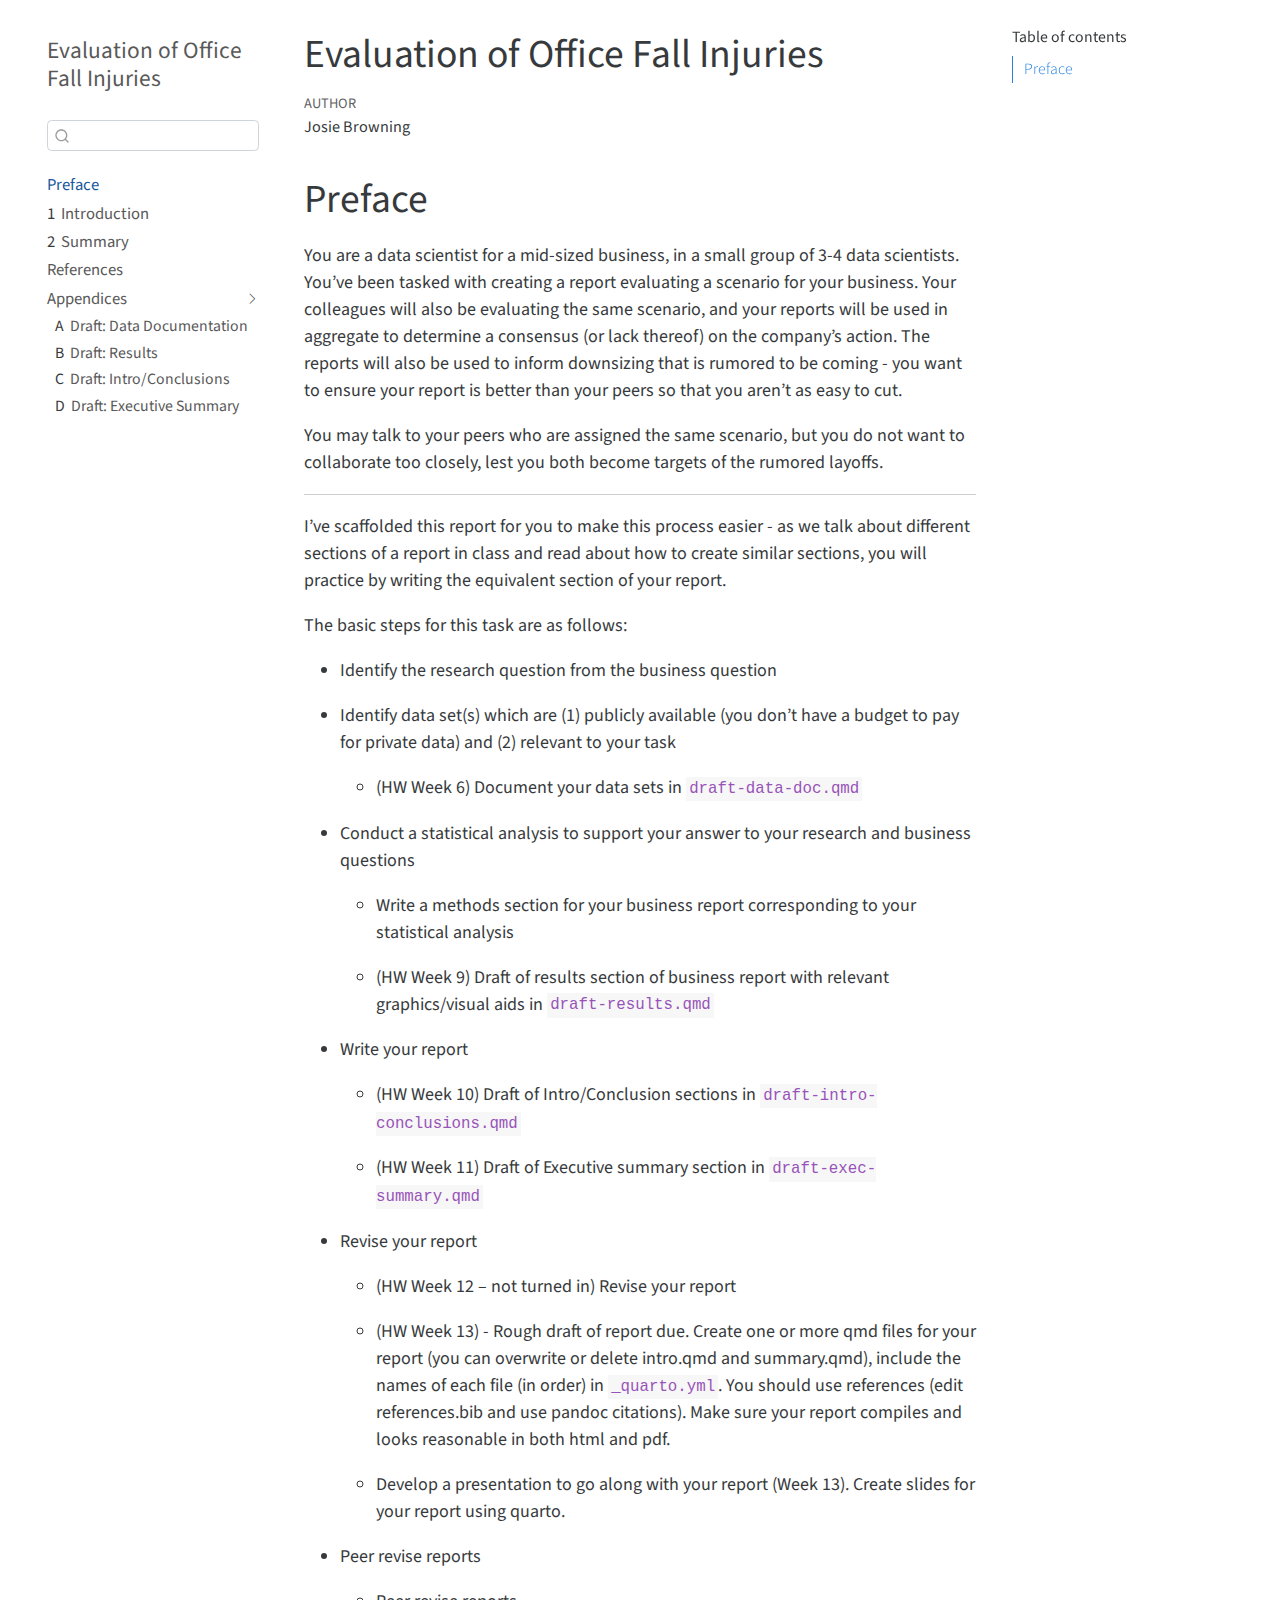
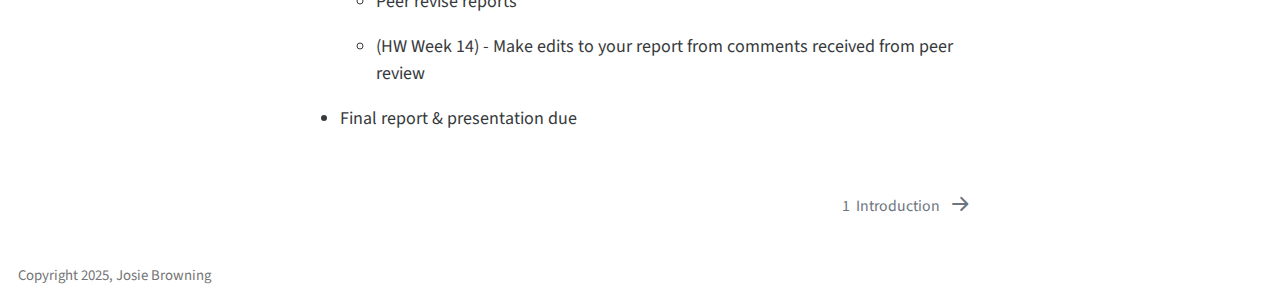
<file: docs/index.html>
<!DOCTYPE html>
<html xmlns="http://www.w3.org/1999/xhtml" lang="en" xml:lang="en"><head>

<meta charset="utf-8">
<meta name="generator" content="quarto-1.2.313">

<meta name="viewport" content="width=device-width, initial-scale=1.0, user-scalable=yes">

<meta name="author" content="Josie Browning">

<title>Evaluation of Office Fall Injuries</title>
<style>
code{white-space: pre-wrap;}
span.smallcaps{font-variant: small-caps;}
div.columns{display: flex; gap: min(4vw, 1.5em);}
div.column{flex: auto; overflow-x: auto;}
div.hanging-indent{margin-left: 1.5em; text-indent: -1.5em;}
ul.task-list{list-style: none;}
ul.task-list li input[type="checkbox"] {
  width: 0.8em;
  margin: 0 0.8em 0.2em -1.6em;
  vertical-align: middle;
}
</style>


<script src="site_libs/quarto-nav/quarto-nav.js"></script>
<script src="site_libs/quarto-nav/headroom.min.js"></script>
<script src="site_libs/clipboard/clipboard.min.js"></script>
<script src="site_libs/quarto-search/autocomplete.umd.js"></script>
<script src="site_libs/quarto-search/fuse.min.js"></script>
<script src="site_libs/quarto-search/quarto-search.js"></script>
<meta name="quarto:offset" content="./">
<link href="./intro.html" rel="next">
<script src="site_libs/quarto-html/quarto.js"></script>
<script src="site_libs/quarto-html/popper.min.js"></script>
<script src="site_libs/quarto-html/tippy.umd.min.js"></script>
<script src="site_libs/quarto-html/anchor.min.js"></script>
<link href="site_libs/quarto-html/tippy.css" rel="stylesheet">
<link href="site_libs/quarto-html/quarto-syntax-highlighting.css" rel="stylesheet" id="quarto-text-highlighting-styles">
<script src="site_libs/bootstrap/bootstrap.min.js"></script>
<link href="site_libs/bootstrap/bootstrap-icons.css" rel="stylesheet">
<link href="site_libs/bootstrap/bootstrap.min.css" rel="stylesheet" id="quarto-bootstrap" data-mode="light">
<script id="quarto-search-options" type="application/json">{
  "location": "sidebar",
  "copy-button": false,
  "collapse-after": 3,
  "panel-placement": "start",
  "type": "textbox",
  "limit": 20,
  "language": {
    "search-no-results-text": "No results",
    "search-matching-documents-text": "matching documents",
    "search-copy-link-title": "Copy link to search",
    "search-hide-matches-text": "Hide additional matches",
    "search-more-match-text": "more match in this document",
    "search-more-matches-text": "more matches in this document",
    "search-clear-button-title": "Clear",
    "search-detached-cancel-button-title": "Cancel",
    "search-submit-button-title": "Submit"
  }
}</script>


</head>

<body class="nav-sidebar floating">

<div id="quarto-search-results"></div>
  <header id="quarto-header" class="headroom fixed-top">
  <nav class="quarto-secondary-nav" data-bs-toggle="collapse" data-bs-target="#quarto-sidebar" aria-controls="quarto-sidebar" aria-expanded="false" aria-label="Toggle sidebar navigation" onclick="if (window.quartoToggleHeadroom) { window.quartoToggleHeadroom(); }">
    <div class="container-fluid d-flex justify-content-between">
      <h1 class="quarto-secondary-nav-title">Evaluation of Office Fall Injuries</h1>
      <button type="button" class="quarto-btn-toggle btn" aria-label="Show secondary navigation">
        <i class="bi bi-chevron-right"></i>
      </button>
    </div>
  </nav>
</header>
<!-- content -->
<div id="quarto-content" class="quarto-container page-columns page-rows-contents page-layout-article">
<!-- sidebar -->
  <nav id="quarto-sidebar" class="sidebar collapse sidebar-navigation floating overflow-auto">
    <div class="pt-lg-2 mt-2 text-left sidebar-header">
    <div class="sidebar-title mb-0 py-0">
      <a href="./">Evaluation of Office Fall Injuries</a> 
    </div>
      </div>
      <div class="mt-2 flex-shrink-0 align-items-center">
        <div class="sidebar-search">
        <div id="quarto-search" class="" title="Search"></div>
        </div>
      </div>
    <div class="sidebar-menu-container"> 
    <ul class="list-unstyled mt-1">
        <li class="sidebar-item">
  <div class="sidebar-item-container"> 
  <a href="./index.html" class="sidebar-item-text sidebar-link active">Preface</a>
  </div>
</li>
        <li class="sidebar-item">
  <div class="sidebar-item-container"> 
  <a href="./intro.html" class="sidebar-item-text sidebar-link"><span class="chapter-number">1</span>&nbsp; <span class="chapter-title">Introduction</span></a>
  </div>
</li>
        <li class="sidebar-item">
  <div class="sidebar-item-container"> 
  <a href="./summary.html" class="sidebar-item-text sidebar-link"><span class="chapter-number">2</span>&nbsp; <span class="chapter-title">Summary</span></a>
  </div>
</li>
        <li class="sidebar-item">
  <div class="sidebar-item-container"> 
  <a href="./references.html" class="sidebar-item-text sidebar-link">References</a>
  </div>
</li>
        <li class="sidebar-item sidebar-item-section">
      <div class="sidebar-item-container"> 
            <a class="sidebar-item-text sidebar-link text-start" data-bs-toggle="collapse" data-bs-target="#quarto-sidebar-section-1" aria-expanded="true">Appendices</a>
          <a class="sidebar-item-toggle text-start" data-bs-toggle="collapse" data-bs-target="#quarto-sidebar-section-1" aria-expanded="true">
            <i class="bi bi-chevron-right ms-2"></i>
          </a> 
      </div>
      <ul id="quarto-sidebar-section-1" class="collapse list-unstyled sidebar-section depth1 show">  
          <li class="sidebar-item">
  <div class="sidebar-item-container"> 
  <a href="./draft-data-doc.html" class="sidebar-item-text sidebar-link"><span class="chapter-number">A</span>&nbsp; <span class="chapter-title">Draft: Data Documentation</span></a>
  </div>
</li>
          <li class="sidebar-item">
  <div class="sidebar-item-container"> 
  <a href="./draft-results.html" class="sidebar-item-text sidebar-link"><span class="chapter-number">B</span>&nbsp; <span class="chapter-title">Draft: Results</span></a>
  </div>
</li>
          <li class="sidebar-item">
  <div class="sidebar-item-container"> 
  <a href="./draft-intro-conclusions.html" class="sidebar-item-text sidebar-link"><span class="chapter-number">C</span>&nbsp; <span class="chapter-title">Draft: Intro/Conclusions</span></a>
  </div>
</li>
          <li class="sidebar-item">
  <div class="sidebar-item-container"> 
  <a href="./draft-exec-summary.html" class="sidebar-item-text sidebar-link"><span class="chapter-number">D</span>&nbsp; <span class="chapter-title">Draft: Executive Summary</span></a>
  </div>
</li>
      </ul>
  </li>
    </ul>
    </div>
</nav>
<!-- margin-sidebar -->
    <div id="quarto-margin-sidebar" class="sidebar margin-sidebar">
        <nav id="TOC" role="doc-toc" class="toc-active">
    <h2 id="toc-title">Table of contents</h2>
   
  <ul>
  <li><a href="#preface" id="toc-preface" class="nav-link active" data-scroll-target="#preface">Preface</a></li>
  </ul>
</nav>
    </div>
<!-- main -->
<main class="content" id="quarto-document-content">

<header id="title-block-header" class="quarto-title-block default">
<div class="quarto-title">
<h1 class="title d-none d-lg-block">Evaluation of Office Fall Injuries</h1>
</div>



<div class="quarto-title-meta">

    <div>
    <div class="quarto-title-meta-heading">Author</div>
    <div class="quarto-title-meta-contents">
             <p>Josie Browning </p>
          </div>
  </div>
    
  
    
  </div>
  

</header>

<section id="preface" class="level1 unnumbered">
<h1 class="unnumbered">Preface</h1>
<p>You are a data scientist for a mid-sized business, in a small group of 3-4 data scientists. You’ve been tasked with creating a report evaluating a scenario for your business. Your colleagues will also be evaluating the same scenario, and your reports will be used in aggregate to determine a consensus (or lack thereof) on the company’s action. The reports will also be used to inform downsizing that is rumored to be coming - you want to ensure your report is better than your peers so that you aren’t as easy to cut.</p>
<p>You may talk to your peers who are assigned the same scenario, but you do not want to collaborate too closely, lest you both become targets of the rumored layoffs.</p>
<hr>
<p>I’ve scaffolded this report for you to make this process easier - as we talk about different sections of a report in class and read about how to create similar sections, you will practice by writing the equivalent section of your report.</p>
<p>The basic steps for this task are as follows:</p>
<ul>
<li><p>Identify the research question from the business question</p></li>
<li><p>Identify data set(s) which are (1) publicly available (you don’t have a budget to pay for private data) and (2) relevant to your task</p>
<ul>
<li>(HW Week 6) Document your data sets in <code>draft-data-doc.qmd</code></li>
</ul></li>
<li><p>Conduct a statistical analysis to support your answer to your research and business questions</p>
<ul>
<li><p>Write a methods section for your business report corresponding to your statistical analysis</p></li>
<li><p>(HW Week 9) Draft of results section of business report with relevant graphics/visual aids in <code>draft-results.qmd</code></p></li>
</ul></li>
<li><p>Write your report</p>
<ul>
<li><p>(HW Week 10) Draft of Intro/Conclusion sections in <code>draft-intro-conclusions.qmd</code></p></li>
<li><p>(HW Week 11) Draft of Executive summary section in <code>draft-exec-summary.qmd</code></p></li>
</ul></li>
<li><p>Revise your report</p>
<ul>
<li><p>(HW Week 12 – not turned in) Revise your report</p></li>
<li><p>(HW Week 13) - Rough draft of report due. Create one or more qmd files for your report (you can overwrite or delete intro.qmd and summary.qmd), include the names of each file (in order) in <code>_quarto.yml</code>. You should use references (edit references.bib and use pandoc citations). Make sure your report compiles and looks reasonable in both html and pdf.</p></li>
<li><p>Develop a presentation to go along with your report (Week 13). Create slides for your report using quarto.</p></li>
</ul></li>
<li><p>Peer revise reports</p>
<ul>
<li><p>Peer revise reports</p></li>
<li><p>(HW Week 14) - Make edits to your report from comments received from peer review</p></li>
</ul></li>
<li><p>Final report &amp; presentation due</p></li>
</ul>


</section>

</main> <!-- /main -->
<script id="quarto-html-after-body" type="application/javascript">
window.document.addEventListener("DOMContentLoaded", function (event) {
  const toggleBodyColorMode = (bsSheetEl) => {
    const mode = bsSheetEl.getAttribute("data-mode");
    const bodyEl = window.document.querySelector("body");
    if (mode === "dark") {
      bodyEl.classList.add("quarto-dark");
      bodyEl.classList.remove("quarto-light");
    } else {
      bodyEl.classList.add("quarto-light");
      bodyEl.classList.remove("quarto-dark");
    }
  }
  const toggleBodyColorPrimary = () => {
    const bsSheetEl = window.document.querySelector("link#quarto-bootstrap");
    if (bsSheetEl) {
      toggleBodyColorMode(bsSheetEl);
    }
  }
  toggleBodyColorPrimary();  
  const icon = "";
  const anchorJS = new window.AnchorJS();
  anchorJS.options = {
    placement: 'right',
    icon: icon
  };
  anchorJS.add('.anchored');
  const clipboard = new window.ClipboardJS('.code-copy-button', {
    target: function(trigger) {
      return trigger.previousElementSibling;
    }
  });
  clipboard.on('success', function(e) {
    // button target
    const button = e.trigger;
    // don't keep focus
    button.blur();
    // flash "checked"
    button.classList.add('code-copy-button-checked');
    var currentTitle = button.getAttribute("title");
    button.setAttribute("title", "Copied!");
    let tooltip;
    if (window.bootstrap) {
      button.setAttribute("data-bs-toggle", "tooltip");
      button.setAttribute("data-bs-placement", "left");
      button.setAttribute("data-bs-title", "Copied!");
      tooltip = new bootstrap.Tooltip(button, 
        { trigger: "manual", 
          customClass: "code-copy-button-tooltip",
          offset: [0, -8]});
      tooltip.show();    
    }
    setTimeout(function() {
      if (tooltip) {
        tooltip.hide();
        button.removeAttribute("data-bs-title");
        button.removeAttribute("data-bs-toggle");
        button.removeAttribute("data-bs-placement");
      }
      button.setAttribute("title", currentTitle);
      button.classList.remove('code-copy-button-checked');
    }, 1000);
    // clear code selection
    e.clearSelection();
  });
  function tippyHover(el, contentFn) {
    const config = {
      allowHTML: true,
      content: contentFn,
      maxWidth: 500,
      delay: 100,
      arrow: false,
      appendTo: function(el) {
          return el.parentElement;
      },
      interactive: true,
      interactiveBorder: 10,
      theme: 'quarto',
      placement: 'bottom-start'
    };
    window.tippy(el, config); 
  }
  const noterefs = window.document.querySelectorAll('a[role="doc-noteref"]');
  for (var i=0; i<noterefs.length; i++) {
    const ref = noterefs[i];
    tippyHover(ref, function() {
      // use id or data attribute instead here
      let href = ref.getAttribute('data-footnote-href') || ref.getAttribute('href');
      try { href = new URL(href).hash; } catch {}
      const id = href.replace(/^#\/?/, "");
      const note = window.document.getElementById(id);
      return note.innerHTML;
    });
  }
  const findCites = (el) => {
    const parentEl = el.parentElement;
    if (parentEl) {
      const cites = parentEl.dataset.cites;
      if (cites) {
        return {
          el,
          cites: cites.split(' ')
        };
      } else {
        return findCites(el.parentElement)
      }
    } else {
      return undefined;
    }
  };
  var bibliorefs = window.document.querySelectorAll('a[role="doc-biblioref"]');
  for (var i=0; i<bibliorefs.length; i++) {
    const ref = bibliorefs[i];
    const citeInfo = findCites(ref);
    if (citeInfo) {
      tippyHover(citeInfo.el, function() {
        var popup = window.document.createElement('div');
        citeInfo.cites.forEach(function(cite) {
          var citeDiv = window.document.createElement('div');
          citeDiv.classList.add('hanging-indent');
          citeDiv.classList.add('csl-entry');
          var biblioDiv = window.document.getElementById('ref-' + cite);
          if (biblioDiv) {
            citeDiv.innerHTML = biblioDiv.innerHTML;
          }
          popup.appendChild(citeDiv);
        });
        return popup.innerHTML;
      });
    }
  }
});
</script>
<nav class="page-navigation">
  <div class="nav-page nav-page-previous">
  </div>
  <div class="nav-page nav-page-next">
      <a href="./intro.html" class="pagination-link">
        <span class="nav-page-text"><span class="chapter-number">1</span>&nbsp; <span class="chapter-title">Introduction</span></span> <i class="bi bi-arrow-right-short"></i>
      </a>
  </div>
</nav>
</div> <!-- /content -->
<footer class="footer">
  <div class="nav-footer">
    <div class="nav-footer-left">Copyright 2025, Josie Browning</div>   
  </div>
</footer>



</body></html>
</file>
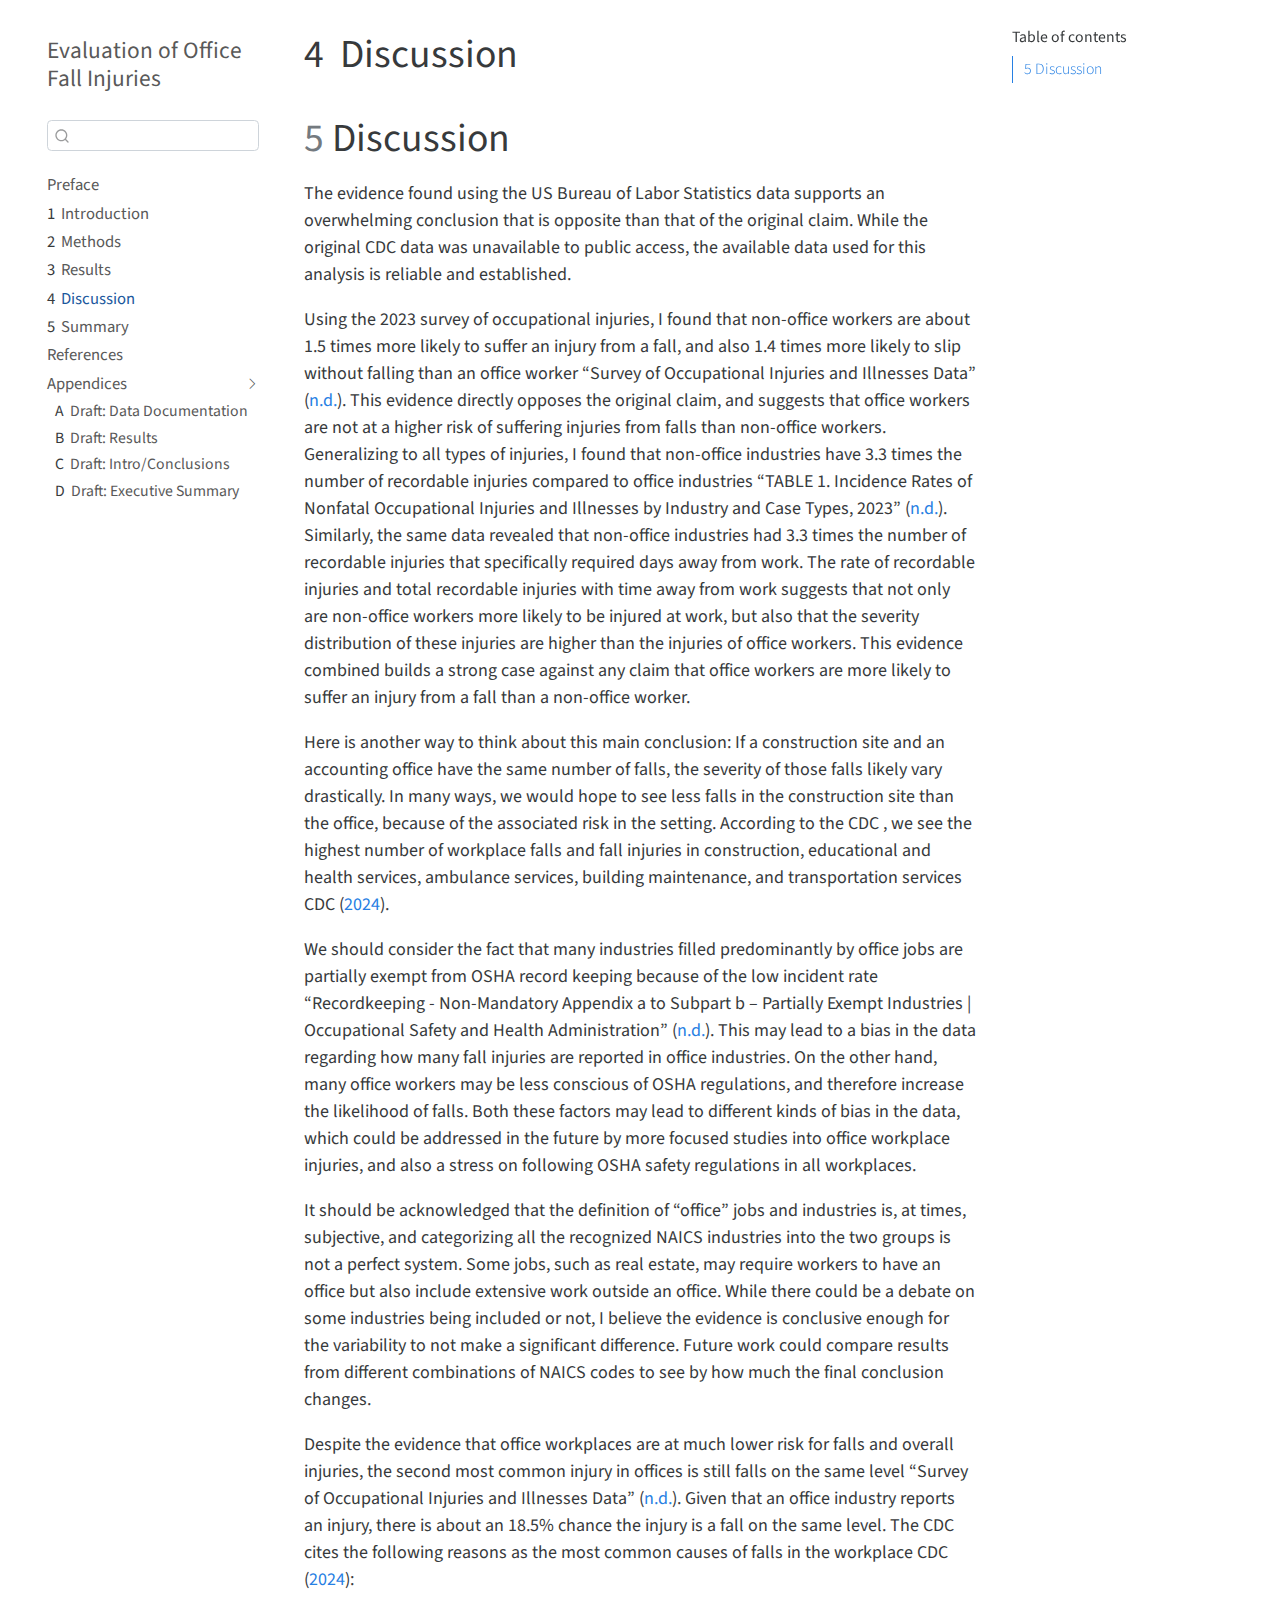
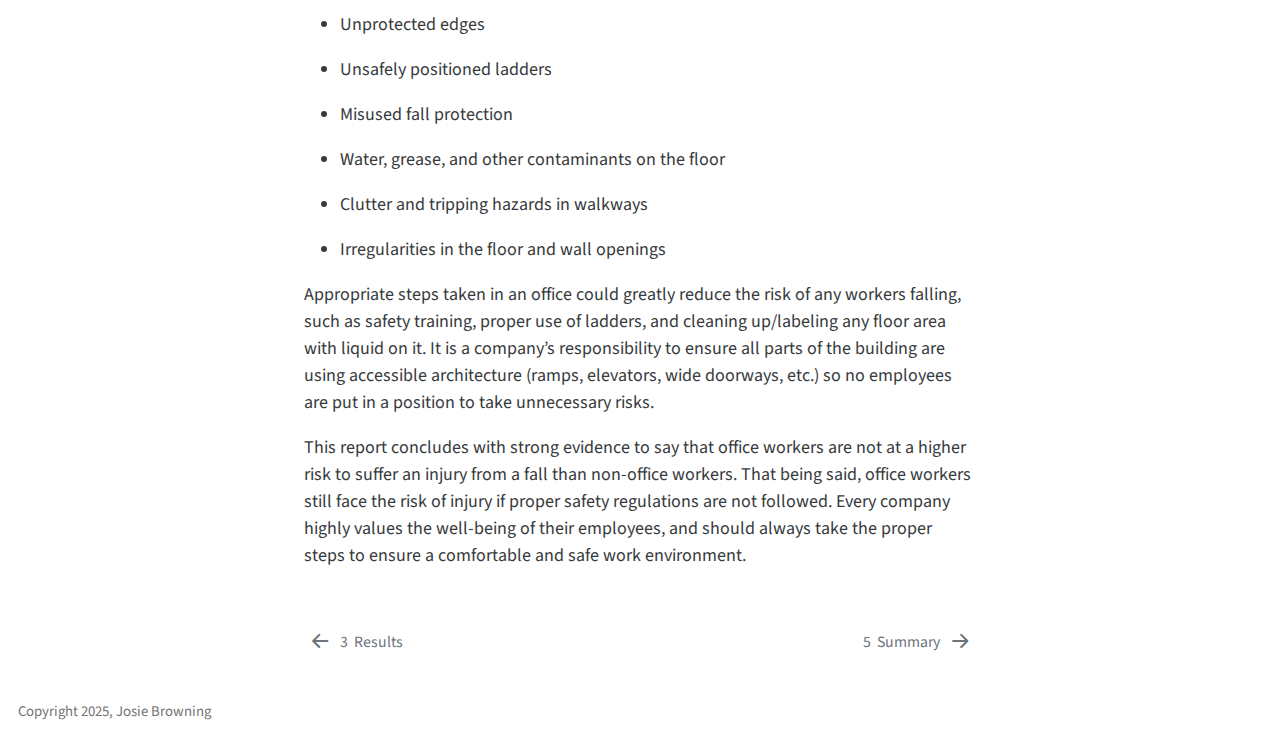
<file: docs/discussion.html>
<!DOCTYPE html>
<html xmlns="http://www.w3.org/1999/xhtml" lang="en" xml:lang="en"><head>

<meta charset="utf-8">
<meta name="generator" content="quarto-1.2.313">

<meta name="viewport" content="width=device-width, initial-scale=1.0, user-scalable=yes">


<title>Evaluation of Office Fall Injuries - 4&nbsp; Discussion</title>
<style>
code{white-space: pre-wrap;}
span.smallcaps{font-variant: small-caps;}
div.columns{display: flex; gap: min(4vw, 1.5em);}
div.column{flex: auto; overflow-x: auto;}
div.hanging-indent{margin-left: 1.5em; text-indent: -1.5em;}
ul.task-list{list-style: none;}
ul.task-list li input[type="checkbox"] {
  width: 0.8em;
  margin: 0 0.8em 0.2em -1.6em;
  vertical-align: middle;
}
div.csl-bib-body { }
div.csl-entry {
  clear: both;
}
.hanging div.csl-entry {
  margin-left:2em;
  text-indent:-2em;
}
div.csl-left-margin {
  min-width:2em;
  float:left;
}
div.csl-right-inline {
  margin-left:2em;
  padding-left:1em;
}
div.csl-indent {
  margin-left: 2em;
}
</style>


<script src="site_libs/quarto-nav/quarto-nav.js"></script>
<script src="site_libs/quarto-nav/headroom.min.js"></script>
<script src="site_libs/clipboard/clipboard.min.js"></script>
<script src="site_libs/quarto-search/autocomplete.umd.js"></script>
<script src="site_libs/quarto-search/fuse.min.js"></script>
<script src="site_libs/quarto-search/quarto-search.js"></script>
<meta name="quarto:offset" content="./">
<link href="./summary.html" rel="next">
<link href="./results.html" rel="prev">
<script src="site_libs/quarto-html/quarto.js"></script>
<script src="site_libs/quarto-html/popper.min.js"></script>
<script src="site_libs/quarto-html/tippy.umd.min.js"></script>
<script src="site_libs/quarto-html/anchor.min.js"></script>
<link href="site_libs/quarto-html/tippy.css" rel="stylesheet">
<link href="site_libs/quarto-html/quarto-syntax-highlighting.css" rel="stylesheet" id="quarto-text-highlighting-styles">
<script src="site_libs/bootstrap/bootstrap.min.js"></script>
<link href="site_libs/bootstrap/bootstrap-icons.css" rel="stylesheet">
<link href="site_libs/bootstrap/bootstrap.min.css" rel="stylesheet" id="quarto-bootstrap" data-mode="light">
<script id="quarto-search-options" type="application/json">{
  "location": "sidebar",
  "copy-button": false,
  "collapse-after": 3,
  "panel-placement": "start",
  "type": "textbox",
  "limit": 20,
  "language": {
    "search-no-results-text": "No results",
    "search-matching-documents-text": "matching documents",
    "search-copy-link-title": "Copy link to search",
    "search-hide-matches-text": "Hide additional matches",
    "search-more-match-text": "more match in this document",
    "search-more-matches-text": "more matches in this document",
    "search-clear-button-title": "Clear",
    "search-detached-cancel-button-title": "Cancel",
    "search-submit-button-title": "Submit"
  }
}</script>


</head>

<body class="nav-sidebar floating">

<div id="quarto-search-results"></div>
  <header id="quarto-header" class="headroom fixed-top">
  <nav class="quarto-secondary-nav" data-bs-toggle="collapse" data-bs-target="#quarto-sidebar" aria-controls="quarto-sidebar" aria-expanded="false" aria-label="Toggle sidebar navigation" onclick="if (window.quartoToggleHeadroom) { window.quartoToggleHeadroom(); }">
    <div class="container-fluid d-flex justify-content-between">
      <h1 class="quarto-secondary-nav-title"><span class="chapter-number">4</span>&nbsp; <span class="chapter-title">Discussion</span></h1>
      <button type="button" class="quarto-btn-toggle btn" aria-label="Show secondary navigation">
        <i class="bi bi-chevron-right"></i>
      </button>
    </div>
  </nav>
</header>
<!-- content -->
<div id="quarto-content" class="quarto-container page-columns page-rows-contents page-layout-article">
<!-- sidebar -->
  <nav id="quarto-sidebar" class="sidebar collapse sidebar-navigation floating overflow-auto">
    <div class="pt-lg-2 mt-2 text-left sidebar-header">
    <div class="sidebar-title mb-0 py-0">
      <a href="./">Evaluation of Office Fall Injuries</a> 
    </div>
      </div>
      <div class="mt-2 flex-shrink-0 align-items-center">
        <div class="sidebar-search">
        <div id="quarto-search" class="" title="Search"></div>
        </div>
      </div>
    <div class="sidebar-menu-container"> 
    <ul class="list-unstyled mt-1">
        <li class="sidebar-item">
  <div class="sidebar-item-container"> 
  <a href="./index.html" class="sidebar-item-text sidebar-link">Preface</a>
  </div>
</li>
        <li class="sidebar-item">
  <div class="sidebar-item-container"> 
  <a href="./intro.html" class="sidebar-item-text sidebar-link"><span class="chapter-number">1</span>&nbsp; <span class="chapter-title">Introduction</span></a>
  </div>
</li>
        <li class="sidebar-item">
  <div class="sidebar-item-container"> 
  <a href="./methods.html" class="sidebar-item-text sidebar-link"><span class="chapter-number">2</span>&nbsp; <span class="chapter-title">Methods</span></a>
  </div>
</li>
        <li class="sidebar-item">
  <div class="sidebar-item-container"> 
  <a href="./results.html" class="sidebar-item-text sidebar-link"><span class="chapter-number">3</span>&nbsp; <span class="chapter-title">Results</span></a>
  </div>
</li>
        <li class="sidebar-item">
  <div class="sidebar-item-container"> 
  <a href="./discussion.html" class="sidebar-item-text sidebar-link active"><span class="chapter-number">4</span>&nbsp; <span class="chapter-title">Discussion</span></a>
  </div>
</li>
        <li class="sidebar-item">
  <div class="sidebar-item-container"> 
  <a href="./summary.html" class="sidebar-item-text sidebar-link"><span class="chapter-number">5</span>&nbsp; <span class="chapter-title">Summary</span></a>
  </div>
</li>
        <li class="sidebar-item">
  <div class="sidebar-item-container"> 
  <a href="./references.html" class="sidebar-item-text sidebar-link">References</a>
  </div>
</li>
        <li class="sidebar-item sidebar-item-section">
      <div class="sidebar-item-container"> 
            <a class="sidebar-item-text sidebar-link text-start" data-bs-toggle="collapse" data-bs-target="#quarto-sidebar-section-1" aria-expanded="true">Appendices</a>
          <a class="sidebar-item-toggle text-start" data-bs-toggle="collapse" data-bs-target="#quarto-sidebar-section-1" aria-expanded="true">
            <i class="bi bi-chevron-right ms-2"></i>
          </a> 
      </div>
      <ul id="quarto-sidebar-section-1" class="collapse list-unstyled sidebar-section depth1 show">  
          <li class="sidebar-item">
  <div class="sidebar-item-container"> 
  <a href="./draft-data-doc.html" class="sidebar-item-text sidebar-link"><span class="chapter-number">A</span>&nbsp; <span class="chapter-title">Draft: Data Documentation</span></a>
  </div>
</li>
          <li class="sidebar-item">
  <div class="sidebar-item-container"> 
  <a href="./draft-results.html" class="sidebar-item-text sidebar-link"><span class="chapter-number">B</span>&nbsp; <span class="chapter-title">Draft: Results</span></a>
  </div>
</li>
          <li class="sidebar-item">
  <div class="sidebar-item-container"> 
  <a href="./draft-intro-conclusions.html" class="sidebar-item-text sidebar-link"><span class="chapter-number">C</span>&nbsp; <span class="chapter-title">Draft: Intro/Conclusions</span></a>
  </div>
</li>
          <li class="sidebar-item">
  <div class="sidebar-item-container"> 
  <a href="./draft-exec-summary.html" class="sidebar-item-text sidebar-link"><span class="chapter-number">D</span>&nbsp; <span class="chapter-title">Draft: Executive Summary</span></a>
  </div>
</li>
      </ul>
  </li>
    </ul>
    </div>
</nav>
<!-- margin-sidebar -->
    <div id="quarto-margin-sidebar" class="sidebar margin-sidebar">
        <nav id="TOC" role="doc-toc" class="toc-active">
    <h2 id="toc-title">Table of contents</h2>
   
  <ul>
  <li><a href="#discussion" id="toc-discussion" class="nav-link active" data-scroll-target="#discussion"><span class="toc-section-number">5</span>  Discussion</a></li>
  </ul>
</nav>
    </div>
<!-- main -->
<main class="content" id="quarto-document-content">

<header id="title-block-header" class="quarto-title-block default">
<div class="quarto-title">
<h1 class="title d-none d-lg-block"><span class="chapter-number">4</span>&nbsp; <span class="chapter-title">Discussion</span></h1>
</div>



<div class="quarto-title-meta">

    
  
    
  </div>
  

</header>

<section id="discussion" class="level1" data-number="5">
<h1 data-number="5"><span class="header-section-number">5</span> Discussion</h1>
<p>The evidence found using the US Bureau of Labor Statistics data supports an overwhelming conclusion that is opposite than that of the original claim. While the original CDC data was unavailable to public access, the available data used for this analysis is reliable and established.</p>
<p>Using the 2023 survey of occupational injuries, I found that non-office workers are about 1.5 times more likely to suffer an injury from a fall, and also 1.4 times more likely to slip without falling than an office worker <span class="citation" data-cites="SurveyOccupationalInjuries"><span>“Survey of Occupational Injuries and Illnesses Data”</span> (<a href="references.html#ref-SurveyOccupationalInjuries" role="doc-biblioref">n.d.</a>)</span>. This evidence directly opposes the original claim, and suggests that office workers are not at a higher risk of suffering injuries from falls than non-office workers. Generalizing to all types of injuries, I found that non-office industries have 3.3 times the number of recordable injuries compared to office industries <span class="citation" data-cites="TABLE1Incidence"><span>“TABLE 1. Incidence Rates of Nonfatal Occupational Injuries and Illnesses by Industry and Case Types, 2023”</span> (<a href="references.html#ref-TABLE1Incidence" role="doc-biblioref">n.d.</a>)</span>. Similarly, the same data revealed that non-office industries had 3.3 times the number of recordable injuries that specifically required days away from work. The rate of recordable injuries and total recordable injuries with time away from work suggests that not only are non-office workers more likely to be injured at work, but also that the severity distribution of these injuries are higher than the injuries of office workers. This evidence combined builds a strong case against any claim that office workers are more likely to suffer an injury from a fall than a non-office worker.</p>
<p>Here is another way to think about this main conclusion: If a construction site and an accounting office have the same number of falls, the severity of those falls likely vary drastically. In many ways, we would hope to see less falls in the construction site than the office, because of the associated risk in the setting. According to the CDC , we see the highest number of workplace falls and fall injuries in construction, educational and health services, ambulance services, building maintenance, and transportation services <span class="citation" data-cites="cdcFallsWorkplace2024">CDC (<a href="references.html#ref-cdcFallsWorkplace2024" role="doc-biblioref">2024</a>)</span>.</p>
<p>We should consider the fact that many industries filled predominantly by office jobs are partially exempt from OSHA record keeping because of the low incident rate <span class="citation" data-cites="RecordkeepingNonMandatoryAppendix"><span>“Recordkeeping - Non-Mandatory Appendix a to Subpart b – Partially Exempt Industries | Occupational Safety and Health Administration”</span> (<a href="references.html#ref-RecordkeepingNonMandatoryAppendix" role="doc-biblioref">n.d.</a>)</span>. This may lead to a bias in the data regarding how many fall injuries are reported in office industries. On the other hand, many office workers may be less conscious of OSHA regulations, and therefore increase the likelihood of falls. Both these factors may lead to different kinds of bias in the data, which could be addressed in the future by more focused studies into office workplace injuries, and also a stress on following OSHA safety regulations in all workplaces.</p>
<p>It should be acknowledged that the definition of “office” jobs and industries is, at times, subjective, and categorizing all the recognized NAICS industries into the two groups is not a perfect system. Some jobs, such as real estate, may require workers to have an office but also include extensive work outside an office. While there could be a debate on some industries being included or not, I believe the evidence is conclusive enough for the variability to not make a significant difference. Future work could compare results from different combinations of NAICS codes to see by how much the final conclusion changes.</p>
<p>Despite the evidence that office workplaces are at much lower risk for falls and overall injuries, the second most common injury in offices is still falls on the same level <span class="citation" data-cites="SurveyOccupationalInjuries"><span>“Survey of Occupational Injuries and Illnesses Data”</span> (<a href="references.html#ref-SurveyOccupationalInjuries" role="doc-biblioref">n.d.</a>)</span>. Given that an office industry reports an injury, there is about an 18.5% chance the injury is a fall on the same level. The CDC cites the following reasons as the most common causes of falls in the workplace <span class="citation" data-cites="cdcFallsWorkplace2024">CDC (<a href="references.html#ref-cdcFallsWorkplace2024" role="doc-biblioref">2024</a>)</span>:</p>
<ul>
<li><p>Unprotected edges</p></li>
<li><p>Unsafely positioned ladders</p></li>
<li><p>Misused fall protection</p></li>
<li><p>Water, grease, and other contaminants on the floor</p></li>
<li><p>Clutter and tripping hazards in walkways</p></li>
<li><p>Irregularities in the floor and wall openings</p></li>
</ul>
<p>Appropriate steps taken in an office could greatly reduce the risk of any workers falling, such as safety training, proper use of ladders, and cleaning up/labeling any floor area with liquid on it. It is a company’s responsibility to ensure all parts of the building are using accessible architecture (ramps, elevators, wide doorways, etc.) so no employees are put in a position to take unnecessary risks.</p>
<p>This report concludes with strong evidence to say that office workers are not at a higher risk to suffer an injury from a fall than non-office workers. That being said, office workers still face the risk of injury if proper safety regulations are not followed. Every company highly values the well-being of their employees, and should always take the proper steps to ensure a comfortable and safe work environment.</p>


<div id="refs" class="references csl-bib-body hanging-indent" role="doc-bibliography" style="display: none">
<div id="ref-cdcFallsWorkplace2024" class="csl-entry" role="doc-biblioentry">
CDC. 2024. <span>“About Falls in the Workplace.”</span> <em>Falls in the Workplace</em>. <a href="https://www.cdc.gov/niosh/falls/about/index.html">https://www.cdc.gov/niosh/falls/about/index.html</a>.
</div>
<div id="ref-RecordkeepingNonMandatoryAppendix" class="csl-entry" role="doc-biblioentry">
<span>“Recordkeeping - Non-Mandatory Appendix a to Subpart b – Partially Exempt Industries | Occupational Safety and Health Administration.”</span> n.d. <a href="https://www.osha.gov/recordkeeping/presentations/exempttable">https://www.osha.gov/recordkeeping/presentations/exempttable</a>.
</div>
<div id="ref-SurveyOccupationalInjuries" class="csl-entry" role="doc-biblioentry">
<span>“Survey of Occupational Injuries and Illnesses Data.”</span> n.d. <em>Bureau of Labor Statistics</em>. <a href="https://www.bls.gov/iif/nonfatal-injuries-and-illnesses-tables.htm">https://www.bls.gov/iif/nonfatal-injuries-and-illnesses-tables.htm</a>.
</div>
<div id="ref-TABLE1Incidence" class="csl-entry" role="doc-biblioentry">
<span>“TABLE 1. Incidence Rates of Nonfatal Occupational Injuries and Illnesses by Industry and Case Types, 2023.”</span> n.d. <em>Bureau of Labor Statistics</em>. <a href="https://www.bls.gov/web/osh/table-1-industry-rates-national.htm">https://www.bls.gov/web/osh/table-1-industry-rates-national.htm</a>.
</div>
</div>
</section>

</main> <!-- /main -->
<script id="quarto-html-after-body" type="application/javascript">
window.document.addEventListener("DOMContentLoaded", function (event) {
  const toggleBodyColorMode = (bsSheetEl) => {
    const mode = bsSheetEl.getAttribute("data-mode");
    const bodyEl = window.document.querySelector("body");
    if (mode === "dark") {
      bodyEl.classList.add("quarto-dark");
      bodyEl.classList.remove("quarto-light");
    } else {
      bodyEl.classList.add("quarto-light");
      bodyEl.classList.remove("quarto-dark");
    }
  }
  const toggleBodyColorPrimary = () => {
    const bsSheetEl = window.document.querySelector("link#quarto-bootstrap");
    if (bsSheetEl) {
      toggleBodyColorMode(bsSheetEl);
    }
  }
  toggleBodyColorPrimary();  
  const icon = "";
  const anchorJS = new window.AnchorJS();
  anchorJS.options = {
    placement: 'right',
    icon: icon
  };
  anchorJS.add('.anchored');
  const clipboard = new window.ClipboardJS('.code-copy-button', {
    target: function(trigger) {
      return trigger.previousElementSibling;
    }
  });
  clipboard.on('success', function(e) {
    // button target
    const button = e.trigger;
    // don't keep focus
    button.blur();
    // flash "checked"
    button.classList.add('code-copy-button-checked');
    var currentTitle = button.getAttribute("title");
    button.setAttribute("title", "Copied!");
    let tooltip;
    if (window.bootstrap) {
      button.setAttribute("data-bs-toggle", "tooltip");
      button.setAttribute("data-bs-placement", "left");
      button.setAttribute("data-bs-title", "Copied!");
      tooltip = new bootstrap.Tooltip(button, 
        { trigger: "manual", 
          customClass: "code-copy-button-tooltip",
          offset: [0, -8]});
      tooltip.show();    
    }
    setTimeout(function() {
      if (tooltip) {
        tooltip.hide();
        button.removeAttribute("data-bs-title");
        button.removeAttribute("data-bs-toggle");
        button.removeAttribute("data-bs-placement");
      }
      button.setAttribute("title", currentTitle);
      button.classList.remove('code-copy-button-checked');
    }, 1000);
    // clear code selection
    e.clearSelection();
  });
  function tippyHover(el, contentFn) {
    const config = {
      allowHTML: true,
      content: contentFn,
      maxWidth: 500,
      delay: 100,
      arrow: false,
      appendTo: function(el) {
          return el.parentElement;
      },
      interactive: true,
      interactiveBorder: 10,
      theme: 'quarto',
      placement: 'bottom-start'
    };
    window.tippy(el, config); 
  }
  const noterefs = window.document.querySelectorAll('a[role="doc-noteref"]');
  for (var i=0; i<noterefs.length; i++) {
    const ref = noterefs[i];
    tippyHover(ref, function() {
      // use id or data attribute instead here
      let href = ref.getAttribute('data-footnote-href') || ref.getAttribute('href');
      try { href = new URL(href).hash; } catch {}
      const id = href.replace(/^#\/?/, "");
      const note = window.document.getElementById(id);
      return note.innerHTML;
    });
  }
  const findCites = (el) => {
    const parentEl = el.parentElement;
    if (parentEl) {
      const cites = parentEl.dataset.cites;
      if (cites) {
        return {
          el,
          cites: cites.split(' ')
        };
      } else {
        return findCites(el.parentElement)
      }
    } else {
      return undefined;
    }
  };
  var bibliorefs = window.document.querySelectorAll('a[role="doc-biblioref"]');
  for (var i=0; i<bibliorefs.length; i++) {
    const ref = bibliorefs[i];
    const citeInfo = findCites(ref);
    if (citeInfo) {
      tippyHover(citeInfo.el, function() {
        var popup = window.document.createElement('div');
        citeInfo.cites.forEach(function(cite) {
          var citeDiv = window.document.createElement('div');
          citeDiv.classList.add('hanging-indent');
          citeDiv.classList.add('csl-entry');
          var biblioDiv = window.document.getElementById('ref-' + cite);
          if (biblioDiv) {
            citeDiv.innerHTML = biblioDiv.innerHTML;
          }
          popup.appendChild(citeDiv);
        });
        return popup.innerHTML;
      });
    }
  }
});
</script>
<nav class="page-navigation">
  <div class="nav-page nav-page-previous">
      <a href="./results.html" class="pagination-link">
        <i class="bi bi-arrow-left-short"></i> <span class="nav-page-text"><span class="chapter-number">3</span>&nbsp; <span class="chapter-title">Results</span></span>
      </a>          
  </div>
  <div class="nav-page nav-page-next">
      <a href="./summary.html" class="pagination-link">
        <span class="nav-page-text"><span class="chapter-number">5</span>&nbsp; <span class="chapter-title">Summary</span></span> <i class="bi bi-arrow-right-short"></i>
      </a>
  </div>
</nav>
</div> <!-- /content -->
<footer class="footer">
  <div class="nav-footer">
    <div class="nav-footer-left">Copyright 2025, Josie Browning</div>   
  </div>
</footer>



</body></html>
</file>
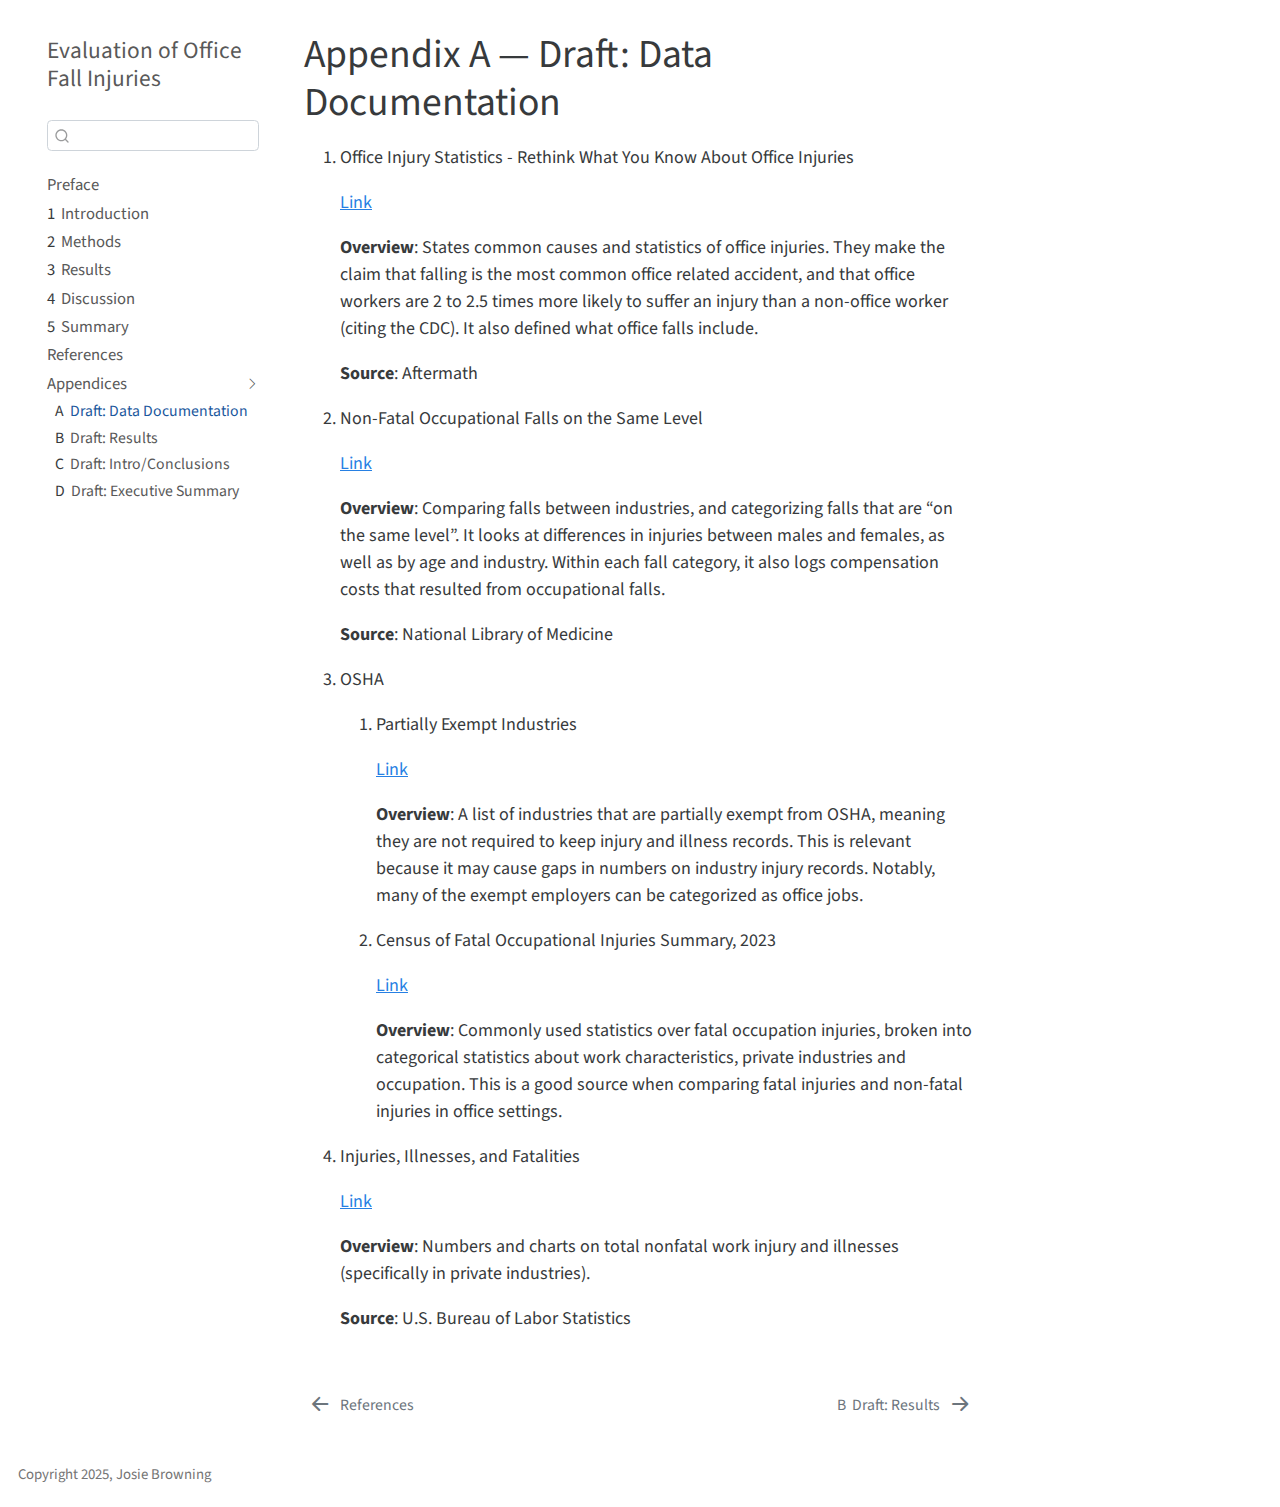
<file: docs/draft-data-doc.html>
<!DOCTYPE html>
<html xmlns="http://www.w3.org/1999/xhtml" lang="en" xml:lang="en"><head>

<meta charset="utf-8">
<meta name="generator" content="quarto-1.2.313">

<meta name="viewport" content="width=device-width, initial-scale=1.0, user-scalable=yes">


<title>Evaluation of Office Fall Injuries - Appendix A — Draft: Data Documentation</title>
<style>
code{white-space: pre-wrap;}
span.smallcaps{font-variant: small-caps;}
div.columns{display: flex; gap: min(4vw, 1.5em);}
div.column{flex: auto; overflow-x: auto;}
div.hanging-indent{margin-left: 1.5em; text-indent: -1.5em;}
ul.task-list{list-style: none;}
ul.task-list li input[type="checkbox"] {
  width: 0.8em;
  margin: 0 0.8em 0.2em -1.6em;
  vertical-align: middle;
}
</style>


<script src="site_libs/quarto-nav/quarto-nav.js"></script>
<script src="site_libs/quarto-nav/headroom.min.js"></script>
<script src="site_libs/clipboard/clipboard.min.js"></script>
<script src="site_libs/quarto-search/autocomplete.umd.js"></script>
<script src="site_libs/quarto-search/fuse.min.js"></script>
<script src="site_libs/quarto-search/quarto-search.js"></script>
<meta name="quarto:offset" content="./">
<link href="./draft-results.html" rel="next">
<link href="./references.html" rel="prev">
<script src="site_libs/quarto-html/quarto.js"></script>
<script src="site_libs/quarto-html/popper.min.js"></script>
<script src="site_libs/quarto-html/tippy.umd.min.js"></script>
<script src="site_libs/quarto-html/anchor.min.js"></script>
<link href="site_libs/quarto-html/tippy.css" rel="stylesheet">
<link href="site_libs/quarto-html/quarto-syntax-highlighting.css" rel="stylesheet" id="quarto-text-highlighting-styles">
<script src="site_libs/bootstrap/bootstrap.min.js"></script>
<link href="site_libs/bootstrap/bootstrap-icons.css" rel="stylesheet">
<link href="site_libs/bootstrap/bootstrap.min.css" rel="stylesheet" id="quarto-bootstrap" data-mode="light">
<script id="quarto-search-options" type="application/json">{
  "location": "sidebar",
  "copy-button": false,
  "collapse-after": 3,
  "panel-placement": "start",
  "type": "textbox",
  "limit": 20,
  "language": {
    "search-no-results-text": "No results",
    "search-matching-documents-text": "matching documents",
    "search-copy-link-title": "Copy link to search",
    "search-hide-matches-text": "Hide additional matches",
    "search-more-match-text": "more match in this document",
    "search-more-matches-text": "more matches in this document",
    "search-clear-button-title": "Clear",
    "search-detached-cancel-button-title": "Cancel",
    "search-submit-button-title": "Submit"
  }
}</script>


</head>

<body class="nav-sidebar floating">

<div id="quarto-search-results"></div>
  <header id="quarto-header" class="headroom fixed-top">
  <nav class="quarto-secondary-nav" data-bs-toggle="collapse" data-bs-target="#quarto-sidebar" aria-controls="quarto-sidebar" aria-expanded="false" aria-label="Toggle sidebar navigation" onclick="if (window.quartoToggleHeadroom) { window.quartoToggleHeadroom(); }">
    <div class="container-fluid d-flex justify-content-between">
      <h1 class="quarto-secondary-nav-title">Appendix A — Draft: Data Documentation</h1>
      <button type="button" class="quarto-btn-toggle btn" aria-label="Show secondary navigation">
        <i class="bi bi-chevron-right"></i>
      </button>
    </div>
  </nav>
</header>
<!-- content -->
<div id="quarto-content" class="quarto-container page-columns page-rows-contents page-layout-article">
<!-- sidebar -->
  <nav id="quarto-sidebar" class="sidebar collapse sidebar-navigation floating overflow-auto">
    <div class="pt-lg-2 mt-2 text-left sidebar-header">
    <div class="sidebar-title mb-0 py-0">
      <a href="./">Evaluation of Office Fall Injuries</a> 
    </div>
      </div>
      <div class="mt-2 flex-shrink-0 align-items-center">
        <div class="sidebar-search">
        <div id="quarto-search" class="" title="Search"></div>
        </div>
      </div>
    <div class="sidebar-menu-container"> 
    <ul class="list-unstyled mt-1">
        <li class="sidebar-item">
  <div class="sidebar-item-container"> 
  <a href="./index.html" class="sidebar-item-text sidebar-link">Preface</a>
  </div>
</li>
        <li class="sidebar-item">
  <div class="sidebar-item-container"> 
  <a href="./intro.html" class="sidebar-item-text sidebar-link"><span class="chapter-number">1</span>&nbsp; <span class="chapter-title">Introduction</span></a>
  </div>
</li>
        <li class="sidebar-item">
  <div class="sidebar-item-container"> 
  <a href="./methods.html" class="sidebar-item-text sidebar-link"><span class="chapter-number">2</span>&nbsp; <span class="chapter-title">Methods</span></a>
  </div>
</li>
        <li class="sidebar-item">
  <div class="sidebar-item-container"> 
  <a href="./results.html" class="sidebar-item-text sidebar-link"><span class="chapter-number">3</span>&nbsp; <span class="chapter-title">Results</span></a>
  </div>
</li>
        <li class="sidebar-item">
  <div class="sidebar-item-container"> 
  <a href="./discussion.html" class="sidebar-item-text sidebar-link"><span class="chapter-number">4</span>&nbsp; <span class="chapter-title">Discussion</span></a>
  </div>
</li>
        <li class="sidebar-item">
  <div class="sidebar-item-container"> 
  <a href="./summary.html" class="sidebar-item-text sidebar-link"><span class="chapter-number">5</span>&nbsp; <span class="chapter-title">Summary</span></a>
  </div>
</li>
        <li class="sidebar-item">
  <div class="sidebar-item-container"> 
  <a href="./references.html" class="sidebar-item-text sidebar-link">References</a>
  </div>
</li>
        <li class="sidebar-item sidebar-item-section">
      <div class="sidebar-item-container"> 
            <a class="sidebar-item-text sidebar-link text-start" data-bs-toggle="collapse" data-bs-target="#quarto-sidebar-section-1" aria-expanded="true">Appendices</a>
          <a class="sidebar-item-toggle text-start" data-bs-toggle="collapse" data-bs-target="#quarto-sidebar-section-1" aria-expanded="true">
            <i class="bi bi-chevron-right ms-2"></i>
          </a> 
      </div>
      <ul id="quarto-sidebar-section-1" class="collapse list-unstyled sidebar-section depth1 show">  
          <li class="sidebar-item">
  <div class="sidebar-item-container"> 
  <a href="./draft-data-doc.html" class="sidebar-item-text sidebar-link active"><span class="chapter-number">A</span>&nbsp; <span class="chapter-title">Draft: Data Documentation</span></a>
  </div>
</li>
          <li class="sidebar-item">
  <div class="sidebar-item-container"> 
  <a href="./draft-results.html" class="sidebar-item-text sidebar-link"><span class="chapter-number">B</span>&nbsp; <span class="chapter-title">Draft: Results</span></a>
  </div>
</li>
          <li class="sidebar-item">
  <div class="sidebar-item-container"> 
  <a href="./draft-intro-conclusions.html" class="sidebar-item-text sidebar-link"><span class="chapter-number">C</span>&nbsp; <span class="chapter-title">Draft: Intro/Conclusions</span></a>
  </div>
</li>
          <li class="sidebar-item">
  <div class="sidebar-item-container"> 
  <a href="./draft-exec-summary.html" class="sidebar-item-text sidebar-link"><span class="chapter-number">D</span>&nbsp; <span class="chapter-title">Draft: Executive Summary</span></a>
  </div>
</li>
      </ul>
  </li>
    </ul>
    </div>
</nav>
<!-- margin-sidebar -->
    <div id="quarto-margin-sidebar" class="sidebar margin-sidebar">
        
    </div>
<!-- main -->
<main class="content" id="quarto-document-content">

<header id="title-block-header" class="quarto-title-block default">
<div class="quarto-title">
<h1 class="title d-none d-lg-block">Appendix A — Draft: Data Documentation</h1>
</div>



<div class="quarto-title-meta">

    
  
    
  </div>
  

</header>

<ol type="1">
<li><p>Office Injury Statistics - Rethink What You Know About Office Injuries</p>
<p><a href="https://web.archive.org/web/20240420075620/https://www.aftermath.com/content/office-injury-statistics/">Link</a></p>
<p><strong>Overview</strong>: States common causes and statistics of office injuries. They make the claim that falling is the most common office related accident, and that office workers are 2 to 2.5 times more likely to suffer an injury than a non-office worker (citing the CDC). It also defined what office falls include.</p>
<p><strong>Source</strong>: Aftermath</p></li>
<li><p>Non-Fatal Occupational Falls on the Same Level</p>
<p><a href="https://pmc.ncbi.nlm.nih.gov/articles/PMC3578063/">Link</a></p>
<p><strong>Overview</strong>: Comparing falls between industries, and categorizing falls that are “on the same level”. It looks at differences in injuries between males and females, as well as by age and industry. Within each fall category, it also logs compensation costs that resulted from occupational falls.</p>
<p><strong>Source</strong>: National Library of Medicine</p></li>
<li><p>OSHA</p>
<ol type="1">
<li><p>Partially Exempt Industries</p>
<p><a href="https://www.osha.gov/recordkeeping/presentations/exempttable">Link</a></p>
<p><strong>Overview</strong>: A list of industries that are partially exempt from OSHA, meaning they are not required to keep injury and illness records. This is relevant because it may cause gaps in numbers on industry injury records. Notably, many of the exempt employers can be categorized as office jobs.</p></li>
<li><p>Census of Fatal Occupational Injuries Summary, 2023</p>
<p><a href="https://www.bls.gov/news.release/cfoi.nr0.htm">Link</a></p>
<p><strong>Overview</strong>: Commonly used statistics over fatal occupation injuries, broken into categorical statistics about work characteristics, private industries and occupation. This is a good source when comparing fatal injuries and non-fatal injuries in office settings.</p></li>
</ol></li>
<li><p>Injuries, Illnesses, and Fatalities</p>
<p><a href="https://www.bls.gov/iif/home.htm">Link</a></p>
<p><strong>Overview</strong>: Numbers and charts on total nonfatal work injury and illnesses (specifically in private industries).</p>
<p><strong>Source</strong>: U.S. Bureau of Labor Statistics</p></li>
</ol>



</main> <!-- /main -->
<script id="quarto-html-after-body" type="application/javascript">
window.document.addEventListener("DOMContentLoaded", function (event) {
  const toggleBodyColorMode = (bsSheetEl) => {
    const mode = bsSheetEl.getAttribute("data-mode");
    const bodyEl = window.document.querySelector("body");
    if (mode === "dark") {
      bodyEl.classList.add("quarto-dark");
      bodyEl.classList.remove("quarto-light");
    } else {
      bodyEl.classList.add("quarto-light");
      bodyEl.classList.remove("quarto-dark");
    }
  }
  const toggleBodyColorPrimary = () => {
    const bsSheetEl = window.document.querySelector("link#quarto-bootstrap");
    if (bsSheetEl) {
      toggleBodyColorMode(bsSheetEl);
    }
  }
  toggleBodyColorPrimary();  
  const icon = "";
  const anchorJS = new window.AnchorJS();
  anchorJS.options = {
    placement: 'right',
    icon: icon
  };
  anchorJS.add('.anchored');
  const clipboard = new window.ClipboardJS('.code-copy-button', {
    target: function(trigger) {
      return trigger.previousElementSibling;
    }
  });
  clipboard.on('success', function(e) {
    // button target
    const button = e.trigger;
    // don't keep focus
    button.blur();
    // flash "checked"
    button.classList.add('code-copy-button-checked');
    var currentTitle = button.getAttribute("title");
    button.setAttribute("title", "Copied!");
    let tooltip;
    if (window.bootstrap) {
      button.setAttribute("data-bs-toggle", "tooltip");
      button.setAttribute("data-bs-placement", "left");
      button.setAttribute("data-bs-title", "Copied!");
      tooltip = new bootstrap.Tooltip(button, 
        { trigger: "manual", 
          customClass: "code-copy-button-tooltip",
          offset: [0, -8]});
      tooltip.show();    
    }
    setTimeout(function() {
      if (tooltip) {
        tooltip.hide();
        button.removeAttribute("data-bs-title");
        button.removeAttribute("data-bs-toggle");
        button.removeAttribute("data-bs-placement");
      }
      button.setAttribute("title", currentTitle);
      button.classList.remove('code-copy-button-checked');
    }, 1000);
    // clear code selection
    e.clearSelection();
  });
  function tippyHover(el, contentFn) {
    const config = {
      allowHTML: true,
      content: contentFn,
      maxWidth: 500,
      delay: 100,
      arrow: false,
      appendTo: function(el) {
          return el.parentElement;
      },
      interactive: true,
      interactiveBorder: 10,
      theme: 'quarto',
      placement: 'bottom-start'
    };
    window.tippy(el, config); 
  }
  const noterefs = window.document.querySelectorAll('a[role="doc-noteref"]');
  for (var i=0; i<noterefs.length; i++) {
    const ref = noterefs[i];
    tippyHover(ref, function() {
      // use id or data attribute instead here
      let href = ref.getAttribute('data-footnote-href') || ref.getAttribute('href');
      try { href = new URL(href).hash; } catch {}
      const id = href.replace(/^#\/?/, "");
      const note = window.document.getElementById(id);
      return note.innerHTML;
    });
  }
  const findCites = (el) => {
    const parentEl = el.parentElement;
    if (parentEl) {
      const cites = parentEl.dataset.cites;
      if (cites) {
        return {
          el,
          cites: cites.split(' ')
        };
      } else {
        return findCites(el.parentElement)
      }
    } else {
      return undefined;
    }
  };
  var bibliorefs = window.document.querySelectorAll('a[role="doc-biblioref"]');
  for (var i=0; i<bibliorefs.length; i++) {
    const ref = bibliorefs[i];
    const citeInfo = findCites(ref);
    if (citeInfo) {
      tippyHover(citeInfo.el, function() {
        var popup = window.document.createElement('div');
        citeInfo.cites.forEach(function(cite) {
          var citeDiv = window.document.createElement('div');
          citeDiv.classList.add('hanging-indent');
          citeDiv.classList.add('csl-entry');
          var biblioDiv = window.document.getElementById('ref-' + cite);
          if (biblioDiv) {
            citeDiv.innerHTML = biblioDiv.innerHTML;
          }
          popup.appendChild(citeDiv);
        });
        return popup.innerHTML;
      });
    }
  }
});
</script>
<nav class="page-navigation">
  <div class="nav-page nav-page-previous">
      <a href="./references.html" class="pagination-link">
        <i class="bi bi-arrow-left-short"></i> <span class="nav-page-text">References</span>
      </a>          
  </div>
  <div class="nav-page nav-page-next">
      <a href="./draft-results.html" class="pagination-link">
        <span class="nav-page-text"><span class="chapter-number">B</span>&nbsp; <span class="chapter-title">Draft: Results</span></span> <i class="bi bi-arrow-right-short"></i>
      </a>
  </div>
</nav>
</div> <!-- /content -->
<footer class="footer">
  <div class="nav-footer">
    <div class="nav-footer-left">Copyright 2025, Josie Browning</div>   
  </div>
</footer>



</body></html>
</file>
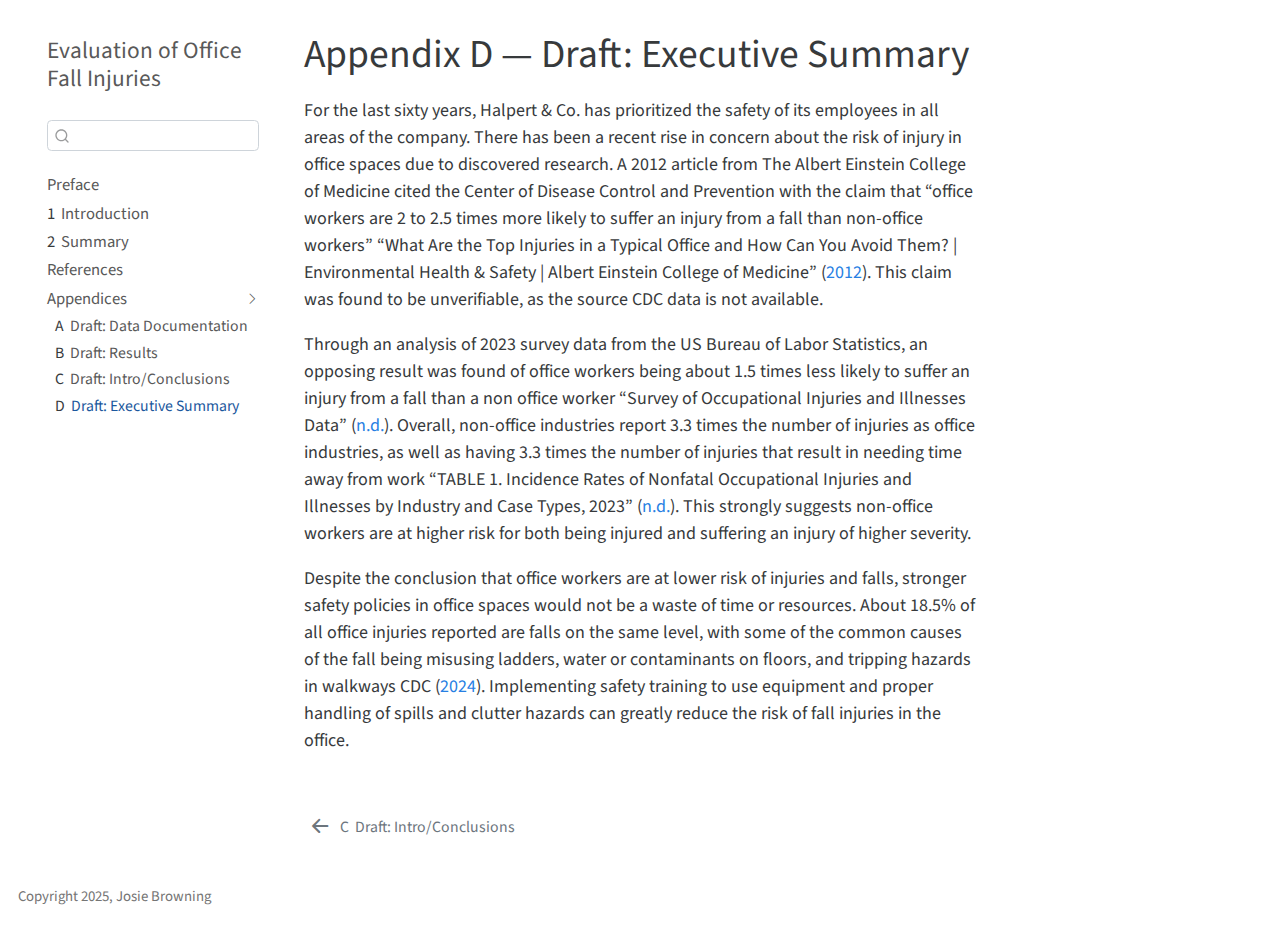
<file: docs/draft-exec-summary.html>
<!DOCTYPE html>
<html xmlns="http://www.w3.org/1999/xhtml" lang="en" xml:lang="en"><head>

<meta charset="utf-8">
<meta name="generator" content="quarto-1.2.313">

<meta name="viewport" content="width=device-width, initial-scale=1.0, user-scalable=yes">


<title>Evaluation of Office Fall Injuries - Appendix D — Draft: Executive Summary</title>
<style>
code{white-space: pre-wrap;}
span.smallcaps{font-variant: small-caps;}
div.columns{display: flex; gap: min(4vw, 1.5em);}
div.column{flex: auto; overflow-x: auto;}
div.hanging-indent{margin-left: 1.5em; text-indent: -1.5em;}
ul.task-list{list-style: none;}
ul.task-list li input[type="checkbox"] {
  width: 0.8em;
  margin: 0 0.8em 0.2em -1.6em;
  vertical-align: middle;
}
div.csl-bib-body { }
div.csl-entry {
  clear: both;
}
.hanging div.csl-entry {
  margin-left:2em;
  text-indent:-2em;
}
div.csl-left-margin {
  min-width:2em;
  float:left;
}
div.csl-right-inline {
  margin-left:2em;
  padding-left:1em;
}
div.csl-indent {
  margin-left: 2em;
}
</style>


<script src="site_libs/quarto-nav/quarto-nav.js"></script>
<script src="site_libs/quarto-nav/headroom.min.js"></script>
<script src="site_libs/clipboard/clipboard.min.js"></script>
<script src="site_libs/quarto-search/autocomplete.umd.js"></script>
<script src="site_libs/quarto-search/fuse.min.js"></script>
<script src="site_libs/quarto-search/quarto-search.js"></script>
<meta name="quarto:offset" content="./">
<link href="./draft-intro-conclusions.html" rel="prev">
<script src="site_libs/quarto-html/quarto.js"></script>
<script src="site_libs/quarto-html/popper.min.js"></script>
<script src="site_libs/quarto-html/tippy.umd.min.js"></script>
<script src="site_libs/quarto-html/anchor.min.js"></script>
<link href="site_libs/quarto-html/tippy.css" rel="stylesheet">
<link href="site_libs/quarto-html/quarto-syntax-highlighting.css" rel="stylesheet" id="quarto-text-highlighting-styles">
<script src="site_libs/bootstrap/bootstrap.min.js"></script>
<link href="site_libs/bootstrap/bootstrap-icons.css" rel="stylesheet">
<link href="site_libs/bootstrap/bootstrap.min.css" rel="stylesheet" id="quarto-bootstrap" data-mode="light">
<script id="quarto-search-options" type="application/json">{
  "location": "sidebar",
  "copy-button": false,
  "collapse-after": 3,
  "panel-placement": "start",
  "type": "textbox",
  "limit": 20,
  "language": {
    "search-no-results-text": "No results",
    "search-matching-documents-text": "matching documents",
    "search-copy-link-title": "Copy link to search",
    "search-hide-matches-text": "Hide additional matches",
    "search-more-match-text": "more match in this document",
    "search-more-matches-text": "more matches in this document",
    "search-clear-button-title": "Clear",
    "search-detached-cancel-button-title": "Cancel",
    "search-submit-button-title": "Submit"
  }
}</script>


</head>

<body class="nav-sidebar floating">

<div id="quarto-search-results"></div>
  <header id="quarto-header" class="headroom fixed-top">
  <nav class="quarto-secondary-nav" data-bs-toggle="collapse" data-bs-target="#quarto-sidebar" aria-controls="quarto-sidebar" aria-expanded="false" aria-label="Toggle sidebar navigation" onclick="if (window.quartoToggleHeadroom) { window.quartoToggleHeadroom(); }">
    <div class="container-fluid d-flex justify-content-between">
      <h1 class="quarto-secondary-nav-title">Appendix D — Draft: Executive Summary</h1>
      <button type="button" class="quarto-btn-toggle btn" aria-label="Show secondary navigation">
        <i class="bi bi-chevron-right"></i>
      </button>
    </div>
  </nav>
</header>
<!-- content -->
<div id="quarto-content" class="quarto-container page-columns page-rows-contents page-layout-article">
<!-- sidebar -->
  <nav id="quarto-sidebar" class="sidebar collapse sidebar-navigation floating overflow-auto">
    <div class="pt-lg-2 mt-2 text-left sidebar-header">
    <div class="sidebar-title mb-0 py-0">
      <a href="./">Evaluation of Office Fall Injuries</a> 
    </div>
      </div>
      <div class="mt-2 flex-shrink-0 align-items-center">
        <div class="sidebar-search">
        <div id="quarto-search" class="" title="Search"></div>
        </div>
      </div>
    <div class="sidebar-menu-container"> 
    <ul class="list-unstyled mt-1">
        <li class="sidebar-item">
  <div class="sidebar-item-container"> 
  <a href="./index.html" class="sidebar-item-text sidebar-link">Preface</a>
  </div>
</li>
        <li class="sidebar-item">
  <div class="sidebar-item-container"> 
  <a href="./intro.html" class="sidebar-item-text sidebar-link"><span class="chapter-number">1</span>&nbsp; <span class="chapter-title">Introduction</span></a>
  </div>
</li>
        <li class="sidebar-item">
  <div class="sidebar-item-container"> 
  <a href="./summary.html" class="sidebar-item-text sidebar-link"><span class="chapter-number">2</span>&nbsp; <span class="chapter-title">Summary</span></a>
  </div>
</li>
        <li class="sidebar-item">
  <div class="sidebar-item-container"> 
  <a href="./references.html" class="sidebar-item-text sidebar-link">References</a>
  </div>
</li>
        <li class="sidebar-item sidebar-item-section">
      <div class="sidebar-item-container"> 
            <a class="sidebar-item-text sidebar-link text-start" data-bs-toggle="collapse" data-bs-target="#quarto-sidebar-section-1" aria-expanded="true">Appendices</a>
          <a class="sidebar-item-toggle text-start" data-bs-toggle="collapse" data-bs-target="#quarto-sidebar-section-1" aria-expanded="true">
            <i class="bi bi-chevron-right ms-2"></i>
          </a> 
      </div>
      <ul id="quarto-sidebar-section-1" class="collapse list-unstyled sidebar-section depth1 show">  
          <li class="sidebar-item">
  <div class="sidebar-item-container"> 
  <a href="./draft-data-doc.html" class="sidebar-item-text sidebar-link"><span class="chapter-number">A</span>&nbsp; <span class="chapter-title">Draft: Data Documentation</span></a>
  </div>
</li>
          <li class="sidebar-item">
  <div class="sidebar-item-container"> 
  <a href="./draft-results.html" class="sidebar-item-text sidebar-link"><span class="chapter-number">B</span>&nbsp; <span class="chapter-title">Draft: Results</span></a>
  </div>
</li>
          <li class="sidebar-item">
  <div class="sidebar-item-container"> 
  <a href="./draft-intro-conclusions.html" class="sidebar-item-text sidebar-link"><span class="chapter-number">C</span>&nbsp; <span class="chapter-title">Draft: Intro/Conclusions</span></a>
  </div>
</li>
          <li class="sidebar-item">
  <div class="sidebar-item-container"> 
  <a href="./draft-exec-summary.html" class="sidebar-item-text sidebar-link active"><span class="chapter-number">D</span>&nbsp; <span class="chapter-title">Draft: Executive Summary</span></a>
  </div>
</li>
      </ul>
  </li>
    </ul>
    </div>
</nav>
<!-- margin-sidebar -->
    <div id="quarto-margin-sidebar" class="sidebar margin-sidebar">
        
    </div>
<!-- main -->
<main class="content" id="quarto-document-content">

<header id="title-block-header" class="quarto-title-block default">
<div class="quarto-title">
<h1 class="title d-none d-lg-block">Appendix D — Draft: Executive Summary</h1>
</div>



<div class="quarto-title-meta">

    
  
    
  </div>
  

</header>

<p>For the last sixty years, Halpert &amp; Co.&nbsp;has prioritized the safety of its employees in all areas of the company. There has been a recent rise in concern about the risk of injury in office spaces due to discovered research. A 2012 article from The Albert Einstein College of Medicine cited the Center of Disease Control and Prevention with the claim that “office workers are 2 to 2.5 times more likely to suffer an injury from a fall than non-office workers” <span class="citation" data-cites="WhatAreTop2012"><span>“What Are the Top Injuries in a Typical Office and How Can You Avoid Them? | Environmental Health &amp; Safety | Albert Einstein College of Medicine”</span> (<a href="references.html#ref-WhatAreTop2012" role="doc-biblioref">2012</a>)</span>. This claim was found to be unverifiable, as the source CDC data is not available.</p>
<p>Through an analysis of 2023 survey data from the US Bureau of Labor Statistics, an opposing result was found of office workers being about 1.5 times less likely to suffer an injury from a fall than a non office worker <span class="citation" data-cites="SurveyOccupationalInjuries"><span>“Survey of Occupational Injuries and Illnesses Data”</span> (<a href="references.html#ref-SurveyOccupationalInjuries" role="doc-biblioref">n.d.</a>)</span>. Overall, non-office industries report 3.3 times the number of injuries as office industries, as well as having 3.3 times the number of injuries that result in needing time away from work <span class="citation" data-cites="TABLE1Incidence"><span>“TABLE 1. Incidence Rates of Nonfatal Occupational Injuries and Illnesses by Industry and Case Types, 2023”</span> (<a href="references.html#ref-TABLE1Incidence" role="doc-biblioref">n.d.</a>)</span>. This strongly suggests non-office workers are at higher risk for both being injured and suffering an injury of higher severity.</p>
<p>Despite the conclusion that office workers are at lower risk of injuries and falls, stronger safety policies in office spaces would not be a waste of time or resources. About 18.5% of all office injuries reported are falls on the same level, with some of the common causes of the fall being misusing ladders, water or contaminants on floors, and tripping hazards in walkways <span class="citation" data-cites="cdcFallsWorkplace2024">CDC (<a href="references.html#ref-cdcFallsWorkplace2024" role="doc-biblioref">2024</a>)</span>. Implementing safety training to use equipment and proper handling of spills and clutter hazards can greatly reduce the risk of fall injuries in the office.</p>


<div id="refs" class="references csl-bib-body hanging-indent" role="doc-bibliography" style="display: none">
<div id="ref-cdcFallsWorkplace2024" class="csl-entry" role="doc-biblioentry">
CDC. 2024. <span>“About Falls in the Workplace.”</span> <em>Falls in the Workplace</em>. <a href="https://www.cdc.gov/niosh/falls/about/index.html">https://www.cdc.gov/niosh/falls/about/index.html</a>.
</div>
<div id="ref-SurveyOccupationalInjuries" class="csl-entry" role="doc-biblioentry">
<span>“Survey of Occupational Injuries and Illnesses Data.”</span> n.d. <em>Bureau of Labor Statistics</em>. <a href="https://www.bls.gov/iif/nonfatal-injuries-and-illnesses-tables.htm">https://www.bls.gov/iif/nonfatal-injuries-and-illnesses-tables.htm</a>.
</div>
<div id="ref-TABLE1Incidence" class="csl-entry" role="doc-biblioentry">
<span>“TABLE 1. Incidence Rates of Nonfatal Occupational Injuries and Illnesses by Industry and Case Types, 2023.”</span> n.d. <em>Bureau of Labor Statistics</em>. <a href="https://www.bls.gov/web/osh/table-1-industry-rates-national.htm">https://www.bls.gov/web/osh/table-1-industry-rates-national.htm</a>.
</div>
<div id="ref-WhatAreTop2012" class="csl-entry" role="doc-biblioentry">
<span>“What Are the Top Injuries in a Typical Office and How Can You Avoid Them? | Environmental Health &amp; Safety | Albert Einstein College of Medicine.”</span> 2012. <a href="https://web.archive.org/web/20121012001130/http://www.einstein.yu.edu/administration/environmental-health-safety/accident-injury-reduction-campagin/top-injuries.aspx">https://web.archive.org/web/20121012001130/http://www.einstein.yu.edu/administration/environmental-health-safety/accident-injury-reduction-campagin/top-injuries.aspx</a>.
</div>
</div>

</main> <!-- /main -->
<script id="quarto-html-after-body" type="application/javascript">
window.document.addEventListener("DOMContentLoaded", function (event) {
  const toggleBodyColorMode = (bsSheetEl) => {
    const mode = bsSheetEl.getAttribute("data-mode");
    const bodyEl = window.document.querySelector("body");
    if (mode === "dark") {
      bodyEl.classList.add("quarto-dark");
      bodyEl.classList.remove("quarto-light");
    } else {
      bodyEl.classList.add("quarto-light");
      bodyEl.classList.remove("quarto-dark");
    }
  }
  const toggleBodyColorPrimary = () => {
    const bsSheetEl = window.document.querySelector("link#quarto-bootstrap");
    if (bsSheetEl) {
      toggleBodyColorMode(bsSheetEl);
    }
  }
  toggleBodyColorPrimary();  
  const icon = "";
  const anchorJS = new window.AnchorJS();
  anchorJS.options = {
    placement: 'right',
    icon: icon
  };
  anchorJS.add('.anchored');
  const clipboard = new window.ClipboardJS('.code-copy-button', {
    target: function(trigger) {
      return trigger.previousElementSibling;
    }
  });
  clipboard.on('success', function(e) {
    // button target
    const button = e.trigger;
    // don't keep focus
    button.blur();
    // flash "checked"
    button.classList.add('code-copy-button-checked');
    var currentTitle = button.getAttribute("title");
    button.setAttribute("title", "Copied!");
    let tooltip;
    if (window.bootstrap) {
      button.setAttribute("data-bs-toggle", "tooltip");
      button.setAttribute("data-bs-placement", "left");
      button.setAttribute("data-bs-title", "Copied!");
      tooltip = new bootstrap.Tooltip(button, 
        { trigger: "manual", 
          customClass: "code-copy-button-tooltip",
          offset: [0, -8]});
      tooltip.show();    
    }
    setTimeout(function() {
      if (tooltip) {
        tooltip.hide();
        button.removeAttribute("data-bs-title");
        button.removeAttribute("data-bs-toggle");
        button.removeAttribute("data-bs-placement");
      }
      button.setAttribute("title", currentTitle);
      button.classList.remove('code-copy-button-checked');
    }, 1000);
    // clear code selection
    e.clearSelection();
  });
  function tippyHover(el, contentFn) {
    const config = {
      allowHTML: true,
      content: contentFn,
      maxWidth: 500,
      delay: 100,
      arrow: false,
      appendTo: function(el) {
          return el.parentElement;
      },
      interactive: true,
      interactiveBorder: 10,
      theme: 'quarto',
      placement: 'bottom-start'
    };
    window.tippy(el, config); 
  }
  const noterefs = window.document.querySelectorAll('a[role="doc-noteref"]');
  for (var i=0; i<noterefs.length; i++) {
    const ref = noterefs[i];
    tippyHover(ref, function() {
      // use id or data attribute instead here
      let href = ref.getAttribute('data-footnote-href') || ref.getAttribute('href');
      try { href = new URL(href).hash; } catch {}
      const id = href.replace(/^#\/?/, "");
      const note = window.document.getElementById(id);
      return note.innerHTML;
    });
  }
  const findCites = (el) => {
    const parentEl = el.parentElement;
    if (parentEl) {
      const cites = parentEl.dataset.cites;
      if (cites) {
        return {
          el,
          cites: cites.split(' ')
        };
      } else {
        return findCites(el.parentElement)
      }
    } else {
      return undefined;
    }
  };
  var bibliorefs = window.document.querySelectorAll('a[role="doc-biblioref"]');
  for (var i=0; i<bibliorefs.length; i++) {
    const ref = bibliorefs[i];
    const citeInfo = findCites(ref);
    if (citeInfo) {
      tippyHover(citeInfo.el, function() {
        var popup = window.document.createElement('div');
        citeInfo.cites.forEach(function(cite) {
          var citeDiv = window.document.createElement('div');
          citeDiv.classList.add('hanging-indent');
          citeDiv.classList.add('csl-entry');
          var biblioDiv = window.document.getElementById('ref-' + cite);
          if (biblioDiv) {
            citeDiv.innerHTML = biblioDiv.innerHTML;
          }
          popup.appendChild(citeDiv);
        });
        return popup.innerHTML;
      });
    }
  }
});
</script>
<nav class="page-navigation">
  <div class="nav-page nav-page-previous">
      <a href="./draft-intro-conclusions.html" class="pagination-link">
        <i class="bi bi-arrow-left-short"></i> <span class="nav-page-text"><span class="chapter-number">C</span>&nbsp; <span class="chapter-title">Draft: Intro/Conclusions</span></span>
      </a>          
  </div>
  <div class="nav-page nav-page-next">
  </div>
</nav>
</div> <!-- /content -->
<footer class="footer">
  <div class="nav-footer">
    <div class="nav-footer-left">Copyright 2025, Josie Browning</div>   
  </div>
</footer>



</body></html>
</file>
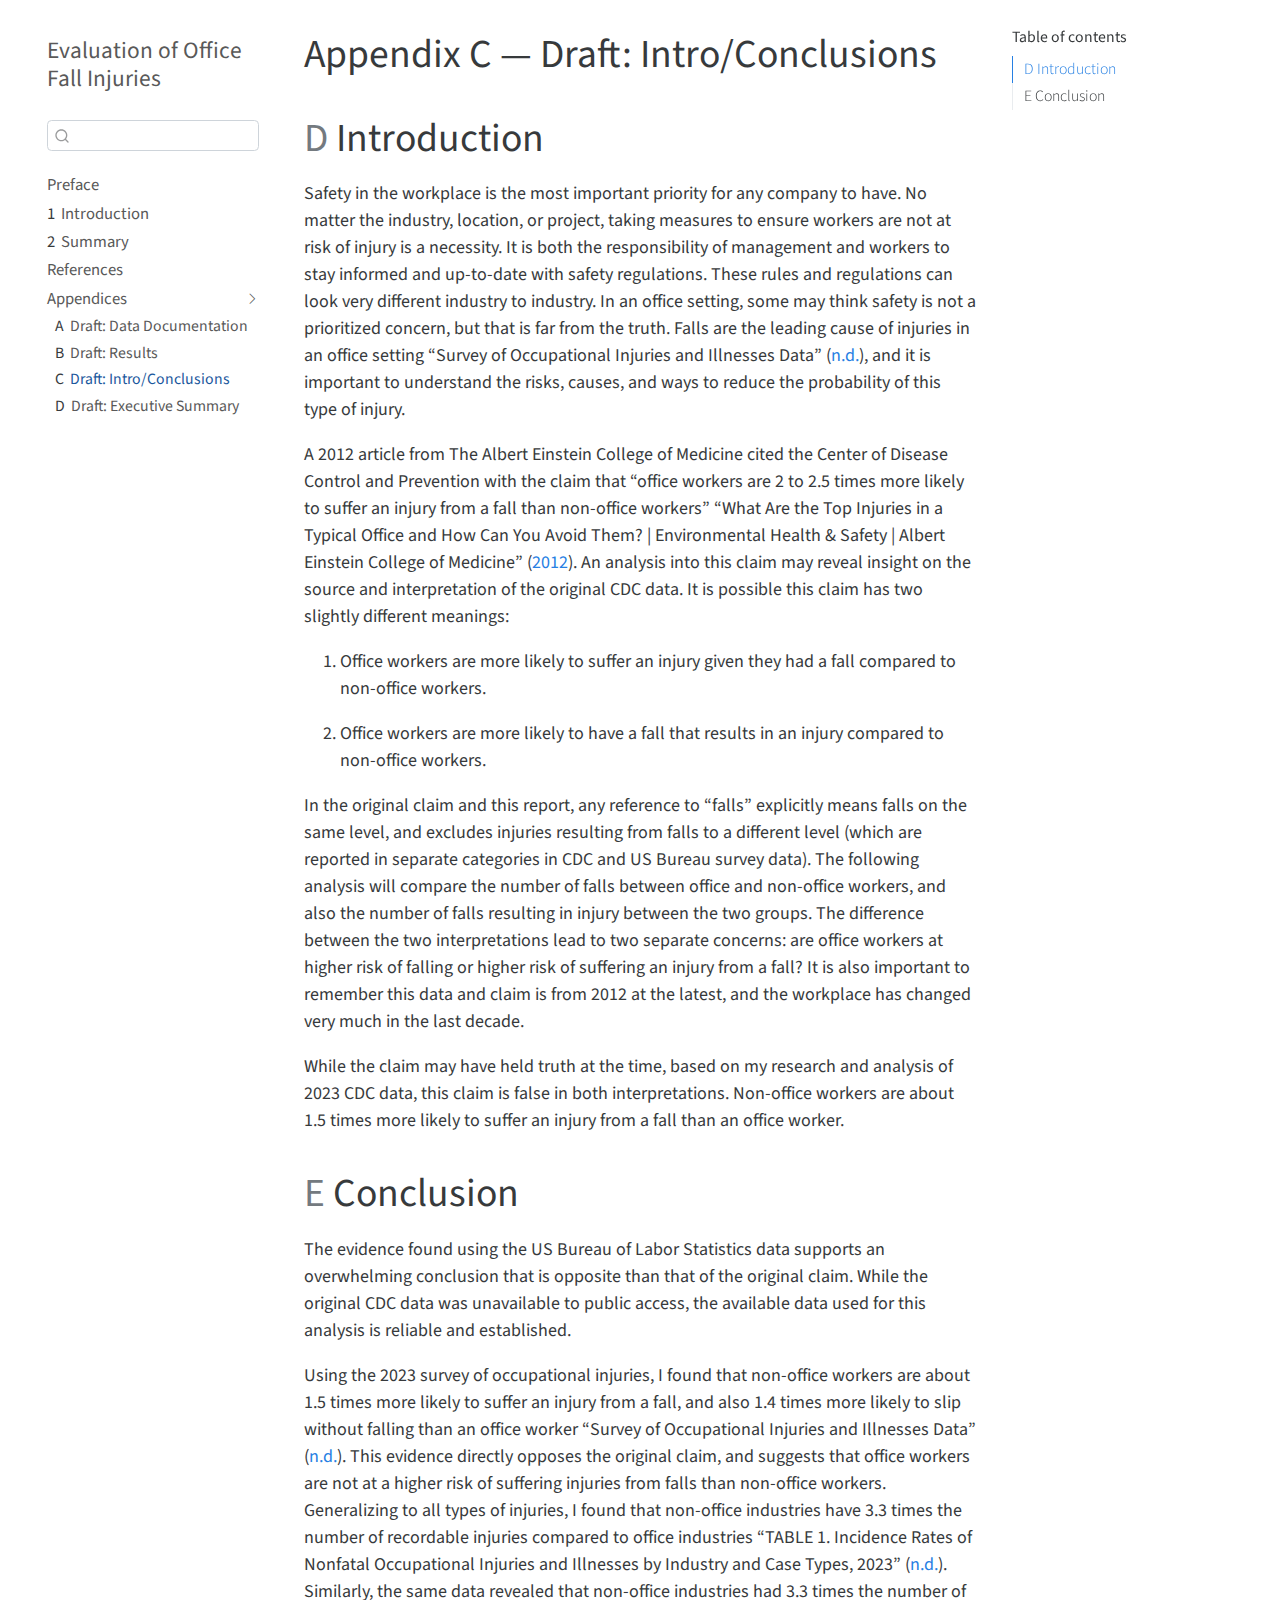
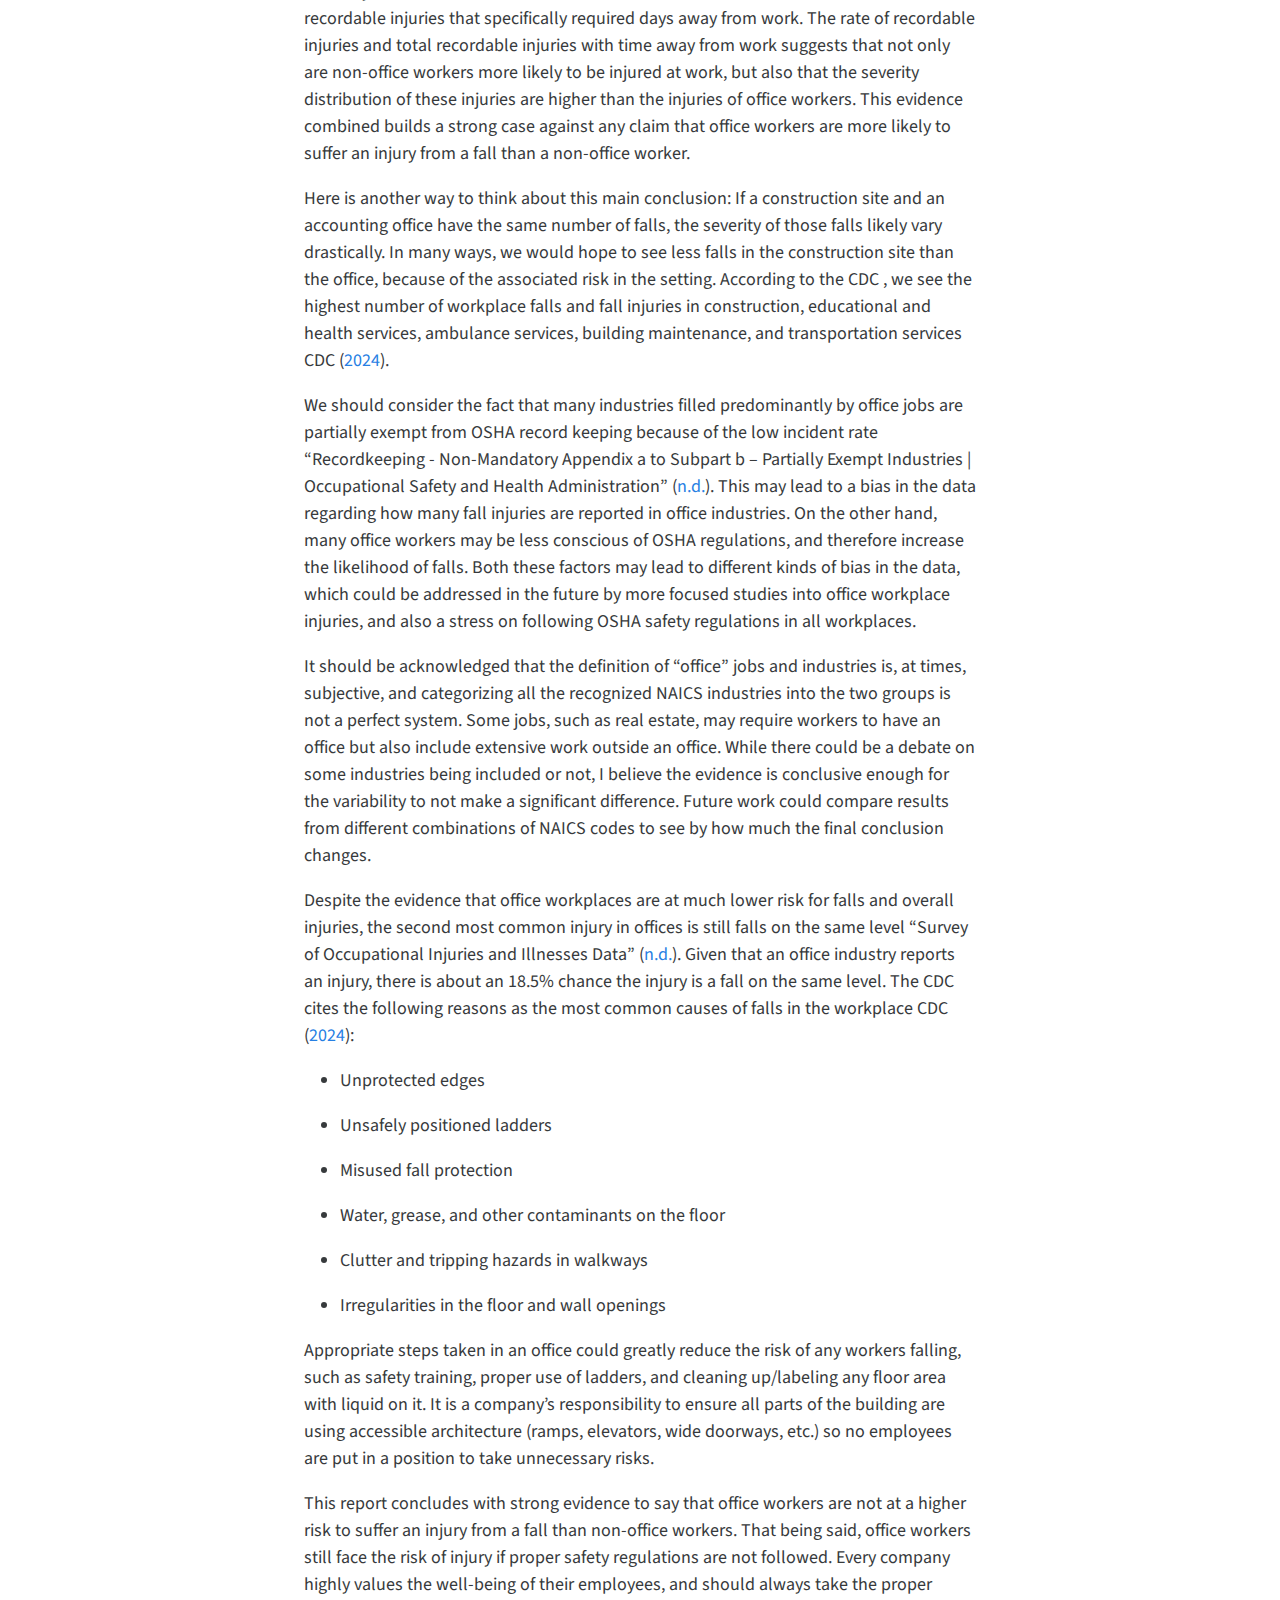
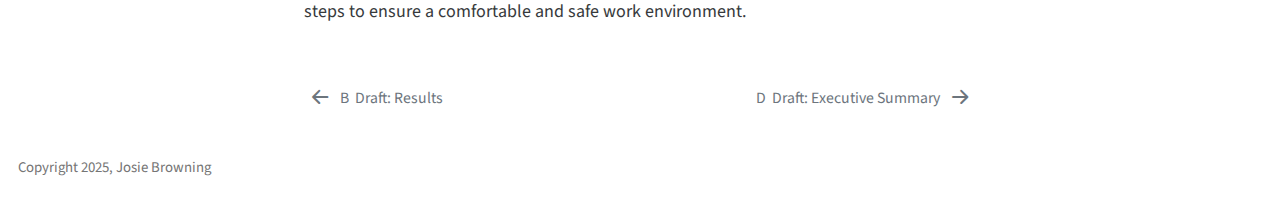
<file: docs/draft-intro-conclusions.html>
<!DOCTYPE html>
<html xmlns="http://www.w3.org/1999/xhtml" lang="en" xml:lang="en"><head>

<meta charset="utf-8">
<meta name="generator" content="quarto-1.2.313">

<meta name="viewport" content="width=device-width, initial-scale=1.0, user-scalable=yes">


<title>Evaluation of Office Fall Injuries - Appendix C — Draft: Intro/Conclusions</title>
<style>
code{white-space: pre-wrap;}
span.smallcaps{font-variant: small-caps;}
div.columns{display: flex; gap: min(4vw, 1.5em);}
div.column{flex: auto; overflow-x: auto;}
div.hanging-indent{margin-left: 1.5em; text-indent: -1.5em;}
ul.task-list{list-style: none;}
ul.task-list li input[type="checkbox"] {
  width: 0.8em;
  margin: 0 0.8em 0.2em -1.6em;
  vertical-align: middle;
}
div.csl-bib-body { }
div.csl-entry {
  clear: both;
}
.hanging div.csl-entry {
  margin-left:2em;
  text-indent:-2em;
}
div.csl-left-margin {
  min-width:2em;
  float:left;
}
div.csl-right-inline {
  margin-left:2em;
  padding-left:1em;
}
div.csl-indent {
  margin-left: 2em;
}
</style>


<script src="site_libs/quarto-nav/quarto-nav.js"></script>
<script src="site_libs/quarto-nav/headroom.min.js"></script>
<script src="site_libs/clipboard/clipboard.min.js"></script>
<script src="site_libs/quarto-search/autocomplete.umd.js"></script>
<script src="site_libs/quarto-search/fuse.min.js"></script>
<script src="site_libs/quarto-search/quarto-search.js"></script>
<meta name="quarto:offset" content="./">
<link href="./draft-exec-summary.html" rel="next">
<link href="./draft-results.html" rel="prev">
<script src="site_libs/quarto-html/quarto.js"></script>
<script src="site_libs/quarto-html/popper.min.js"></script>
<script src="site_libs/quarto-html/tippy.umd.min.js"></script>
<script src="site_libs/quarto-html/anchor.min.js"></script>
<link href="site_libs/quarto-html/tippy.css" rel="stylesheet">
<link href="site_libs/quarto-html/quarto-syntax-highlighting.css" rel="stylesheet" id="quarto-text-highlighting-styles">
<script src="site_libs/bootstrap/bootstrap.min.js"></script>
<link href="site_libs/bootstrap/bootstrap-icons.css" rel="stylesheet">
<link href="site_libs/bootstrap/bootstrap.min.css" rel="stylesheet" id="quarto-bootstrap" data-mode="light">
<script id="quarto-search-options" type="application/json">{
  "location": "sidebar",
  "copy-button": false,
  "collapse-after": 3,
  "panel-placement": "start",
  "type": "textbox",
  "limit": 20,
  "language": {
    "search-no-results-text": "No results",
    "search-matching-documents-text": "matching documents",
    "search-copy-link-title": "Copy link to search",
    "search-hide-matches-text": "Hide additional matches",
    "search-more-match-text": "more match in this document",
    "search-more-matches-text": "more matches in this document",
    "search-clear-button-title": "Clear",
    "search-detached-cancel-button-title": "Cancel",
    "search-submit-button-title": "Submit"
  }
}</script>


</head>

<body class="nav-sidebar floating">

<div id="quarto-search-results"></div>
  <header id="quarto-header" class="headroom fixed-top">
  <nav class="quarto-secondary-nav" data-bs-toggle="collapse" data-bs-target="#quarto-sidebar" aria-controls="quarto-sidebar" aria-expanded="false" aria-label="Toggle sidebar navigation" onclick="if (window.quartoToggleHeadroom) { window.quartoToggleHeadroom(); }">
    <div class="container-fluid d-flex justify-content-between">
      <h1 class="quarto-secondary-nav-title">Appendix C — Draft: Intro/Conclusions</h1>
      <button type="button" class="quarto-btn-toggle btn" aria-label="Show secondary navigation">
        <i class="bi bi-chevron-right"></i>
      </button>
    </div>
  </nav>
</header>
<!-- content -->
<div id="quarto-content" class="quarto-container page-columns page-rows-contents page-layout-article">
<!-- sidebar -->
  <nav id="quarto-sidebar" class="sidebar collapse sidebar-navigation floating overflow-auto">
    <div class="pt-lg-2 mt-2 text-left sidebar-header">
    <div class="sidebar-title mb-0 py-0">
      <a href="./">Evaluation of Office Fall Injuries</a> 
    </div>
      </div>
      <div class="mt-2 flex-shrink-0 align-items-center">
        <div class="sidebar-search">
        <div id="quarto-search" class="" title="Search"></div>
        </div>
      </div>
    <div class="sidebar-menu-container"> 
    <ul class="list-unstyled mt-1">
        <li class="sidebar-item">
  <div class="sidebar-item-container"> 
  <a href="./index.html" class="sidebar-item-text sidebar-link">Preface</a>
  </div>
</li>
        <li class="sidebar-item">
  <div class="sidebar-item-container"> 
  <a href="./intro.html" class="sidebar-item-text sidebar-link"><span class="chapter-number">1</span>&nbsp; <span class="chapter-title">Introduction</span></a>
  </div>
</li>
        <li class="sidebar-item">
  <div class="sidebar-item-container"> 
  <a href="./summary.html" class="sidebar-item-text sidebar-link"><span class="chapter-number">2</span>&nbsp; <span class="chapter-title">Summary</span></a>
  </div>
</li>
        <li class="sidebar-item">
  <div class="sidebar-item-container"> 
  <a href="./references.html" class="sidebar-item-text sidebar-link">References</a>
  </div>
</li>
        <li class="sidebar-item sidebar-item-section">
      <div class="sidebar-item-container"> 
            <a class="sidebar-item-text sidebar-link text-start" data-bs-toggle="collapse" data-bs-target="#quarto-sidebar-section-1" aria-expanded="true">Appendices</a>
          <a class="sidebar-item-toggle text-start" data-bs-toggle="collapse" data-bs-target="#quarto-sidebar-section-1" aria-expanded="true">
            <i class="bi bi-chevron-right ms-2"></i>
          </a> 
      </div>
      <ul id="quarto-sidebar-section-1" class="collapse list-unstyled sidebar-section depth1 show">  
          <li class="sidebar-item">
  <div class="sidebar-item-container"> 
  <a href="./draft-data-doc.html" class="sidebar-item-text sidebar-link"><span class="chapter-number">A</span>&nbsp; <span class="chapter-title">Draft: Data Documentation</span></a>
  </div>
</li>
          <li class="sidebar-item">
  <div class="sidebar-item-container"> 
  <a href="./draft-results.html" class="sidebar-item-text sidebar-link"><span class="chapter-number">B</span>&nbsp; <span class="chapter-title">Draft: Results</span></a>
  </div>
</li>
          <li class="sidebar-item">
  <div class="sidebar-item-container"> 
  <a href="./draft-intro-conclusions.html" class="sidebar-item-text sidebar-link active"><span class="chapter-number">C</span>&nbsp; <span class="chapter-title">Draft: Intro/Conclusions</span></a>
  </div>
</li>
          <li class="sidebar-item">
  <div class="sidebar-item-container"> 
  <a href="./draft-exec-summary.html" class="sidebar-item-text sidebar-link"><span class="chapter-number">D</span>&nbsp; <span class="chapter-title">Draft: Executive Summary</span></a>
  </div>
</li>
      </ul>
  </li>
    </ul>
    </div>
</nav>
<!-- margin-sidebar -->
    <div id="quarto-margin-sidebar" class="sidebar margin-sidebar">
        <nav id="TOC" role="doc-toc" class="toc-active">
    <h2 id="toc-title">Table of contents</h2>
   
  <ul>
  <li><a href="#introduction" id="toc-introduction" class="nav-link active" data-scroll-target="#introduction"><span class="toc-section-number">D</span>  Introduction</a></li>
  <li><a href="#conclusion" id="toc-conclusion" class="nav-link" data-scroll-target="#conclusion"><span class="toc-section-number">E</span>  Conclusion</a></li>
  </ul>
</nav>
    </div>
<!-- main -->
<main class="content" id="quarto-document-content">

<header id="title-block-header" class="quarto-title-block default">
<div class="quarto-title">
<h1 class="title d-none d-lg-block">Appendix C — Draft: Intro/Conclusions</h1>
</div>



<div class="quarto-title-meta">

    
  
    
  </div>
  

</header>

<section id="introduction" class="level1" data-number="D">
<h1 data-number="D"><span class="header-section-number">D</span> Introduction</h1>
<p>Safety in the workplace is the most important priority for any company to have. No matter the industry, location, or project, taking measures to ensure workers are not at risk of injury is a necessity. It is both the responsibility of management and workers to stay informed and up-to-date with safety regulations. These rules and regulations can look very different industry to industry. In an office setting, some may think safety is not a prioritized concern, but that is far from the truth. Falls are the leading cause of injuries in an office setting <span class="citation" data-cites="SurveyOccupationalInjuries"><span>“Survey of Occupational Injuries and Illnesses Data”</span> (<a href="references.html#ref-SurveyOccupationalInjuries" role="doc-biblioref">n.d.</a>)</span>, and it is important to understand the risks, causes, and ways to reduce the probability of this type of injury.</p>
<p>A 2012 article from The Albert Einstein College of Medicine cited the Center of Disease Control and Prevention with the claim that “office workers are 2 to 2.5 times more likely to suffer an injury from a fall than non-office workers” <span class="citation" data-cites="WhatAreTop2012"><span>“What Are the Top Injuries in a Typical Office and How Can You Avoid Them? | Environmental Health &amp; Safety | Albert Einstein College of Medicine”</span> (<a href="references.html#ref-WhatAreTop2012" role="doc-biblioref">2012</a>)</span>. An analysis into this claim may reveal insight on the source and interpretation of the original CDC data. It is possible this claim has two slightly different meanings:</p>
<ol type="1">
<li><p>Office workers are more likely to suffer an injury given they had a fall compared to non-office workers.</p></li>
<li><p>Office workers are more likely to have a fall that results in an injury compared to non-office workers.</p></li>
</ol>
<p>In the original claim and this report, any reference to “falls” explicitly means falls on the same level, and excludes injuries resulting from falls to a different level (which are reported in separate categories in CDC and US Bureau survey data). The following analysis will compare the number of falls between office and non-office workers, and also the number of falls resulting in injury between the two groups. The difference between the two interpretations lead to two separate concerns: are office workers at higher risk of falling or higher risk of suffering an injury from a fall? It is also important to remember this data and claim is from 2012 at the latest, and the workplace has changed very much in the last decade.</p>
<p>While the claim may have held truth at the time, based on my research and analysis of 2023 CDC data, this claim is false in both interpretations. Non-office workers are about 1.5 times more likely to suffer an injury from a fall than an office worker.</p>
</section>
<section id="conclusion" class="level1" data-number="E">
<h1 data-number="E"><span class="header-section-number">E</span> Conclusion</h1>
<p>The evidence found using the US Bureau of Labor Statistics data supports an overwhelming conclusion that is opposite than that of the original claim. While the original CDC data was unavailable to public access, the available data used for this analysis is reliable and established.</p>
<p>Using the 2023 survey of occupational injuries, I found that non-office workers are about 1.5 times more likely to suffer an injury from a fall, and also 1.4 times more likely to slip without falling than an office worker <span class="citation" data-cites="SurveyOccupationalInjuries"><span>“Survey of Occupational Injuries and Illnesses Data”</span> (<a href="references.html#ref-SurveyOccupationalInjuries" role="doc-biblioref">n.d.</a>)</span>. This evidence directly opposes the original claim, and suggests that office workers are not at a higher risk of suffering injuries from falls than non-office workers. Generalizing to all types of injuries, I found that non-office industries have 3.3 times the number of recordable injuries compared to office industries <span class="citation" data-cites="TABLE1Incidence"><span>“TABLE 1. Incidence Rates of Nonfatal Occupational Injuries and Illnesses by Industry and Case Types, 2023”</span> (<a href="references.html#ref-TABLE1Incidence" role="doc-biblioref">n.d.</a>)</span>. Similarly, the same data revealed that non-office industries had 3.3 times the number of recordable injuries that specifically required days away from work. The rate of recordable injuries and total recordable injuries with time away from work suggests that not only are non-office workers more likely to be injured at work, but also that the severity distribution of these injuries are higher than the injuries of office workers. This evidence combined builds a strong case against any claim that office workers are more likely to suffer an injury from a fall than a non-office worker.</p>
<p>Here is another way to think about this main conclusion: If a construction site and an accounting office have the same number of falls, the severity of those falls likely vary drastically. In many ways, we would hope to see less falls in the construction site than the office, because of the associated risk in the setting. According to the CDC , we see the highest number of workplace falls and fall injuries in construction, educational and health services, ambulance services, building maintenance, and transportation services <span class="citation" data-cites="cdcFallsWorkplace2024">CDC (<a href="references.html#ref-cdcFallsWorkplace2024" role="doc-biblioref">2024</a>)</span>.</p>
<p>We should consider the fact that many industries filled predominantly by office jobs are partially exempt from OSHA record keeping because of the low incident rate <span class="citation" data-cites="RecordkeepingNonMandatoryAppendix"><span>“Recordkeeping - Non-Mandatory Appendix a to Subpart b – Partially Exempt Industries | Occupational Safety and Health Administration”</span> (<a href="references.html#ref-RecordkeepingNonMandatoryAppendix" role="doc-biblioref">n.d.</a>)</span>. This may lead to a bias in the data regarding how many fall injuries are reported in office industries. On the other hand, many office workers may be less conscious of OSHA regulations, and therefore increase the likelihood of falls. Both these factors may lead to different kinds of bias in the data, which could be addressed in the future by more focused studies into office workplace injuries, and also a stress on following OSHA safety regulations in all workplaces.</p>
<p>It should be acknowledged that the definition of “office” jobs and industries is, at times, subjective, and categorizing all the recognized NAICS industries into the two groups is not a perfect system. Some jobs, such as real estate, may require workers to have an office but also include extensive work outside an office. While there could be a debate on some industries being included or not, I believe the evidence is conclusive enough for the variability to not make a significant difference. Future work could compare results from different combinations of NAICS codes to see by how much the final conclusion changes.</p>
<p>Despite the evidence that office workplaces are at much lower risk for falls and overall injuries, the second most common injury in offices is still falls on the same level <span class="citation" data-cites="SurveyOccupationalInjuries"><span>“Survey of Occupational Injuries and Illnesses Data”</span> (<a href="references.html#ref-SurveyOccupationalInjuries" role="doc-biblioref">n.d.</a>)</span>. Given that an office industry reports an injury, there is about an 18.5% chance the injury is a fall on the same level. The CDC cites the following reasons as the most common causes of falls in the workplace <span class="citation" data-cites="cdcFallsWorkplace2024">CDC (<a href="references.html#ref-cdcFallsWorkplace2024" role="doc-biblioref">2024</a>)</span>:</p>
<ul>
<li><p>Unprotected edges</p></li>
<li><p>Unsafely positioned ladders</p></li>
<li><p>Misused fall protection</p></li>
<li><p>Water, grease, and other contaminants on the floor</p></li>
<li><p>Clutter and tripping hazards in walkways</p></li>
<li><p>Irregularities in the floor and wall openings</p></li>
</ul>
<p>Appropriate steps taken in an office could greatly reduce the risk of any workers falling, such as safety training, proper use of ladders, and cleaning up/labeling any floor area with liquid on it. It is a company’s responsibility to ensure all parts of the building are using accessible architecture (ramps, elevators, wide doorways, etc.) so no employees are put in a position to take unnecessary risks.</p>
<p>This report concludes with strong evidence to say that office workers are not at a higher risk to suffer an injury from a fall than non-office workers. That being said, office workers still face the risk of injury if proper safety regulations are not followed. Every company highly values the well-being of their employees, and should always take the proper steps to ensure a comfortable and safe work environment.</p>


<div id="refs" class="references csl-bib-body hanging-indent" role="doc-bibliography" style="display: none">
<div id="ref-cdcFallsWorkplace2024" class="csl-entry" role="doc-biblioentry">
CDC. 2024. <span>“About Falls in the Workplace.”</span> <em>Falls in the Workplace</em>. <a href="https://www.cdc.gov/niosh/falls/about/index.html">https://www.cdc.gov/niosh/falls/about/index.html</a>.
</div>
<div id="ref-RecordkeepingNonMandatoryAppendix" class="csl-entry" role="doc-biblioentry">
<span>“Recordkeeping - Non-Mandatory Appendix a to Subpart b – Partially Exempt Industries | Occupational Safety and Health Administration.”</span> n.d. <a href="https://www.osha.gov/recordkeeping/presentations/exempttable">https://www.osha.gov/recordkeeping/presentations/exempttable</a>.
</div>
<div id="ref-SurveyOccupationalInjuries" class="csl-entry" role="doc-biblioentry">
<span>“Survey of Occupational Injuries and Illnesses Data.”</span> n.d. <em>Bureau of Labor Statistics</em>. <a href="https://www.bls.gov/iif/nonfatal-injuries-and-illnesses-tables.htm">https://www.bls.gov/iif/nonfatal-injuries-and-illnesses-tables.htm</a>.
</div>
<div id="ref-TABLE1Incidence" class="csl-entry" role="doc-biblioentry">
<span>“TABLE 1. Incidence Rates of Nonfatal Occupational Injuries and Illnesses by Industry and Case Types, 2023.”</span> n.d. <em>Bureau of Labor Statistics</em>. <a href="https://www.bls.gov/web/osh/table-1-industry-rates-national.htm">https://www.bls.gov/web/osh/table-1-industry-rates-national.htm</a>.
</div>
<div id="ref-WhatAreTop2012" class="csl-entry" role="doc-biblioentry">
<span>“What Are the Top Injuries in a Typical Office and How Can You Avoid Them? | Environmental Health &amp; Safety | Albert Einstein College of Medicine.”</span> 2012. <a href="https://web.archive.org/web/20121012001130/http://www.einstein.yu.edu/administration/environmental-health-safety/accident-injury-reduction-campagin/top-injuries.aspx">https://web.archive.org/web/20121012001130/http://www.einstein.yu.edu/administration/environmental-health-safety/accident-injury-reduction-campagin/top-injuries.aspx</a>.
</div>
</div>
</section>

</main> <!-- /main -->
<script id="quarto-html-after-body" type="application/javascript">
window.document.addEventListener("DOMContentLoaded", function (event) {
  const toggleBodyColorMode = (bsSheetEl) => {
    const mode = bsSheetEl.getAttribute("data-mode");
    const bodyEl = window.document.querySelector("body");
    if (mode === "dark") {
      bodyEl.classList.add("quarto-dark");
      bodyEl.classList.remove("quarto-light");
    } else {
      bodyEl.classList.add("quarto-light");
      bodyEl.classList.remove("quarto-dark");
    }
  }
  const toggleBodyColorPrimary = () => {
    const bsSheetEl = window.document.querySelector("link#quarto-bootstrap");
    if (bsSheetEl) {
      toggleBodyColorMode(bsSheetEl);
    }
  }
  toggleBodyColorPrimary();  
  const icon = "";
  const anchorJS = new window.AnchorJS();
  anchorJS.options = {
    placement: 'right',
    icon: icon
  };
  anchorJS.add('.anchored');
  const clipboard = new window.ClipboardJS('.code-copy-button', {
    target: function(trigger) {
      return trigger.previousElementSibling;
    }
  });
  clipboard.on('success', function(e) {
    // button target
    const button = e.trigger;
    // don't keep focus
    button.blur();
    // flash "checked"
    button.classList.add('code-copy-button-checked');
    var currentTitle = button.getAttribute("title");
    button.setAttribute("title", "Copied!");
    let tooltip;
    if (window.bootstrap) {
      button.setAttribute("data-bs-toggle", "tooltip");
      button.setAttribute("data-bs-placement", "left");
      button.setAttribute("data-bs-title", "Copied!");
      tooltip = new bootstrap.Tooltip(button, 
        { trigger: "manual", 
          customClass: "code-copy-button-tooltip",
          offset: [0, -8]});
      tooltip.show();    
    }
    setTimeout(function() {
      if (tooltip) {
        tooltip.hide();
        button.removeAttribute("data-bs-title");
        button.removeAttribute("data-bs-toggle");
        button.removeAttribute("data-bs-placement");
      }
      button.setAttribute("title", currentTitle);
      button.classList.remove('code-copy-button-checked');
    }, 1000);
    // clear code selection
    e.clearSelection();
  });
  function tippyHover(el, contentFn) {
    const config = {
      allowHTML: true,
      content: contentFn,
      maxWidth: 500,
      delay: 100,
      arrow: false,
      appendTo: function(el) {
          return el.parentElement;
      },
      interactive: true,
      interactiveBorder: 10,
      theme: 'quarto',
      placement: 'bottom-start'
    };
    window.tippy(el, config); 
  }
  const noterefs = window.document.querySelectorAll('a[role="doc-noteref"]');
  for (var i=0; i<noterefs.length; i++) {
    const ref = noterefs[i];
    tippyHover(ref, function() {
      // use id or data attribute instead here
      let href = ref.getAttribute('data-footnote-href') || ref.getAttribute('href');
      try { href = new URL(href).hash; } catch {}
      const id = href.replace(/^#\/?/, "");
      const note = window.document.getElementById(id);
      return note.innerHTML;
    });
  }
  const findCites = (el) => {
    const parentEl = el.parentElement;
    if (parentEl) {
      const cites = parentEl.dataset.cites;
      if (cites) {
        return {
          el,
          cites: cites.split(' ')
        };
      } else {
        return findCites(el.parentElement)
      }
    } else {
      return undefined;
    }
  };
  var bibliorefs = window.document.querySelectorAll('a[role="doc-biblioref"]');
  for (var i=0; i<bibliorefs.length; i++) {
    const ref = bibliorefs[i];
    const citeInfo = findCites(ref);
    if (citeInfo) {
      tippyHover(citeInfo.el, function() {
        var popup = window.document.createElement('div');
        citeInfo.cites.forEach(function(cite) {
          var citeDiv = window.document.createElement('div');
          citeDiv.classList.add('hanging-indent');
          citeDiv.classList.add('csl-entry');
          var biblioDiv = window.document.getElementById('ref-' + cite);
          if (biblioDiv) {
            citeDiv.innerHTML = biblioDiv.innerHTML;
          }
          popup.appendChild(citeDiv);
        });
        return popup.innerHTML;
      });
    }
  }
});
</script>
<nav class="page-navigation">
  <div class="nav-page nav-page-previous">
      <a href="./draft-results.html" class="pagination-link">
        <i class="bi bi-arrow-left-short"></i> <span class="nav-page-text"><span class="chapter-number">B</span>&nbsp; <span class="chapter-title">Draft: Results</span></span>
      </a>          
  </div>
  <div class="nav-page nav-page-next">
      <a href="./draft-exec-summary.html" class="pagination-link">
        <span class="nav-page-text"><span class="chapter-number">D</span>&nbsp; <span class="chapter-title">Draft: Executive Summary</span></span> <i class="bi bi-arrow-right-short"></i>
      </a>
  </div>
</nav>
</div> <!-- /content -->
<footer class="footer">
  <div class="nav-footer">
    <div class="nav-footer-left">Copyright 2025, Josie Browning</div>   
  </div>
</footer>



</body></html>
</file>
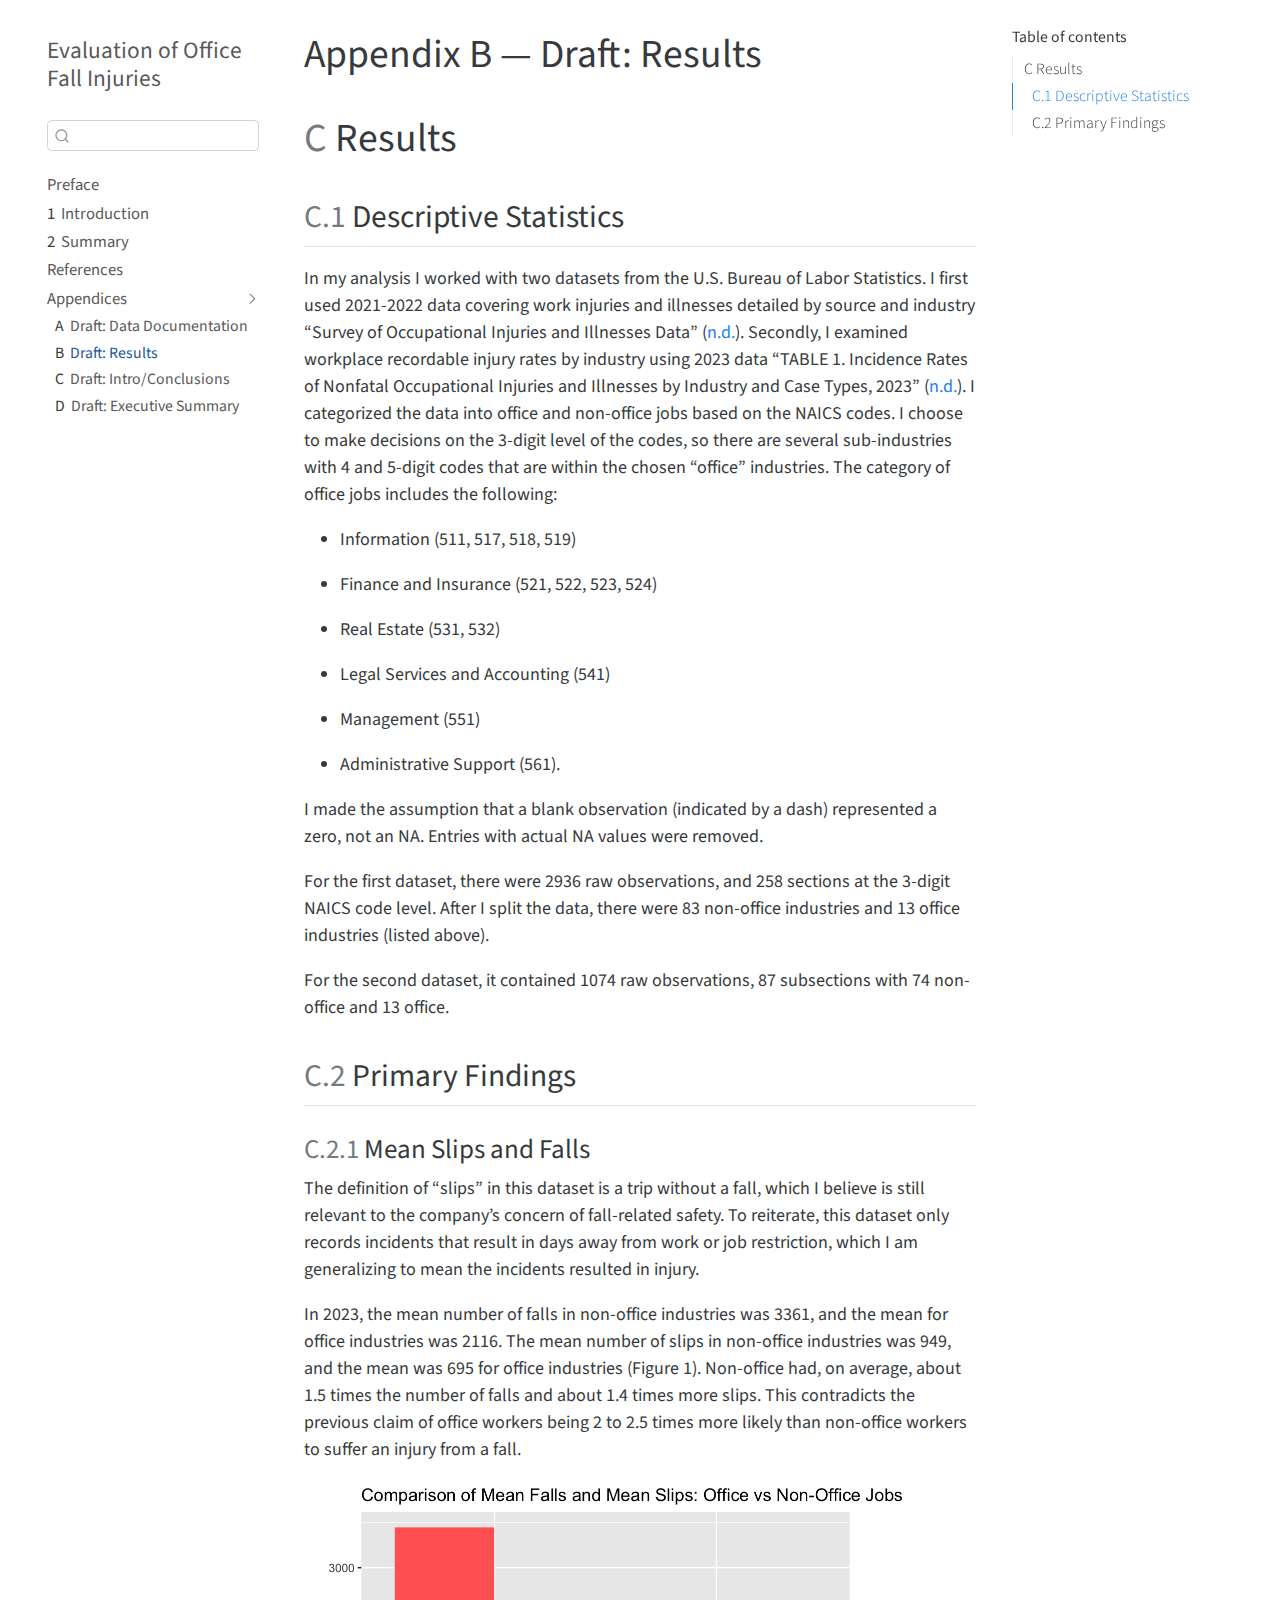
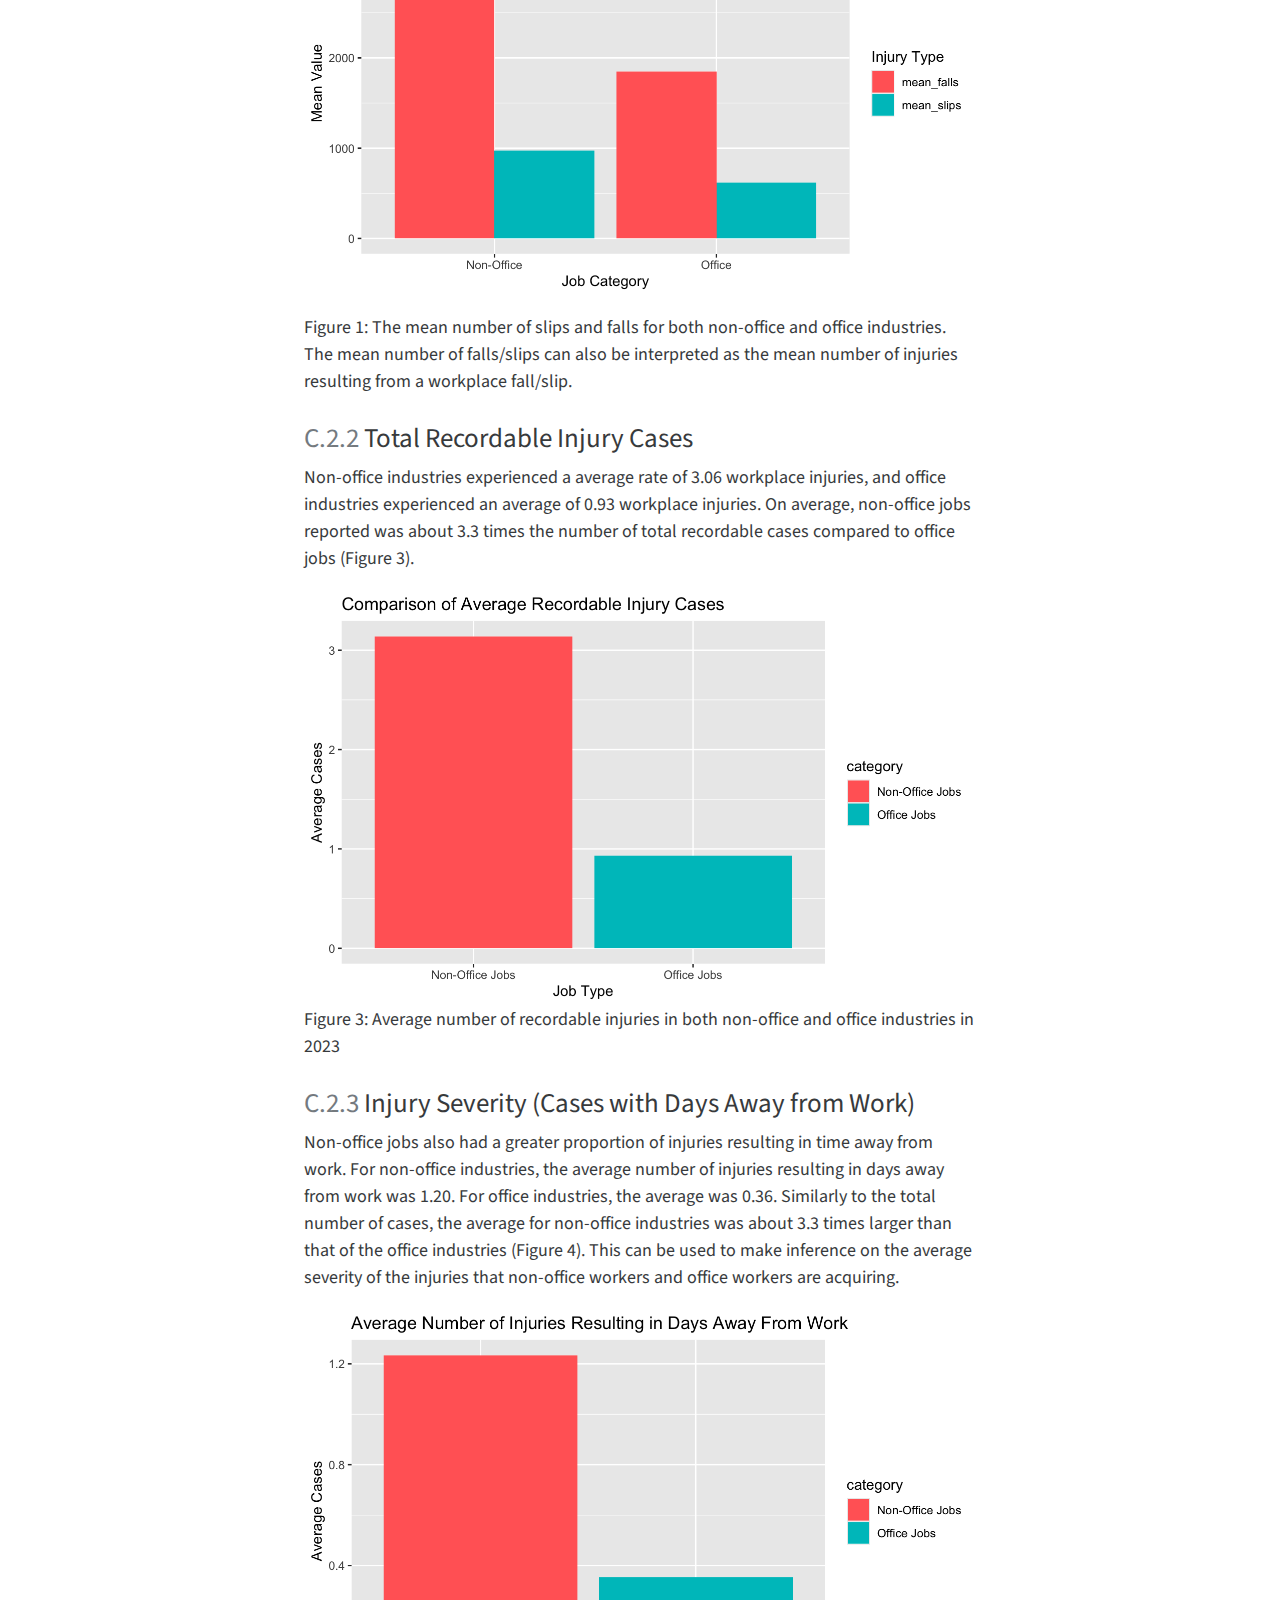
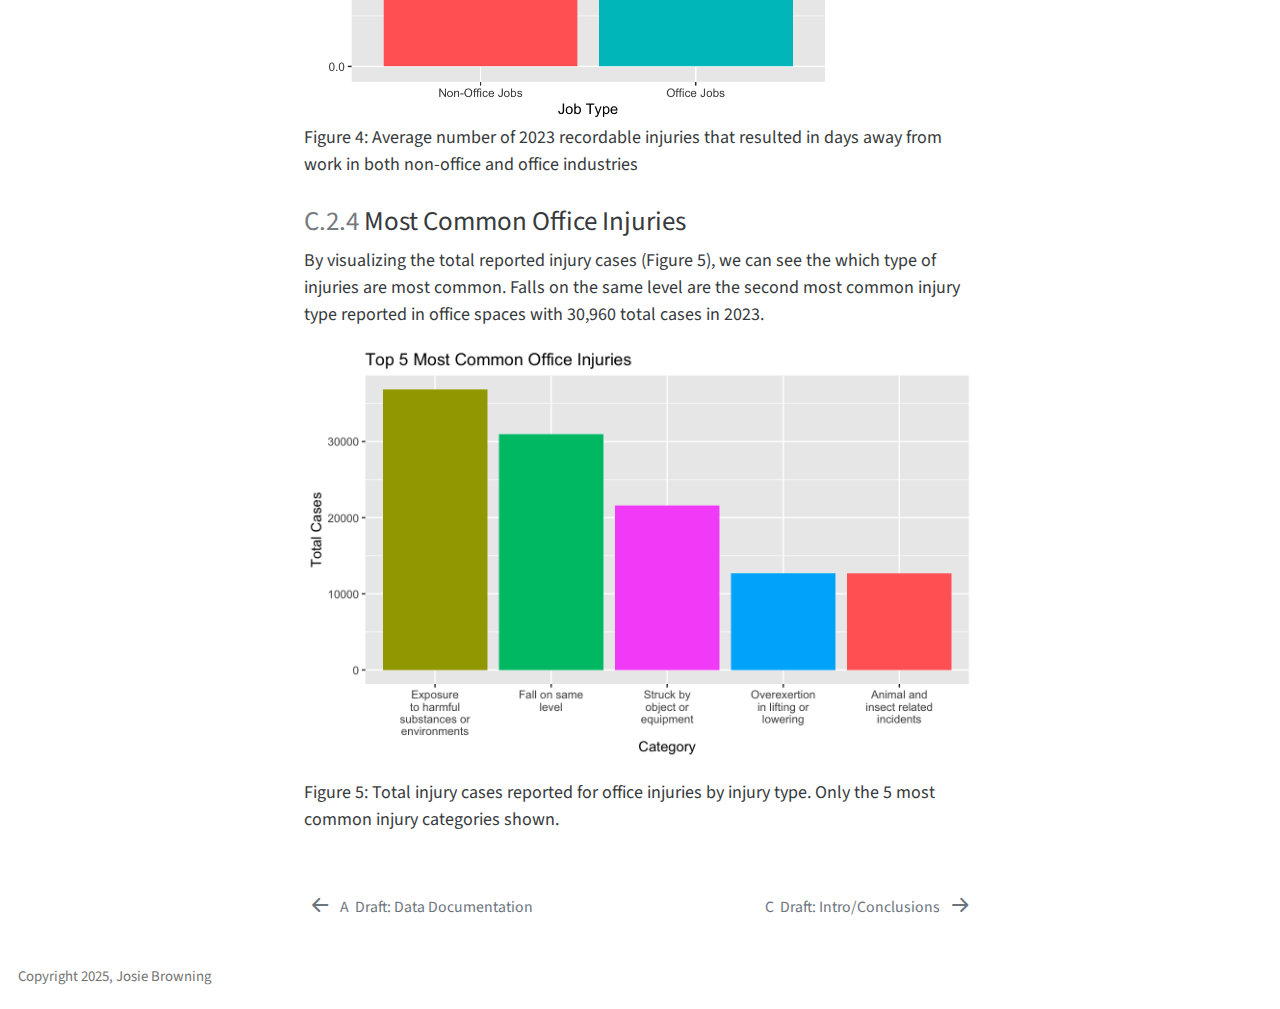
<file: docs/draft-results.html>
<!DOCTYPE html>
<html xmlns="http://www.w3.org/1999/xhtml" lang="en" xml:lang="en"><head>

<meta charset="utf-8">
<meta name="generator" content="quarto-1.2.313">

<meta name="viewport" content="width=device-width, initial-scale=1.0, user-scalable=yes">


<title>Evaluation of Office Fall Injuries - Appendix B — Draft: Results</title>
<style>
code{white-space: pre-wrap;}
span.smallcaps{font-variant: small-caps;}
div.columns{display: flex; gap: min(4vw, 1.5em);}
div.column{flex: auto; overflow-x: auto;}
div.hanging-indent{margin-left: 1.5em; text-indent: -1.5em;}
ul.task-list{list-style: none;}
ul.task-list li input[type="checkbox"] {
  width: 0.8em;
  margin: 0 0.8em 0.2em -1.6em;
  vertical-align: middle;
}
div.csl-bib-body { }
div.csl-entry {
  clear: both;
}
.hanging div.csl-entry {
  margin-left:2em;
  text-indent:-2em;
}
div.csl-left-margin {
  min-width:2em;
  float:left;
}
div.csl-right-inline {
  margin-left:2em;
  padding-left:1em;
}
div.csl-indent {
  margin-left: 2em;
}
</style>


<script src="site_libs/quarto-nav/quarto-nav.js"></script>
<script src="site_libs/quarto-nav/headroom.min.js"></script>
<script src="site_libs/clipboard/clipboard.min.js"></script>
<script src="site_libs/quarto-search/autocomplete.umd.js"></script>
<script src="site_libs/quarto-search/fuse.min.js"></script>
<script src="site_libs/quarto-search/quarto-search.js"></script>
<meta name="quarto:offset" content="./">
<link href="./draft-intro-conclusions.html" rel="next">
<link href="./draft-data-doc.html" rel="prev">
<script src="site_libs/quarto-html/quarto.js"></script>
<script src="site_libs/quarto-html/popper.min.js"></script>
<script src="site_libs/quarto-html/tippy.umd.min.js"></script>
<script src="site_libs/quarto-html/anchor.min.js"></script>
<link href="site_libs/quarto-html/tippy.css" rel="stylesheet">
<link href="site_libs/quarto-html/quarto-syntax-highlighting.css" rel="stylesheet" id="quarto-text-highlighting-styles">
<script src="site_libs/bootstrap/bootstrap.min.js"></script>
<link href="site_libs/bootstrap/bootstrap-icons.css" rel="stylesheet">
<link href="site_libs/bootstrap/bootstrap.min.css" rel="stylesheet" id="quarto-bootstrap" data-mode="light">
<script id="quarto-search-options" type="application/json">{
  "location": "sidebar",
  "copy-button": false,
  "collapse-after": 3,
  "panel-placement": "start",
  "type": "textbox",
  "limit": 20,
  "language": {
    "search-no-results-text": "No results",
    "search-matching-documents-text": "matching documents",
    "search-copy-link-title": "Copy link to search",
    "search-hide-matches-text": "Hide additional matches",
    "search-more-match-text": "more match in this document",
    "search-more-matches-text": "more matches in this document",
    "search-clear-button-title": "Clear",
    "search-detached-cancel-button-title": "Cancel",
    "search-submit-button-title": "Submit"
  }
}</script>


</head>

<body class="nav-sidebar floating">

<div id="quarto-search-results"></div>
  <header id="quarto-header" class="headroom fixed-top">
  <nav class="quarto-secondary-nav" data-bs-toggle="collapse" data-bs-target="#quarto-sidebar" aria-controls="quarto-sidebar" aria-expanded="false" aria-label="Toggle sidebar navigation" onclick="if (window.quartoToggleHeadroom) { window.quartoToggleHeadroom(); }">
    <div class="container-fluid d-flex justify-content-between">
      <h1 class="quarto-secondary-nav-title">Appendix B — Draft: Results</h1>
      <button type="button" class="quarto-btn-toggle btn" aria-label="Show secondary navigation">
        <i class="bi bi-chevron-right"></i>
      </button>
    </div>
  </nav>
</header>
<!-- content -->
<div id="quarto-content" class="quarto-container page-columns page-rows-contents page-layout-article">
<!-- sidebar -->
  <nav id="quarto-sidebar" class="sidebar collapse sidebar-navigation floating overflow-auto">
    <div class="pt-lg-2 mt-2 text-left sidebar-header">
    <div class="sidebar-title mb-0 py-0">
      <a href="./">Evaluation of Office Fall Injuries</a> 
    </div>
      </div>
      <div class="mt-2 flex-shrink-0 align-items-center">
        <div class="sidebar-search">
        <div id="quarto-search" class="" title="Search"></div>
        </div>
      </div>
    <div class="sidebar-menu-container"> 
    <ul class="list-unstyled mt-1">
        <li class="sidebar-item">
  <div class="sidebar-item-container"> 
  <a href="./index.html" class="sidebar-item-text sidebar-link">Preface</a>
  </div>
</li>
        <li class="sidebar-item">
  <div class="sidebar-item-container"> 
  <a href="./intro.html" class="sidebar-item-text sidebar-link"><span class="chapter-number">1</span>&nbsp; <span class="chapter-title">Introduction</span></a>
  </div>
</li>
        <li class="sidebar-item">
  <div class="sidebar-item-container"> 
  <a href="./summary.html" class="sidebar-item-text sidebar-link"><span class="chapter-number">2</span>&nbsp; <span class="chapter-title">Summary</span></a>
  </div>
</li>
        <li class="sidebar-item">
  <div class="sidebar-item-container"> 
  <a href="./references.html" class="sidebar-item-text sidebar-link">References</a>
  </div>
</li>
        <li class="sidebar-item sidebar-item-section">
      <div class="sidebar-item-container"> 
            <a class="sidebar-item-text sidebar-link text-start" data-bs-toggle="collapse" data-bs-target="#quarto-sidebar-section-1" aria-expanded="true">Appendices</a>
          <a class="sidebar-item-toggle text-start" data-bs-toggle="collapse" data-bs-target="#quarto-sidebar-section-1" aria-expanded="true">
            <i class="bi bi-chevron-right ms-2"></i>
          </a> 
      </div>
      <ul id="quarto-sidebar-section-1" class="collapse list-unstyled sidebar-section depth1 show">  
          <li class="sidebar-item">
  <div class="sidebar-item-container"> 
  <a href="./draft-data-doc.html" class="sidebar-item-text sidebar-link"><span class="chapter-number">A</span>&nbsp; <span class="chapter-title">Draft: Data Documentation</span></a>
  </div>
</li>
          <li class="sidebar-item">
  <div class="sidebar-item-container"> 
  <a href="./draft-results.html" class="sidebar-item-text sidebar-link active"><span class="chapter-number">B</span>&nbsp; <span class="chapter-title">Draft: Results</span></a>
  </div>
</li>
          <li class="sidebar-item">
  <div class="sidebar-item-container"> 
  <a href="./draft-intro-conclusions.html" class="sidebar-item-text sidebar-link"><span class="chapter-number">C</span>&nbsp; <span class="chapter-title">Draft: Intro/Conclusions</span></a>
  </div>
</li>
          <li class="sidebar-item">
  <div class="sidebar-item-container"> 
  <a href="./draft-exec-summary.html" class="sidebar-item-text sidebar-link"><span class="chapter-number">D</span>&nbsp; <span class="chapter-title">Draft: Executive Summary</span></a>
  </div>
</li>
      </ul>
  </li>
    </ul>
    </div>
</nav>
<!-- margin-sidebar -->
    <div id="quarto-margin-sidebar" class="sidebar margin-sidebar">
        <nav id="TOC" role="doc-toc" class="toc-active">
    <h2 id="toc-title">Table of contents</h2>
   
  <ul>
  <li><a href="#results" id="toc-results" class="nav-link active" data-scroll-target="#results"><span class="toc-section-number">C</span>  Results</a>
  <ul class="collapse">
  <li><a href="#descriptive-statistics" id="toc-descriptive-statistics" class="nav-link" data-scroll-target="#descriptive-statistics"><span class="toc-section-number">C.1</span>  Descriptive Statistics</a></li>
  <li><a href="#primary-findings" id="toc-primary-findings" class="nav-link" data-scroll-target="#primary-findings"><span class="toc-section-number">C.2</span>  Primary Findings</a>
  <ul class="collapse">
  <li><a href="#mean-slips-and-falls" id="toc-mean-slips-and-falls" class="nav-link" data-scroll-target="#mean-slips-and-falls"><span class="toc-section-number">C.2.1</span>  Mean Slips and Falls</a></li>
  <li><a href="#total-recordable-injury-cases" id="toc-total-recordable-injury-cases" class="nav-link" data-scroll-target="#total-recordable-injury-cases"><span class="toc-section-number">C.2.2</span>  Total Recordable Injury Cases</a></li>
  <li><a href="#injury-severity-cases-with-days-away-from-work" id="toc-injury-severity-cases-with-days-away-from-work" class="nav-link" data-scroll-target="#injury-severity-cases-with-days-away-from-work"><span class="toc-section-number">C.2.3</span>  Injury Severity (Cases with Days Away from Work)</a></li>
  <li><a href="#most-common-office-injuries" id="toc-most-common-office-injuries" class="nav-link" data-scroll-target="#most-common-office-injuries"><span class="toc-section-number">C.2.4</span>  Most Common Office Injuries</a></li>
  </ul></li>
  </ul></li>
  </ul>
</nav>
    </div>
<!-- main -->
<main class="content" id="quarto-document-content">

<header id="title-block-header" class="quarto-title-block default">
<div class="quarto-title">
<h1 class="title d-none d-lg-block">Appendix B — Draft: Results</h1>
</div>



<div class="quarto-title-meta">

    
  
    
  </div>
  

</header>

<section id="results" class="level1" data-number="C">
<h1 data-number="C"><span class="header-section-number">C</span> Results</h1>
<section id="descriptive-statistics" class="level2" data-number="C.1">
<h2 data-number="C.1" class="anchored" data-anchor-id="descriptive-statistics"><span class="header-section-number">C.1</span> Descriptive Statistics</h2>
<p>In my analysis I worked with two datasets from the U.S. Bureau of Labor Statistics. I first used 2021-2022 data covering work injuries and illnesses detailed by source and industry <span class="citation" data-cites="SurveyOccupationalInjuries"><span>“Survey of Occupational Injuries and Illnesses Data”</span> (<a href="references.html#ref-SurveyOccupationalInjuries" role="doc-biblioref">n.d.</a>)</span>. Secondly, I examined workplace recordable injury rates by industry using 2023 data <span class="citation" data-cites="TABLE1Incidence"><span>“TABLE 1. Incidence Rates of Nonfatal Occupational Injuries and Illnesses by Industry and Case Types, 2023”</span> (<a href="references.html#ref-TABLE1Incidence" role="doc-biblioref">n.d.</a>)</span>. I categorized the data into office and non-office jobs based on the NAICS codes. I choose to make decisions on the 3-digit level of the codes, so there are several sub-industries with 4 and 5-digit codes that are within the chosen “office” industries. The category of office jobs includes the following:</p>
<ul>
<li><p>Information (511, 517, 518, 519)</p></li>
<li><p>Finance and Insurance (521, 522, 523, 524)</p></li>
<li><p>Real Estate (531, 532)</p></li>
<li><p>Legal Services and Accounting (541)</p></li>
<li><p>Management (551)</p></li>
<li><p>Administrative Support (561).</p></li>
</ul>
<p>I made the assumption that a blank observation (indicated by a dash) represented a zero, not an NA. Entries with actual NA values were removed.</p>
<p>For the first dataset, there were 2936 raw observations, and 258 sections at the 3-digit NAICS code level. After I split the data, there were 83 non-office industries and 13 office industries (listed above).</p>
<p>For the second dataset, it contained 1074 raw observations, 87 subsections with 74 non-office and 13 office.</p>
</section>
<section id="primary-findings" class="level2" data-number="C.2">
<h2 data-number="C.2" class="anchored" data-anchor-id="primary-findings"><span class="header-section-number">C.2</span> Primary Findings</h2>
<section id="mean-slips-and-falls" class="level3" data-number="C.2.1">
<h3 data-number="C.2.1" class="anchored" data-anchor-id="mean-slips-and-falls"><span class="header-section-number">C.2.1</span> Mean Slips and Falls</h3>
<p>The definition of “slips” in this dataset is a trip without a fall, which I believe is still relevant to the company’s concern of fall-related safety. To reiterate, this dataset only records incidents that result in days away from work or job restriction, which I am generalizing to mean the incidents resulted in injury.</p>
<p>In 2023, the mean number of falls in non-office industries was 3361, and the mean for office industries was 2116. The mean number of slips in non-office industries was 949, and the mean was 695 for office industries (Figure 1). Non-office had, on average, about 1.5 times the number of falls and about 1.4 times more slips. This contradicts the previous claim of office workers being 2 to 2.5 times more likely than non-office workers to suffer an injury from a fall.</p>
<p><img src="images/clipboard-3063715368.png" class="img-fluid"></p>
<p>Figure 1: The mean number of slips and falls for both non-office and office industries. The mean number of falls/slips can also be interpreted as the mean number of injuries resulting from a workplace fall/slip.</p>
</section>
<section id="total-recordable-injury-cases" class="level3" data-number="C.2.2">
<h3 data-number="C.2.2" class="anchored" data-anchor-id="total-recordable-injury-cases"><span class="header-section-number">C.2.2</span> Total Recordable Injury Cases</h3>
<p>Non-office industries experienced a average rate of 3.06 workplace injuries, and office industries experienced an average of 0.93 workplace injuries. On average, non-office jobs reported was about 3.3 times the number of total recordable cases compared to office jobs (Figure 3).</p>
<p><img src="images/clipboard-3366280658.png" class="img-fluid">Figure 3: Average number of recordable injuries in both non-office and office industries in 2023</p>
</section>
<section id="injury-severity-cases-with-days-away-from-work" class="level3" data-number="C.2.3">
<h3 data-number="C.2.3" class="anchored" data-anchor-id="injury-severity-cases-with-days-away-from-work"><span class="header-section-number">C.2.3</span> Injury Severity (Cases with Days Away from Work)</h3>
<p>Non-office jobs also had a greater proportion of injuries resulting in time away from work. For non-office industries, the average number of injuries resulting in days away from work was 1.20. For office industries, the average was 0.36. Similarly to the total number of cases, the average for non-office industries was about 3.3 times larger than that of the office industries (Figure 4). This can be used to make inference on the average severity of the injuries that non-office workers and office workers are acquiring.</p>
<p><img src="images/clipboard-2258917691.png" class="img-fluid">Figure 4: Average number of 2023 recordable injuries that resulted in days away from work in both non-office and office industries</p>
</section>
<section id="most-common-office-injuries" class="level3" data-number="C.2.4">
<h3 data-number="C.2.4" class="anchored" data-anchor-id="most-common-office-injuries"><span class="header-section-number">C.2.4</span> Most Common Office Injuries</h3>
<p>By visualizing the total reported injury cases (Figure 5), we can see the which type of injuries are most common. Falls on the same level are the second most common injury type reported in office spaces with 30,960 total cases in 2023.</p>
<p><img src="images/clipboard-3688385538.png" class="img-fluid"></p>
<p>Figure 5: Total injury cases reported for office injuries by injury type. Only the 5 most common injury categories shown.</p>


<div id="refs" class="references csl-bib-body hanging-indent" role="doc-bibliography" style="display: none">
<div id="ref-SurveyOccupationalInjuries" class="csl-entry" role="doc-biblioentry">
<span>“Survey of Occupational Injuries and Illnesses Data.”</span> n.d. <em>Bureau of Labor Statistics</em>. <a href="https://www.bls.gov/iif/nonfatal-injuries-and-illnesses-tables.htm">https://www.bls.gov/iif/nonfatal-injuries-and-illnesses-tables.htm</a>.
</div>
<div id="ref-TABLE1Incidence" class="csl-entry" role="doc-biblioentry">
<span>“TABLE 1. Incidence Rates of Nonfatal Occupational Injuries and Illnesses by Industry and Case Types, 2023.”</span> n.d. <em>Bureau of Labor Statistics</em>. <a href="https://www.bls.gov/web/osh/table-1-industry-rates-national.htm">https://www.bls.gov/web/osh/table-1-industry-rates-national.htm</a>.
</div>
</div>
</section>
</section>
</section>

</main> <!-- /main -->
<script id="quarto-html-after-body" type="application/javascript">
window.document.addEventListener("DOMContentLoaded", function (event) {
  const toggleBodyColorMode = (bsSheetEl) => {
    const mode = bsSheetEl.getAttribute("data-mode");
    const bodyEl = window.document.querySelector("body");
    if (mode === "dark") {
      bodyEl.classList.add("quarto-dark");
      bodyEl.classList.remove("quarto-light");
    } else {
      bodyEl.classList.add("quarto-light");
      bodyEl.classList.remove("quarto-dark");
    }
  }
  const toggleBodyColorPrimary = () => {
    const bsSheetEl = window.document.querySelector("link#quarto-bootstrap");
    if (bsSheetEl) {
      toggleBodyColorMode(bsSheetEl);
    }
  }
  toggleBodyColorPrimary();  
  const icon = "";
  const anchorJS = new window.AnchorJS();
  anchorJS.options = {
    placement: 'right',
    icon: icon
  };
  anchorJS.add('.anchored');
  const clipboard = new window.ClipboardJS('.code-copy-button', {
    target: function(trigger) {
      return trigger.previousElementSibling;
    }
  });
  clipboard.on('success', function(e) {
    // button target
    const button = e.trigger;
    // don't keep focus
    button.blur();
    // flash "checked"
    button.classList.add('code-copy-button-checked');
    var currentTitle = button.getAttribute("title");
    button.setAttribute("title", "Copied!");
    let tooltip;
    if (window.bootstrap) {
      button.setAttribute("data-bs-toggle", "tooltip");
      button.setAttribute("data-bs-placement", "left");
      button.setAttribute("data-bs-title", "Copied!");
      tooltip = new bootstrap.Tooltip(button, 
        { trigger: "manual", 
          customClass: "code-copy-button-tooltip",
          offset: [0, -8]});
      tooltip.show();    
    }
    setTimeout(function() {
      if (tooltip) {
        tooltip.hide();
        button.removeAttribute("data-bs-title");
        button.removeAttribute("data-bs-toggle");
        button.removeAttribute("data-bs-placement");
      }
      button.setAttribute("title", currentTitle);
      button.classList.remove('code-copy-button-checked');
    }, 1000);
    // clear code selection
    e.clearSelection();
  });
  function tippyHover(el, contentFn) {
    const config = {
      allowHTML: true,
      content: contentFn,
      maxWidth: 500,
      delay: 100,
      arrow: false,
      appendTo: function(el) {
          return el.parentElement;
      },
      interactive: true,
      interactiveBorder: 10,
      theme: 'quarto',
      placement: 'bottom-start'
    };
    window.tippy(el, config); 
  }
  const noterefs = window.document.querySelectorAll('a[role="doc-noteref"]');
  for (var i=0; i<noterefs.length; i++) {
    const ref = noterefs[i];
    tippyHover(ref, function() {
      // use id or data attribute instead here
      let href = ref.getAttribute('data-footnote-href') || ref.getAttribute('href');
      try { href = new URL(href).hash; } catch {}
      const id = href.replace(/^#\/?/, "");
      const note = window.document.getElementById(id);
      return note.innerHTML;
    });
  }
  const findCites = (el) => {
    const parentEl = el.parentElement;
    if (parentEl) {
      const cites = parentEl.dataset.cites;
      if (cites) {
        return {
          el,
          cites: cites.split(' ')
        };
      } else {
        return findCites(el.parentElement)
      }
    } else {
      return undefined;
    }
  };
  var bibliorefs = window.document.querySelectorAll('a[role="doc-biblioref"]');
  for (var i=0; i<bibliorefs.length; i++) {
    const ref = bibliorefs[i];
    const citeInfo = findCites(ref);
    if (citeInfo) {
      tippyHover(citeInfo.el, function() {
        var popup = window.document.createElement('div');
        citeInfo.cites.forEach(function(cite) {
          var citeDiv = window.document.createElement('div');
          citeDiv.classList.add('hanging-indent');
          citeDiv.classList.add('csl-entry');
          var biblioDiv = window.document.getElementById('ref-' + cite);
          if (biblioDiv) {
            citeDiv.innerHTML = biblioDiv.innerHTML;
          }
          popup.appendChild(citeDiv);
        });
        return popup.innerHTML;
      });
    }
  }
});
</script>
<nav class="page-navigation">
  <div class="nav-page nav-page-previous">
      <a href="./draft-data-doc.html" class="pagination-link">
        <i class="bi bi-arrow-left-short"></i> <span class="nav-page-text"><span class="chapter-number">A</span>&nbsp; <span class="chapter-title">Draft: Data Documentation</span></span>
      </a>          
  </div>
  <div class="nav-page nav-page-next">
      <a href="./draft-intro-conclusions.html" class="pagination-link">
        <span class="nav-page-text"><span class="chapter-number">C</span>&nbsp; <span class="chapter-title">Draft: Intro/Conclusions</span></span> <i class="bi bi-arrow-right-short"></i>
      </a>
  </div>
</nav>
</div> <!-- /content -->
<footer class="footer">
  <div class="nav-footer">
    <div class="nav-footer-left">Copyright 2025, Josie Browning</div>   
  </div>
</footer>



</body></html>
</file>
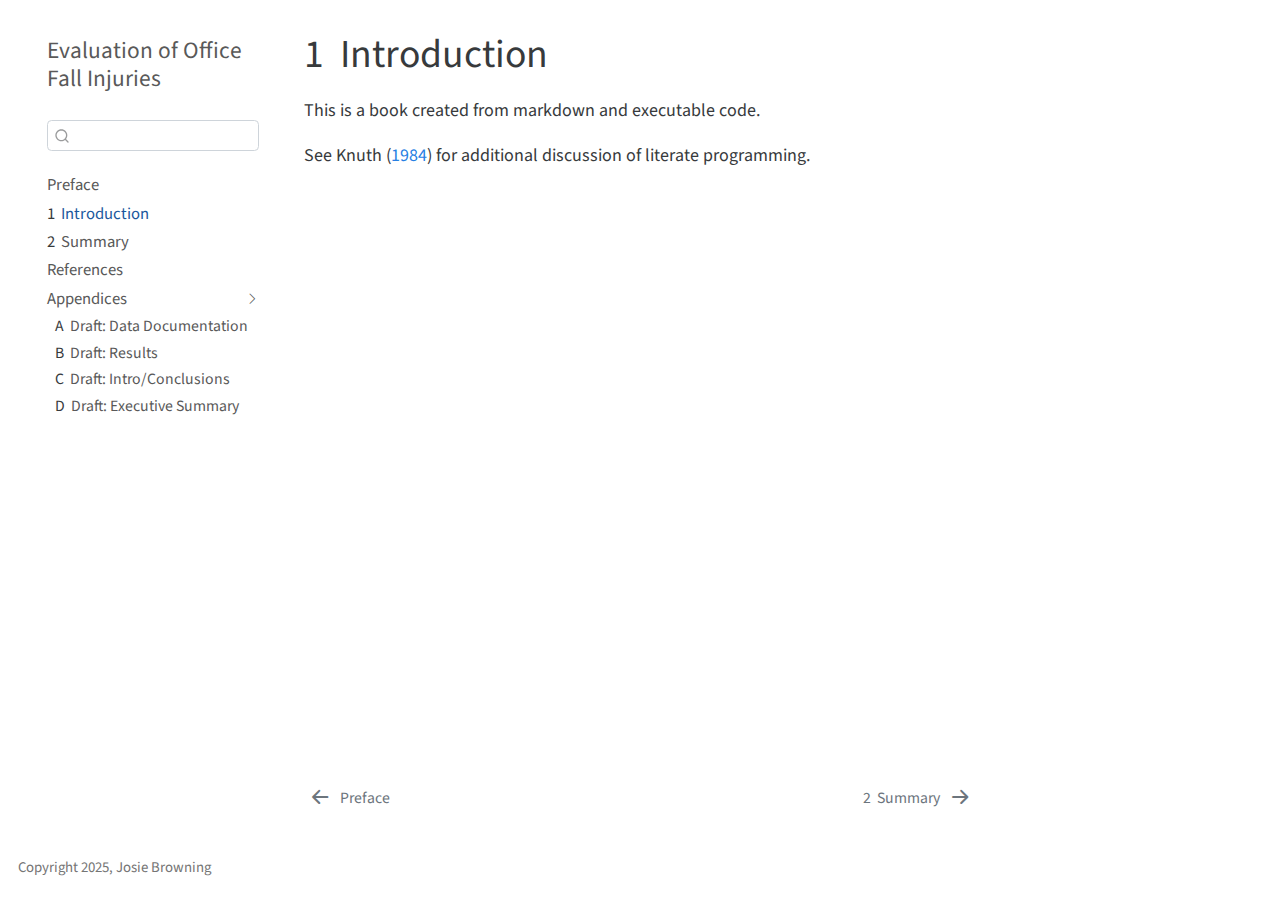
<file: docs/intro.html>
<!DOCTYPE html>
<html xmlns="http://www.w3.org/1999/xhtml" lang="en" xml:lang="en"><head>

<meta charset="utf-8">
<meta name="generator" content="quarto-1.2.313">

<meta name="viewport" content="width=device-width, initial-scale=1.0, user-scalable=yes">


<title>Evaluation of Office Fall Injuries - 1&nbsp; Introduction</title>
<style>
code{white-space: pre-wrap;}
span.smallcaps{font-variant: small-caps;}
div.columns{display: flex; gap: min(4vw, 1.5em);}
div.column{flex: auto; overflow-x: auto;}
div.hanging-indent{margin-left: 1.5em; text-indent: -1.5em;}
ul.task-list{list-style: none;}
ul.task-list li input[type="checkbox"] {
  width: 0.8em;
  margin: 0 0.8em 0.2em -1.6em;
  vertical-align: middle;
}
div.csl-bib-body { }
div.csl-entry {
  clear: both;
}
.hanging div.csl-entry {
  margin-left:2em;
  text-indent:-2em;
}
div.csl-left-margin {
  min-width:2em;
  float:left;
}
div.csl-right-inline {
  margin-left:2em;
  padding-left:1em;
}
div.csl-indent {
  margin-left: 2em;
}
</style>


<script src="site_libs/quarto-nav/quarto-nav.js"></script>
<script src="site_libs/quarto-nav/headroom.min.js"></script>
<script src="site_libs/clipboard/clipboard.min.js"></script>
<script src="site_libs/quarto-search/autocomplete.umd.js"></script>
<script src="site_libs/quarto-search/fuse.min.js"></script>
<script src="site_libs/quarto-search/quarto-search.js"></script>
<meta name="quarto:offset" content="./">
<link href="./summary.html" rel="next">
<link href="./index.html" rel="prev">
<script src="site_libs/quarto-html/quarto.js"></script>
<script src="site_libs/quarto-html/popper.min.js"></script>
<script src="site_libs/quarto-html/tippy.umd.min.js"></script>
<script src="site_libs/quarto-html/anchor.min.js"></script>
<link href="site_libs/quarto-html/tippy.css" rel="stylesheet">
<link href="site_libs/quarto-html/quarto-syntax-highlighting.css" rel="stylesheet" id="quarto-text-highlighting-styles">
<script src="site_libs/bootstrap/bootstrap.min.js"></script>
<link href="site_libs/bootstrap/bootstrap-icons.css" rel="stylesheet">
<link href="site_libs/bootstrap/bootstrap.min.css" rel="stylesheet" id="quarto-bootstrap" data-mode="light">
<script id="quarto-search-options" type="application/json">{
  "location": "sidebar",
  "copy-button": false,
  "collapse-after": 3,
  "panel-placement": "start",
  "type": "textbox",
  "limit": 20,
  "language": {
    "search-no-results-text": "No results",
    "search-matching-documents-text": "matching documents",
    "search-copy-link-title": "Copy link to search",
    "search-hide-matches-text": "Hide additional matches",
    "search-more-match-text": "more match in this document",
    "search-more-matches-text": "more matches in this document",
    "search-clear-button-title": "Clear",
    "search-detached-cancel-button-title": "Cancel",
    "search-submit-button-title": "Submit"
  }
}</script>


</head>

<body class="nav-sidebar floating">

<div id="quarto-search-results"></div>
  <header id="quarto-header" class="headroom fixed-top">
  <nav class="quarto-secondary-nav" data-bs-toggle="collapse" data-bs-target="#quarto-sidebar" aria-controls="quarto-sidebar" aria-expanded="false" aria-label="Toggle sidebar navigation" onclick="if (window.quartoToggleHeadroom) { window.quartoToggleHeadroom(); }">
    <div class="container-fluid d-flex justify-content-between">
      <h1 class="quarto-secondary-nav-title"><span class="chapter-number">1</span>&nbsp; <span class="chapter-title">Introduction</span></h1>
      <button type="button" class="quarto-btn-toggle btn" aria-label="Show secondary navigation">
        <i class="bi bi-chevron-right"></i>
      </button>
    </div>
  </nav>
</header>
<!-- content -->
<div id="quarto-content" class="quarto-container page-columns page-rows-contents page-layout-article">
<!-- sidebar -->
  <nav id="quarto-sidebar" class="sidebar collapse sidebar-navigation floating overflow-auto">
    <div class="pt-lg-2 mt-2 text-left sidebar-header">
    <div class="sidebar-title mb-0 py-0">
      <a href="./">Evaluation of Office Fall Injuries</a> 
    </div>
      </div>
      <div class="mt-2 flex-shrink-0 align-items-center">
        <div class="sidebar-search">
        <div id="quarto-search" class="" title="Search"></div>
        </div>
      </div>
    <div class="sidebar-menu-container"> 
    <ul class="list-unstyled mt-1">
        <li class="sidebar-item">
  <div class="sidebar-item-container"> 
  <a href="./index.html" class="sidebar-item-text sidebar-link">Preface</a>
  </div>
</li>
        <li class="sidebar-item">
  <div class="sidebar-item-container"> 
  <a href="./intro.html" class="sidebar-item-text sidebar-link active"><span class="chapter-number">1</span>&nbsp; <span class="chapter-title">Introduction</span></a>
  </div>
</li>
        <li class="sidebar-item">
  <div class="sidebar-item-container"> 
  <a href="./summary.html" class="sidebar-item-text sidebar-link"><span class="chapter-number">2</span>&nbsp; <span class="chapter-title">Summary</span></a>
  </div>
</li>
        <li class="sidebar-item">
  <div class="sidebar-item-container"> 
  <a href="./references.html" class="sidebar-item-text sidebar-link">References</a>
  </div>
</li>
        <li class="sidebar-item sidebar-item-section">
      <div class="sidebar-item-container"> 
            <a class="sidebar-item-text sidebar-link text-start" data-bs-toggle="collapse" data-bs-target="#quarto-sidebar-section-1" aria-expanded="true">Appendices</a>
          <a class="sidebar-item-toggle text-start" data-bs-toggle="collapse" data-bs-target="#quarto-sidebar-section-1" aria-expanded="true">
            <i class="bi bi-chevron-right ms-2"></i>
          </a> 
      </div>
      <ul id="quarto-sidebar-section-1" class="collapse list-unstyled sidebar-section depth1 show">  
          <li class="sidebar-item">
  <div class="sidebar-item-container"> 
  <a href="./draft-data-doc.html" class="sidebar-item-text sidebar-link"><span class="chapter-number">A</span>&nbsp; <span class="chapter-title">Draft: Data Documentation</span></a>
  </div>
</li>
          <li class="sidebar-item">
  <div class="sidebar-item-container"> 
  <a href="./draft-results.html" class="sidebar-item-text sidebar-link"><span class="chapter-number">B</span>&nbsp; <span class="chapter-title">Draft: Results</span></a>
  </div>
</li>
          <li class="sidebar-item">
  <div class="sidebar-item-container"> 
  <a href="./draft-intro-conclusions.html" class="sidebar-item-text sidebar-link"><span class="chapter-number">C</span>&nbsp; <span class="chapter-title">Draft: Intro/Conclusions</span></a>
  </div>
</li>
          <li class="sidebar-item">
  <div class="sidebar-item-container"> 
  <a href="./draft-exec-summary.html" class="sidebar-item-text sidebar-link"><span class="chapter-number">D</span>&nbsp; <span class="chapter-title">Draft: Executive Summary</span></a>
  </div>
</li>
      </ul>
  </li>
    </ul>
    </div>
</nav>
<!-- margin-sidebar -->
    <div id="quarto-margin-sidebar" class="sidebar margin-sidebar">
        
    </div>
<!-- main -->
<main class="content" id="quarto-document-content">

<header id="title-block-header" class="quarto-title-block default">
<div class="quarto-title">
<h1 class="title d-none d-lg-block"><span class="chapter-number">1</span>&nbsp; <span class="chapter-title">Introduction</span></h1>
</div>



<div class="quarto-title-meta">

    
  
    
  </div>
  

</header>

<p>This is a book created from markdown and executable code.</p>
<p>See <span class="citation" data-cites="knuth84">Knuth (<a href="references.html#ref-knuth84" role="doc-biblioref">1984</a>)</span> for additional discussion of literate programming.</p>


<div id="refs" class="references csl-bib-body hanging-indent" role="doc-bibliography" style="display: none">
<div id="ref-knuth84" class="csl-entry" role="doc-biblioentry">
Knuth, Donald E. 1984. <span>“Literate Programming.”</span> <em>Comput. J.</em> 27 (2): 97–111. <a href="https://doi.org/10.1093/comjnl/27.2.97">https://doi.org/10.1093/comjnl/27.2.97</a>.
</div>
</div>

</main> <!-- /main -->
<script id="quarto-html-after-body" type="application/javascript">
window.document.addEventListener("DOMContentLoaded", function (event) {
  const toggleBodyColorMode = (bsSheetEl) => {
    const mode = bsSheetEl.getAttribute("data-mode");
    const bodyEl = window.document.querySelector("body");
    if (mode === "dark") {
      bodyEl.classList.add("quarto-dark");
      bodyEl.classList.remove("quarto-light");
    } else {
      bodyEl.classList.add("quarto-light");
      bodyEl.classList.remove("quarto-dark");
    }
  }
  const toggleBodyColorPrimary = () => {
    const bsSheetEl = window.document.querySelector("link#quarto-bootstrap");
    if (bsSheetEl) {
      toggleBodyColorMode(bsSheetEl);
    }
  }
  toggleBodyColorPrimary();  
  const icon = "";
  const anchorJS = new window.AnchorJS();
  anchorJS.options = {
    placement: 'right',
    icon: icon
  };
  anchorJS.add('.anchored');
  const clipboard = new window.ClipboardJS('.code-copy-button', {
    target: function(trigger) {
      return trigger.previousElementSibling;
    }
  });
  clipboard.on('success', function(e) {
    // button target
    const button = e.trigger;
    // don't keep focus
    button.blur();
    // flash "checked"
    button.classList.add('code-copy-button-checked');
    var currentTitle = button.getAttribute("title");
    button.setAttribute("title", "Copied!");
    let tooltip;
    if (window.bootstrap) {
      button.setAttribute("data-bs-toggle", "tooltip");
      button.setAttribute("data-bs-placement", "left");
      button.setAttribute("data-bs-title", "Copied!");
      tooltip = new bootstrap.Tooltip(button, 
        { trigger: "manual", 
          customClass: "code-copy-button-tooltip",
          offset: [0, -8]});
      tooltip.show();    
    }
    setTimeout(function() {
      if (tooltip) {
        tooltip.hide();
        button.removeAttribute("data-bs-title");
        button.removeAttribute("data-bs-toggle");
        button.removeAttribute("data-bs-placement");
      }
      button.setAttribute("title", currentTitle);
      button.classList.remove('code-copy-button-checked');
    }, 1000);
    // clear code selection
    e.clearSelection();
  });
  function tippyHover(el, contentFn) {
    const config = {
      allowHTML: true,
      content: contentFn,
      maxWidth: 500,
      delay: 100,
      arrow: false,
      appendTo: function(el) {
          return el.parentElement;
      },
      interactive: true,
      interactiveBorder: 10,
      theme: 'quarto',
      placement: 'bottom-start'
    };
    window.tippy(el, config); 
  }
  const noterefs = window.document.querySelectorAll('a[role="doc-noteref"]');
  for (var i=0; i<noterefs.length; i++) {
    const ref = noterefs[i];
    tippyHover(ref, function() {
      // use id or data attribute instead here
      let href = ref.getAttribute('data-footnote-href') || ref.getAttribute('href');
      try { href = new URL(href).hash; } catch {}
      const id = href.replace(/^#\/?/, "");
      const note = window.document.getElementById(id);
      return note.innerHTML;
    });
  }
  const findCites = (el) => {
    const parentEl = el.parentElement;
    if (parentEl) {
      const cites = parentEl.dataset.cites;
      if (cites) {
        return {
          el,
          cites: cites.split(' ')
        };
      } else {
        return findCites(el.parentElement)
      }
    } else {
      return undefined;
    }
  };
  var bibliorefs = window.document.querySelectorAll('a[role="doc-biblioref"]');
  for (var i=0; i<bibliorefs.length; i++) {
    const ref = bibliorefs[i];
    const citeInfo = findCites(ref);
    if (citeInfo) {
      tippyHover(citeInfo.el, function() {
        var popup = window.document.createElement('div');
        citeInfo.cites.forEach(function(cite) {
          var citeDiv = window.document.createElement('div');
          citeDiv.classList.add('hanging-indent');
          citeDiv.classList.add('csl-entry');
          var biblioDiv = window.document.getElementById('ref-' + cite);
          if (biblioDiv) {
            citeDiv.innerHTML = biblioDiv.innerHTML;
          }
          popup.appendChild(citeDiv);
        });
        return popup.innerHTML;
      });
    }
  }
});
</script>
<nav class="page-navigation">
  <div class="nav-page nav-page-previous">
      <a href="./index.html" class="pagination-link">
        <i class="bi bi-arrow-left-short"></i> <span class="nav-page-text">Preface</span>
      </a>          
  </div>
  <div class="nav-page nav-page-next">
      <a href="./summary.html" class="pagination-link">
        <span class="nav-page-text"><span class="chapter-number">2</span>&nbsp; <span class="chapter-title">Summary</span></span> <i class="bi bi-arrow-right-short"></i>
      </a>
  </div>
</nav>
</div> <!-- /content -->
<footer class="footer">
  <div class="nav-footer">
    <div class="nav-footer-left">Copyright 2025, Josie Browning</div>   
  </div>
</footer>



</body></html>
</file>
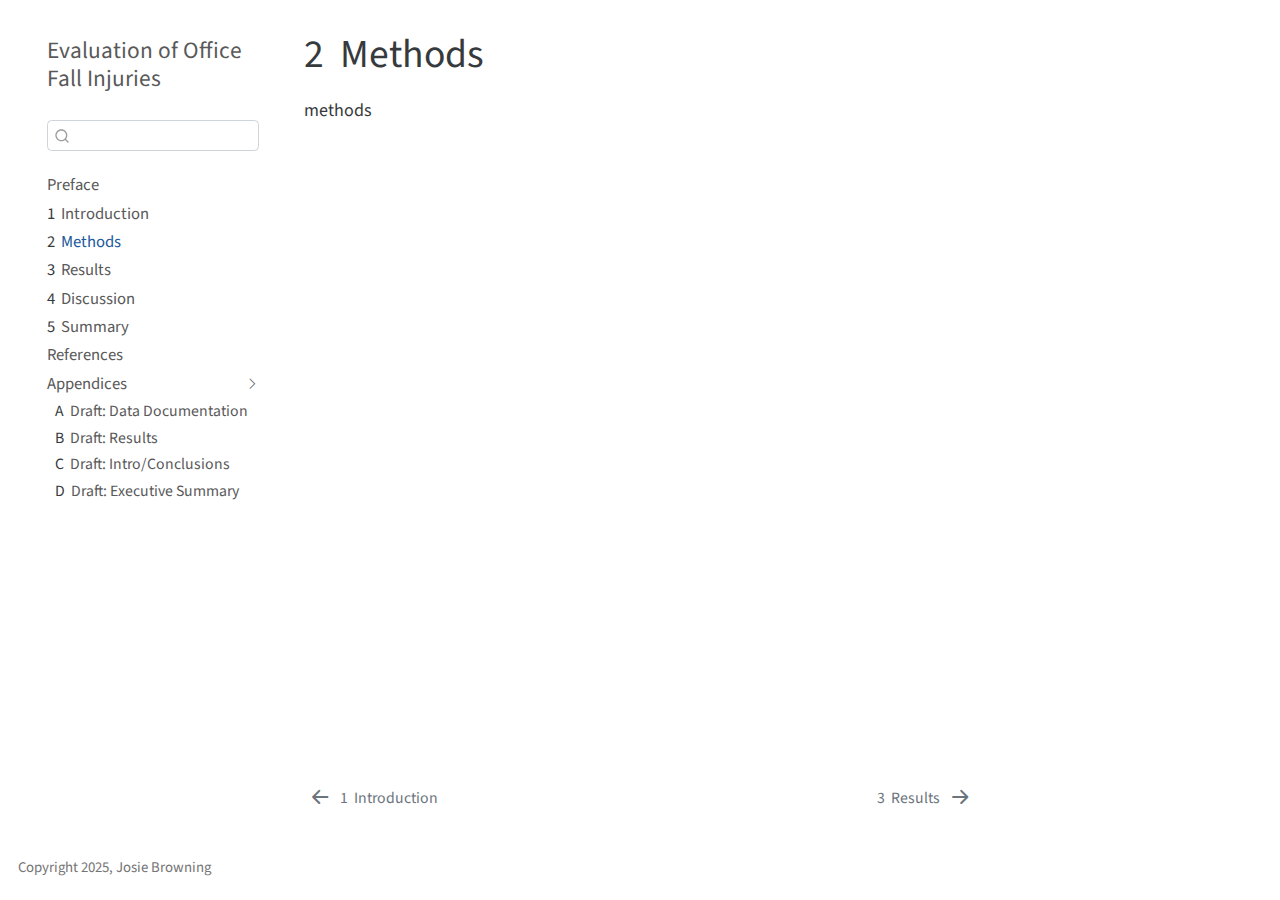
<file: docs/methods.html>
<!DOCTYPE html>
<html xmlns="http://www.w3.org/1999/xhtml" lang="en" xml:lang="en"><head>

<meta charset="utf-8">
<meta name="generator" content="quarto-1.2.313">

<meta name="viewport" content="width=device-width, initial-scale=1.0, user-scalable=yes">


<title>Evaluation of Office Fall Injuries - 2&nbsp; Methods</title>
<style>
code{white-space: pre-wrap;}
span.smallcaps{font-variant: small-caps;}
div.columns{display: flex; gap: min(4vw, 1.5em);}
div.column{flex: auto; overflow-x: auto;}
div.hanging-indent{margin-left: 1.5em; text-indent: -1.5em;}
ul.task-list{list-style: none;}
ul.task-list li input[type="checkbox"] {
  width: 0.8em;
  margin: 0 0.8em 0.2em -1.6em;
  vertical-align: middle;
}
</style>


<script src="site_libs/quarto-nav/quarto-nav.js"></script>
<script src="site_libs/quarto-nav/headroom.min.js"></script>
<script src="site_libs/clipboard/clipboard.min.js"></script>
<script src="site_libs/quarto-search/autocomplete.umd.js"></script>
<script src="site_libs/quarto-search/fuse.min.js"></script>
<script src="site_libs/quarto-search/quarto-search.js"></script>
<meta name="quarto:offset" content="./">
<link href="./results.html" rel="next">
<link href="./intro.html" rel="prev">
<script src="site_libs/quarto-html/quarto.js"></script>
<script src="site_libs/quarto-html/popper.min.js"></script>
<script src="site_libs/quarto-html/tippy.umd.min.js"></script>
<script src="site_libs/quarto-html/anchor.min.js"></script>
<link href="site_libs/quarto-html/tippy.css" rel="stylesheet">
<link href="site_libs/quarto-html/quarto-syntax-highlighting.css" rel="stylesheet" id="quarto-text-highlighting-styles">
<script src="site_libs/bootstrap/bootstrap.min.js"></script>
<link href="site_libs/bootstrap/bootstrap-icons.css" rel="stylesheet">
<link href="site_libs/bootstrap/bootstrap.min.css" rel="stylesheet" id="quarto-bootstrap" data-mode="light">
<script id="quarto-search-options" type="application/json">{
  "location": "sidebar",
  "copy-button": false,
  "collapse-after": 3,
  "panel-placement": "start",
  "type": "textbox",
  "limit": 20,
  "language": {
    "search-no-results-text": "No results",
    "search-matching-documents-text": "matching documents",
    "search-copy-link-title": "Copy link to search",
    "search-hide-matches-text": "Hide additional matches",
    "search-more-match-text": "more match in this document",
    "search-more-matches-text": "more matches in this document",
    "search-clear-button-title": "Clear",
    "search-detached-cancel-button-title": "Cancel",
    "search-submit-button-title": "Submit"
  }
}</script>


</head>

<body class="nav-sidebar floating">

<div id="quarto-search-results"></div>
  <header id="quarto-header" class="headroom fixed-top">
  <nav class="quarto-secondary-nav" data-bs-toggle="collapse" data-bs-target="#quarto-sidebar" aria-controls="quarto-sidebar" aria-expanded="false" aria-label="Toggle sidebar navigation" onclick="if (window.quartoToggleHeadroom) { window.quartoToggleHeadroom(); }">
    <div class="container-fluid d-flex justify-content-between">
      <h1 class="quarto-secondary-nav-title"><span class="chapter-number">2</span>&nbsp; <span class="chapter-title">Methods</span></h1>
      <button type="button" class="quarto-btn-toggle btn" aria-label="Show secondary navigation">
        <i class="bi bi-chevron-right"></i>
      </button>
    </div>
  </nav>
</header>
<!-- content -->
<div id="quarto-content" class="quarto-container page-columns page-rows-contents page-layout-article">
<!-- sidebar -->
  <nav id="quarto-sidebar" class="sidebar collapse sidebar-navigation floating overflow-auto">
    <div class="pt-lg-2 mt-2 text-left sidebar-header">
    <div class="sidebar-title mb-0 py-0">
      <a href="./">Evaluation of Office Fall Injuries</a> 
    </div>
      </div>
      <div class="mt-2 flex-shrink-0 align-items-center">
        <div class="sidebar-search">
        <div id="quarto-search" class="" title="Search"></div>
        </div>
      </div>
    <div class="sidebar-menu-container"> 
    <ul class="list-unstyled mt-1">
        <li class="sidebar-item">
  <div class="sidebar-item-container"> 
  <a href="./index.html" class="sidebar-item-text sidebar-link">Preface</a>
  </div>
</li>
        <li class="sidebar-item">
  <div class="sidebar-item-container"> 
  <a href="./intro.html" class="sidebar-item-text sidebar-link"><span class="chapter-number">1</span>&nbsp; <span class="chapter-title">Introduction</span></a>
  </div>
</li>
        <li class="sidebar-item">
  <div class="sidebar-item-container"> 
  <a href="./methods.html" class="sidebar-item-text sidebar-link active"><span class="chapter-number">2</span>&nbsp; <span class="chapter-title">Methods</span></a>
  </div>
</li>
        <li class="sidebar-item">
  <div class="sidebar-item-container"> 
  <a href="./results.html" class="sidebar-item-text sidebar-link"><span class="chapter-number">3</span>&nbsp; <span class="chapter-title">Results</span></a>
  </div>
</li>
        <li class="sidebar-item">
  <div class="sidebar-item-container"> 
  <a href="./discussion.html" class="sidebar-item-text sidebar-link"><span class="chapter-number">4</span>&nbsp; <span class="chapter-title">Discussion</span></a>
  </div>
</li>
        <li class="sidebar-item">
  <div class="sidebar-item-container"> 
  <a href="./summary.html" class="sidebar-item-text sidebar-link"><span class="chapter-number">5</span>&nbsp; <span class="chapter-title">Summary</span></a>
  </div>
</li>
        <li class="sidebar-item">
  <div class="sidebar-item-container"> 
  <a href="./references.html" class="sidebar-item-text sidebar-link">References</a>
  </div>
</li>
        <li class="sidebar-item sidebar-item-section">
      <div class="sidebar-item-container"> 
            <a class="sidebar-item-text sidebar-link text-start" data-bs-toggle="collapse" data-bs-target="#quarto-sidebar-section-1" aria-expanded="true">Appendices</a>
          <a class="sidebar-item-toggle text-start" data-bs-toggle="collapse" data-bs-target="#quarto-sidebar-section-1" aria-expanded="true">
            <i class="bi bi-chevron-right ms-2"></i>
          </a> 
      </div>
      <ul id="quarto-sidebar-section-1" class="collapse list-unstyled sidebar-section depth1 show">  
          <li class="sidebar-item">
  <div class="sidebar-item-container"> 
  <a href="./draft-data-doc.html" class="sidebar-item-text sidebar-link"><span class="chapter-number">A</span>&nbsp; <span class="chapter-title">Draft: Data Documentation</span></a>
  </div>
</li>
          <li class="sidebar-item">
  <div class="sidebar-item-container"> 
  <a href="./draft-results.html" class="sidebar-item-text sidebar-link"><span class="chapter-number">B</span>&nbsp; <span class="chapter-title">Draft: Results</span></a>
  </div>
</li>
          <li class="sidebar-item">
  <div class="sidebar-item-container"> 
  <a href="./draft-intro-conclusions.html" class="sidebar-item-text sidebar-link"><span class="chapter-number">C</span>&nbsp; <span class="chapter-title">Draft: Intro/Conclusions</span></a>
  </div>
</li>
          <li class="sidebar-item">
  <div class="sidebar-item-container"> 
  <a href="./draft-exec-summary.html" class="sidebar-item-text sidebar-link"><span class="chapter-number">D</span>&nbsp; <span class="chapter-title">Draft: Executive Summary</span></a>
  </div>
</li>
      </ul>
  </li>
    </ul>
    </div>
</nav>
<!-- margin-sidebar -->
    <div id="quarto-margin-sidebar" class="sidebar margin-sidebar">
        
    </div>
<!-- main -->
<main class="content" id="quarto-document-content">

<header id="title-block-header" class="quarto-title-block default">
<div class="quarto-title">
<h1 class="title d-none d-lg-block"><span class="chapter-number">2</span>&nbsp; <span class="chapter-title">Methods</span></h1>
</div>



<div class="quarto-title-meta">

    
  
    
  </div>
  

</header>

<p>methods</p>



</main> <!-- /main -->
<script id="quarto-html-after-body" type="application/javascript">
window.document.addEventListener("DOMContentLoaded", function (event) {
  const toggleBodyColorMode = (bsSheetEl) => {
    const mode = bsSheetEl.getAttribute("data-mode");
    const bodyEl = window.document.querySelector("body");
    if (mode === "dark") {
      bodyEl.classList.add("quarto-dark");
      bodyEl.classList.remove("quarto-light");
    } else {
      bodyEl.classList.add("quarto-light");
      bodyEl.classList.remove("quarto-dark");
    }
  }
  const toggleBodyColorPrimary = () => {
    const bsSheetEl = window.document.querySelector("link#quarto-bootstrap");
    if (bsSheetEl) {
      toggleBodyColorMode(bsSheetEl);
    }
  }
  toggleBodyColorPrimary();  
  const icon = "";
  const anchorJS = new window.AnchorJS();
  anchorJS.options = {
    placement: 'right',
    icon: icon
  };
  anchorJS.add('.anchored');
  const clipboard = new window.ClipboardJS('.code-copy-button', {
    target: function(trigger) {
      return trigger.previousElementSibling;
    }
  });
  clipboard.on('success', function(e) {
    // button target
    const button = e.trigger;
    // don't keep focus
    button.blur();
    // flash "checked"
    button.classList.add('code-copy-button-checked');
    var currentTitle = button.getAttribute("title");
    button.setAttribute("title", "Copied!");
    let tooltip;
    if (window.bootstrap) {
      button.setAttribute("data-bs-toggle", "tooltip");
      button.setAttribute("data-bs-placement", "left");
      button.setAttribute("data-bs-title", "Copied!");
      tooltip = new bootstrap.Tooltip(button, 
        { trigger: "manual", 
          customClass: "code-copy-button-tooltip",
          offset: [0, -8]});
      tooltip.show();    
    }
    setTimeout(function() {
      if (tooltip) {
        tooltip.hide();
        button.removeAttribute("data-bs-title");
        button.removeAttribute("data-bs-toggle");
        button.removeAttribute("data-bs-placement");
      }
      button.setAttribute("title", currentTitle);
      button.classList.remove('code-copy-button-checked');
    }, 1000);
    // clear code selection
    e.clearSelection();
  });
  function tippyHover(el, contentFn) {
    const config = {
      allowHTML: true,
      content: contentFn,
      maxWidth: 500,
      delay: 100,
      arrow: false,
      appendTo: function(el) {
          return el.parentElement;
      },
      interactive: true,
      interactiveBorder: 10,
      theme: 'quarto',
      placement: 'bottom-start'
    };
    window.tippy(el, config); 
  }
  const noterefs = window.document.querySelectorAll('a[role="doc-noteref"]');
  for (var i=0; i<noterefs.length; i++) {
    const ref = noterefs[i];
    tippyHover(ref, function() {
      // use id or data attribute instead here
      let href = ref.getAttribute('data-footnote-href') || ref.getAttribute('href');
      try { href = new URL(href).hash; } catch {}
      const id = href.replace(/^#\/?/, "");
      const note = window.document.getElementById(id);
      return note.innerHTML;
    });
  }
  const findCites = (el) => {
    const parentEl = el.parentElement;
    if (parentEl) {
      const cites = parentEl.dataset.cites;
      if (cites) {
        return {
          el,
          cites: cites.split(' ')
        };
      } else {
        return findCites(el.parentElement)
      }
    } else {
      return undefined;
    }
  };
  var bibliorefs = window.document.querySelectorAll('a[role="doc-biblioref"]');
  for (var i=0; i<bibliorefs.length; i++) {
    const ref = bibliorefs[i];
    const citeInfo = findCites(ref);
    if (citeInfo) {
      tippyHover(citeInfo.el, function() {
        var popup = window.document.createElement('div');
        citeInfo.cites.forEach(function(cite) {
          var citeDiv = window.document.createElement('div');
          citeDiv.classList.add('hanging-indent');
          citeDiv.classList.add('csl-entry');
          var biblioDiv = window.document.getElementById('ref-' + cite);
          if (biblioDiv) {
            citeDiv.innerHTML = biblioDiv.innerHTML;
          }
          popup.appendChild(citeDiv);
        });
        return popup.innerHTML;
      });
    }
  }
});
</script>
<nav class="page-navigation">
  <div class="nav-page nav-page-previous">
      <a href="./intro.html" class="pagination-link">
        <i class="bi bi-arrow-left-short"></i> <span class="nav-page-text"><span class="chapter-number">1</span>&nbsp; <span class="chapter-title">Introduction</span></span>
      </a>          
  </div>
  <div class="nav-page nav-page-next">
      <a href="./results.html" class="pagination-link">
        <span class="nav-page-text"><span class="chapter-number">3</span>&nbsp; <span class="chapter-title">Results</span></span> <i class="bi bi-arrow-right-short"></i>
      </a>
  </div>
</nav>
</div> <!-- /content -->
<footer class="footer">
  <div class="nav-footer">
    <div class="nav-footer-left">Copyright 2025, Josie Browning</div>   
  </div>
</footer>



</body></html>
</file>
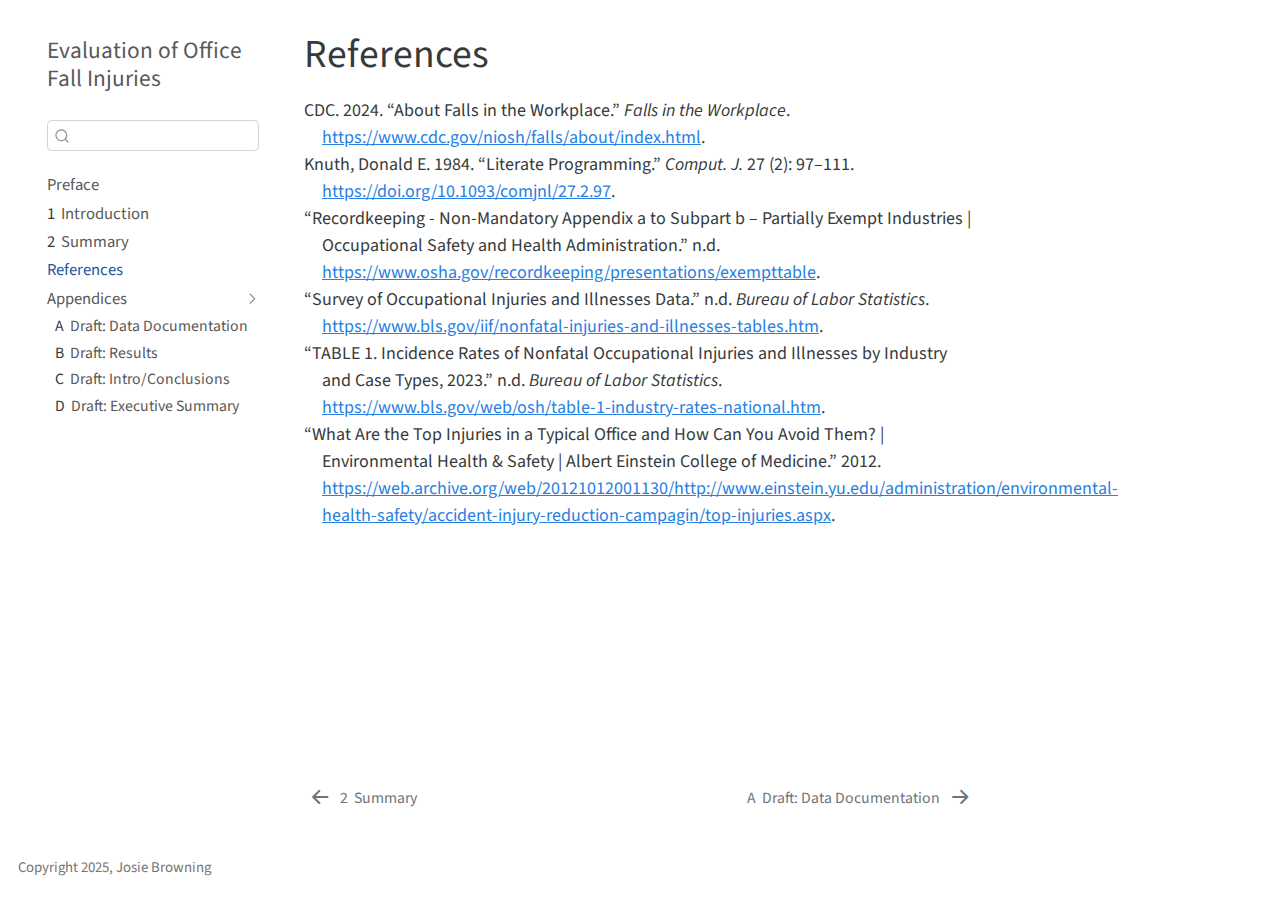
<file: docs/references.html>
<!DOCTYPE html>
<html xmlns="http://www.w3.org/1999/xhtml" lang="en" xml:lang="en"><head>

<meta charset="utf-8">
<meta name="generator" content="quarto-1.2.313">

<meta name="viewport" content="width=device-width, initial-scale=1.0, user-scalable=yes">


<title>Evaluation of Office Fall Injuries - References</title>
<style>
code{white-space: pre-wrap;}
span.smallcaps{font-variant: small-caps;}
div.columns{display: flex; gap: min(4vw, 1.5em);}
div.column{flex: auto; overflow-x: auto;}
div.hanging-indent{margin-left: 1.5em; text-indent: -1.5em;}
ul.task-list{list-style: none;}
ul.task-list li input[type="checkbox"] {
  width: 0.8em;
  margin: 0 0.8em 0.2em -1.6em;
  vertical-align: middle;
}
div.csl-bib-body { }
div.csl-entry {
  clear: both;
}
.hanging div.csl-entry {
  margin-left:2em;
  text-indent:-2em;
}
div.csl-left-margin {
  min-width:2em;
  float:left;
}
div.csl-right-inline {
  margin-left:2em;
  padding-left:1em;
}
div.csl-indent {
  margin-left: 2em;
}
</style>


<script src="site_libs/quarto-nav/quarto-nav.js"></script>
<script src="site_libs/quarto-nav/headroom.min.js"></script>
<script src="site_libs/clipboard/clipboard.min.js"></script>
<script src="site_libs/quarto-search/autocomplete.umd.js"></script>
<script src="site_libs/quarto-search/fuse.min.js"></script>
<script src="site_libs/quarto-search/quarto-search.js"></script>
<meta name="quarto:offset" content="./">
<link href="./draft-data-doc.html" rel="next">
<link href="./summary.html" rel="prev">
<script src="site_libs/quarto-html/quarto.js"></script>
<script src="site_libs/quarto-html/popper.min.js"></script>
<script src="site_libs/quarto-html/tippy.umd.min.js"></script>
<script src="site_libs/quarto-html/anchor.min.js"></script>
<link href="site_libs/quarto-html/tippy.css" rel="stylesheet">
<link href="site_libs/quarto-html/quarto-syntax-highlighting.css" rel="stylesheet" id="quarto-text-highlighting-styles">
<script src="site_libs/bootstrap/bootstrap.min.js"></script>
<link href="site_libs/bootstrap/bootstrap-icons.css" rel="stylesheet">
<link href="site_libs/bootstrap/bootstrap.min.css" rel="stylesheet" id="quarto-bootstrap" data-mode="light">
<script id="quarto-search-options" type="application/json">{
  "location": "sidebar",
  "copy-button": false,
  "collapse-after": 3,
  "panel-placement": "start",
  "type": "textbox",
  "limit": 20,
  "language": {
    "search-no-results-text": "No results",
    "search-matching-documents-text": "matching documents",
    "search-copy-link-title": "Copy link to search",
    "search-hide-matches-text": "Hide additional matches",
    "search-more-match-text": "more match in this document",
    "search-more-matches-text": "more matches in this document",
    "search-clear-button-title": "Clear",
    "search-detached-cancel-button-title": "Cancel",
    "search-submit-button-title": "Submit"
  }
}</script>


</head>

<body class="nav-sidebar floating">

<div id="quarto-search-results"></div>
  <header id="quarto-header" class="headroom fixed-top">
  <nav class="quarto-secondary-nav" data-bs-toggle="collapse" data-bs-target="#quarto-sidebar" aria-controls="quarto-sidebar" aria-expanded="false" aria-label="Toggle sidebar navigation" onclick="if (window.quartoToggleHeadroom) { window.quartoToggleHeadroom(); }">
    <div class="container-fluid d-flex justify-content-between">
      <h1 class="quarto-secondary-nav-title">References</h1>
      <button type="button" class="quarto-btn-toggle btn" aria-label="Show secondary navigation">
        <i class="bi bi-chevron-right"></i>
      </button>
    </div>
  </nav>
</header>
<!-- content -->
<div id="quarto-content" class="quarto-container page-columns page-rows-contents page-layout-article">
<!-- sidebar -->
  <nav id="quarto-sidebar" class="sidebar collapse sidebar-navigation floating overflow-auto">
    <div class="pt-lg-2 mt-2 text-left sidebar-header">
    <div class="sidebar-title mb-0 py-0">
      <a href="./">Evaluation of Office Fall Injuries</a> 
    </div>
      </div>
      <div class="mt-2 flex-shrink-0 align-items-center">
        <div class="sidebar-search">
        <div id="quarto-search" class="" title="Search"></div>
        </div>
      </div>
    <div class="sidebar-menu-container"> 
    <ul class="list-unstyled mt-1">
        <li class="sidebar-item">
  <div class="sidebar-item-container"> 
  <a href="./index.html" class="sidebar-item-text sidebar-link">Preface</a>
  </div>
</li>
        <li class="sidebar-item">
  <div class="sidebar-item-container"> 
  <a href="./intro.html" class="sidebar-item-text sidebar-link"><span class="chapter-number">1</span>&nbsp; <span class="chapter-title">Introduction</span></a>
  </div>
</li>
        <li class="sidebar-item">
  <div class="sidebar-item-container"> 
  <a href="./summary.html" class="sidebar-item-text sidebar-link"><span class="chapter-number">2</span>&nbsp; <span class="chapter-title">Summary</span></a>
  </div>
</li>
        <li class="sidebar-item">
  <div class="sidebar-item-container"> 
  <a href="./references.html" class="sidebar-item-text sidebar-link active">References</a>
  </div>
</li>
        <li class="sidebar-item sidebar-item-section">
      <div class="sidebar-item-container"> 
            <a class="sidebar-item-text sidebar-link text-start" data-bs-toggle="collapse" data-bs-target="#quarto-sidebar-section-1" aria-expanded="true">Appendices</a>
          <a class="sidebar-item-toggle text-start" data-bs-toggle="collapse" data-bs-target="#quarto-sidebar-section-1" aria-expanded="true">
            <i class="bi bi-chevron-right ms-2"></i>
          </a> 
      </div>
      <ul id="quarto-sidebar-section-1" class="collapse list-unstyled sidebar-section depth1 show">  
          <li class="sidebar-item">
  <div class="sidebar-item-container"> 
  <a href="./draft-data-doc.html" class="sidebar-item-text sidebar-link"><span class="chapter-number">A</span>&nbsp; <span class="chapter-title">Draft: Data Documentation</span></a>
  </div>
</li>
          <li class="sidebar-item">
  <div class="sidebar-item-container"> 
  <a href="./draft-results.html" class="sidebar-item-text sidebar-link"><span class="chapter-number">B</span>&nbsp; <span class="chapter-title">Draft: Results</span></a>
  </div>
</li>
          <li class="sidebar-item">
  <div class="sidebar-item-container"> 
  <a href="./draft-intro-conclusions.html" class="sidebar-item-text sidebar-link"><span class="chapter-number">C</span>&nbsp; <span class="chapter-title">Draft: Intro/Conclusions</span></a>
  </div>
</li>
          <li class="sidebar-item">
  <div class="sidebar-item-container"> 
  <a href="./draft-exec-summary.html" class="sidebar-item-text sidebar-link"><span class="chapter-number">D</span>&nbsp; <span class="chapter-title">Draft: Executive Summary</span></a>
  </div>
</li>
      </ul>
  </li>
    </ul>
    </div>
</nav>
<!-- margin-sidebar -->
    <div id="quarto-margin-sidebar" class="sidebar margin-sidebar">
        
    </div>
<!-- main -->
<main class="content" id="quarto-document-content">

<header id="title-block-header" class="quarto-title-block default">
<div class="quarto-title">
<h1 class="title d-none d-lg-block">References</h1>
</div>



<div class="quarto-title-meta">

    
  
    
  </div>
  

</header>

<div id="refs" class="references csl-bib-body hanging-indent" role="doc-bibliography">
<div id="ref-cdcFallsWorkplace2024" class="csl-entry" role="doc-biblioentry">
CDC. 2024. <span>“About Falls in the Workplace.”</span> <em>Falls in the
Workplace</em>. <a href="https://www.cdc.gov/niosh/falls/about/index.html">https://www.cdc.gov/niosh/falls/about/index.html</a>.
</div>
<div id="ref-knuth84" class="csl-entry" role="doc-biblioentry">
Knuth, Donald E. 1984. <span>“Literate Programming.”</span> <em>Comput.
J.</em> 27 (2): 97–111. <a href="https://doi.org/10.1093/comjnl/27.2.97">https://doi.org/10.1093/comjnl/27.2.97</a>.
</div>
<div id="ref-RecordkeepingNonMandatoryAppendix" class="csl-entry" role="doc-biblioentry">
<span>“Recordkeeping - Non-Mandatory Appendix a to Subpart b – Partially
Exempt Industries | Occupational Safety and Health
Administration.”</span> n.d. <a href="https://www.osha.gov/recordkeeping/presentations/exempttable">https://www.osha.gov/recordkeeping/presentations/exempttable</a>.
</div>
<div id="ref-SurveyOccupationalInjuries" class="csl-entry" role="doc-biblioentry">
<span>“Survey of Occupational Injuries and Illnesses Data.”</span> n.d.
<em>Bureau of Labor Statistics</em>. <a href="https://www.bls.gov/iif/nonfatal-injuries-and-illnesses-tables.htm">https://www.bls.gov/iif/nonfatal-injuries-and-illnesses-tables.htm</a>.
</div>
<div id="ref-TABLE1Incidence" class="csl-entry" role="doc-biblioentry">
<span>“TABLE 1. Incidence Rates of Nonfatal Occupational Injuries and
Illnesses by Industry and Case Types, 2023.”</span> n.d. <em>Bureau of
Labor Statistics</em>. <a href="https://www.bls.gov/web/osh/table-1-industry-rates-national.htm">https://www.bls.gov/web/osh/table-1-industry-rates-national.htm</a>.
</div>
<div id="ref-WhatAreTop2012" class="csl-entry" role="doc-biblioentry">
<span>“What Are the Top Injuries in a Typical Office and How Can You
Avoid Them? | Environmental Health &amp; Safety | Albert Einstein
College of Medicine.”</span> 2012. <a href="https://web.archive.org/web/20121012001130/http://www.einstein.yu.edu/administration/environmental-health-safety/accident-injury-reduction-campagin/top-injuries.aspx">https://web.archive.org/web/20121012001130/http://www.einstein.yu.edu/administration/environmental-health-safety/accident-injury-reduction-campagin/top-injuries.aspx</a>.
</div>
</div>



</main> <!-- /main -->
<script id="quarto-html-after-body" type="application/javascript">
window.document.addEventListener("DOMContentLoaded", function (event) {
  const toggleBodyColorMode = (bsSheetEl) => {
    const mode = bsSheetEl.getAttribute("data-mode");
    const bodyEl = window.document.querySelector("body");
    if (mode === "dark") {
      bodyEl.classList.add("quarto-dark");
      bodyEl.classList.remove("quarto-light");
    } else {
      bodyEl.classList.add("quarto-light");
      bodyEl.classList.remove("quarto-dark");
    }
  }
  const toggleBodyColorPrimary = () => {
    const bsSheetEl = window.document.querySelector("link#quarto-bootstrap");
    if (bsSheetEl) {
      toggleBodyColorMode(bsSheetEl);
    }
  }
  toggleBodyColorPrimary();  
  const icon = "";
  const anchorJS = new window.AnchorJS();
  anchorJS.options = {
    placement: 'right',
    icon: icon
  };
  anchorJS.add('.anchored');
  const clipboard = new window.ClipboardJS('.code-copy-button', {
    target: function(trigger) {
      return trigger.previousElementSibling;
    }
  });
  clipboard.on('success', function(e) {
    // button target
    const button = e.trigger;
    // don't keep focus
    button.blur();
    // flash "checked"
    button.classList.add('code-copy-button-checked');
    var currentTitle = button.getAttribute("title");
    button.setAttribute("title", "Copied!");
    let tooltip;
    if (window.bootstrap) {
      button.setAttribute("data-bs-toggle", "tooltip");
      button.setAttribute("data-bs-placement", "left");
      button.setAttribute("data-bs-title", "Copied!");
      tooltip = new bootstrap.Tooltip(button, 
        { trigger: "manual", 
          customClass: "code-copy-button-tooltip",
          offset: [0, -8]});
      tooltip.show();    
    }
    setTimeout(function() {
      if (tooltip) {
        tooltip.hide();
        button.removeAttribute("data-bs-title");
        button.removeAttribute("data-bs-toggle");
        button.removeAttribute("data-bs-placement");
      }
      button.setAttribute("title", currentTitle);
      button.classList.remove('code-copy-button-checked');
    }, 1000);
    // clear code selection
    e.clearSelection();
  });
  function tippyHover(el, contentFn) {
    const config = {
      allowHTML: true,
      content: contentFn,
      maxWidth: 500,
      delay: 100,
      arrow: false,
      appendTo: function(el) {
          return el.parentElement;
      },
      interactive: true,
      interactiveBorder: 10,
      theme: 'quarto',
      placement: 'bottom-start'
    };
    window.tippy(el, config); 
  }
  const noterefs = window.document.querySelectorAll('a[role="doc-noteref"]');
  for (var i=0; i<noterefs.length; i++) {
    const ref = noterefs[i];
    tippyHover(ref, function() {
      // use id or data attribute instead here
      let href = ref.getAttribute('data-footnote-href') || ref.getAttribute('href');
      try { href = new URL(href).hash; } catch {}
      const id = href.replace(/^#\/?/, "");
      const note = window.document.getElementById(id);
      return note.innerHTML;
    });
  }
  const findCites = (el) => {
    const parentEl = el.parentElement;
    if (parentEl) {
      const cites = parentEl.dataset.cites;
      if (cites) {
        return {
          el,
          cites: cites.split(' ')
        };
      } else {
        return findCites(el.parentElement)
      }
    } else {
      return undefined;
    }
  };
  var bibliorefs = window.document.querySelectorAll('a[role="doc-biblioref"]');
  for (var i=0; i<bibliorefs.length; i++) {
    const ref = bibliorefs[i];
    const citeInfo = findCites(ref);
    if (citeInfo) {
      tippyHover(citeInfo.el, function() {
        var popup = window.document.createElement('div');
        citeInfo.cites.forEach(function(cite) {
          var citeDiv = window.document.createElement('div');
          citeDiv.classList.add('hanging-indent');
          citeDiv.classList.add('csl-entry');
          var biblioDiv = window.document.getElementById('ref-' + cite);
          if (biblioDiv) {
            citeDiv.innerHTML = biblioDiv.innerHTML;
          }
          popup.appendChild(citeDiv);
        });
        return popup.innerHTML;
      });
    }
  }
});
</script>
<nav class="page-navigation">
  <div class="nav-page nav-page-previous">
      <a href="./summary.html" class="pagination-link">
        <i class="bi bi-arrow-left-short"></i> <span class="nav-page-text"><span class="chapter-number">2</span>&nbsp; <span class="chapter-title">Summary</span></span>
      </a>          
  </div>
  <div class="nav-page nav-page-next">
      <a href="./draft-data-doc.html" class="pagination-link">
        <span class="nav-page-text"><span class="chapter-number">A</span>&nbsp; <span class="chapter-title">Draft: Data Documentation</span></span> <i class="bi bi-arrow-right-short"></i>
      </a>
  </div>
</nav>
</div> <!-- /content -->
<footer class="footer">
  <div class="nav-footer">
    <div class="nav-footer-left">Copyright 2025, Josie Browning</div>   
  </div>
</footer>



</body></html>
</file>
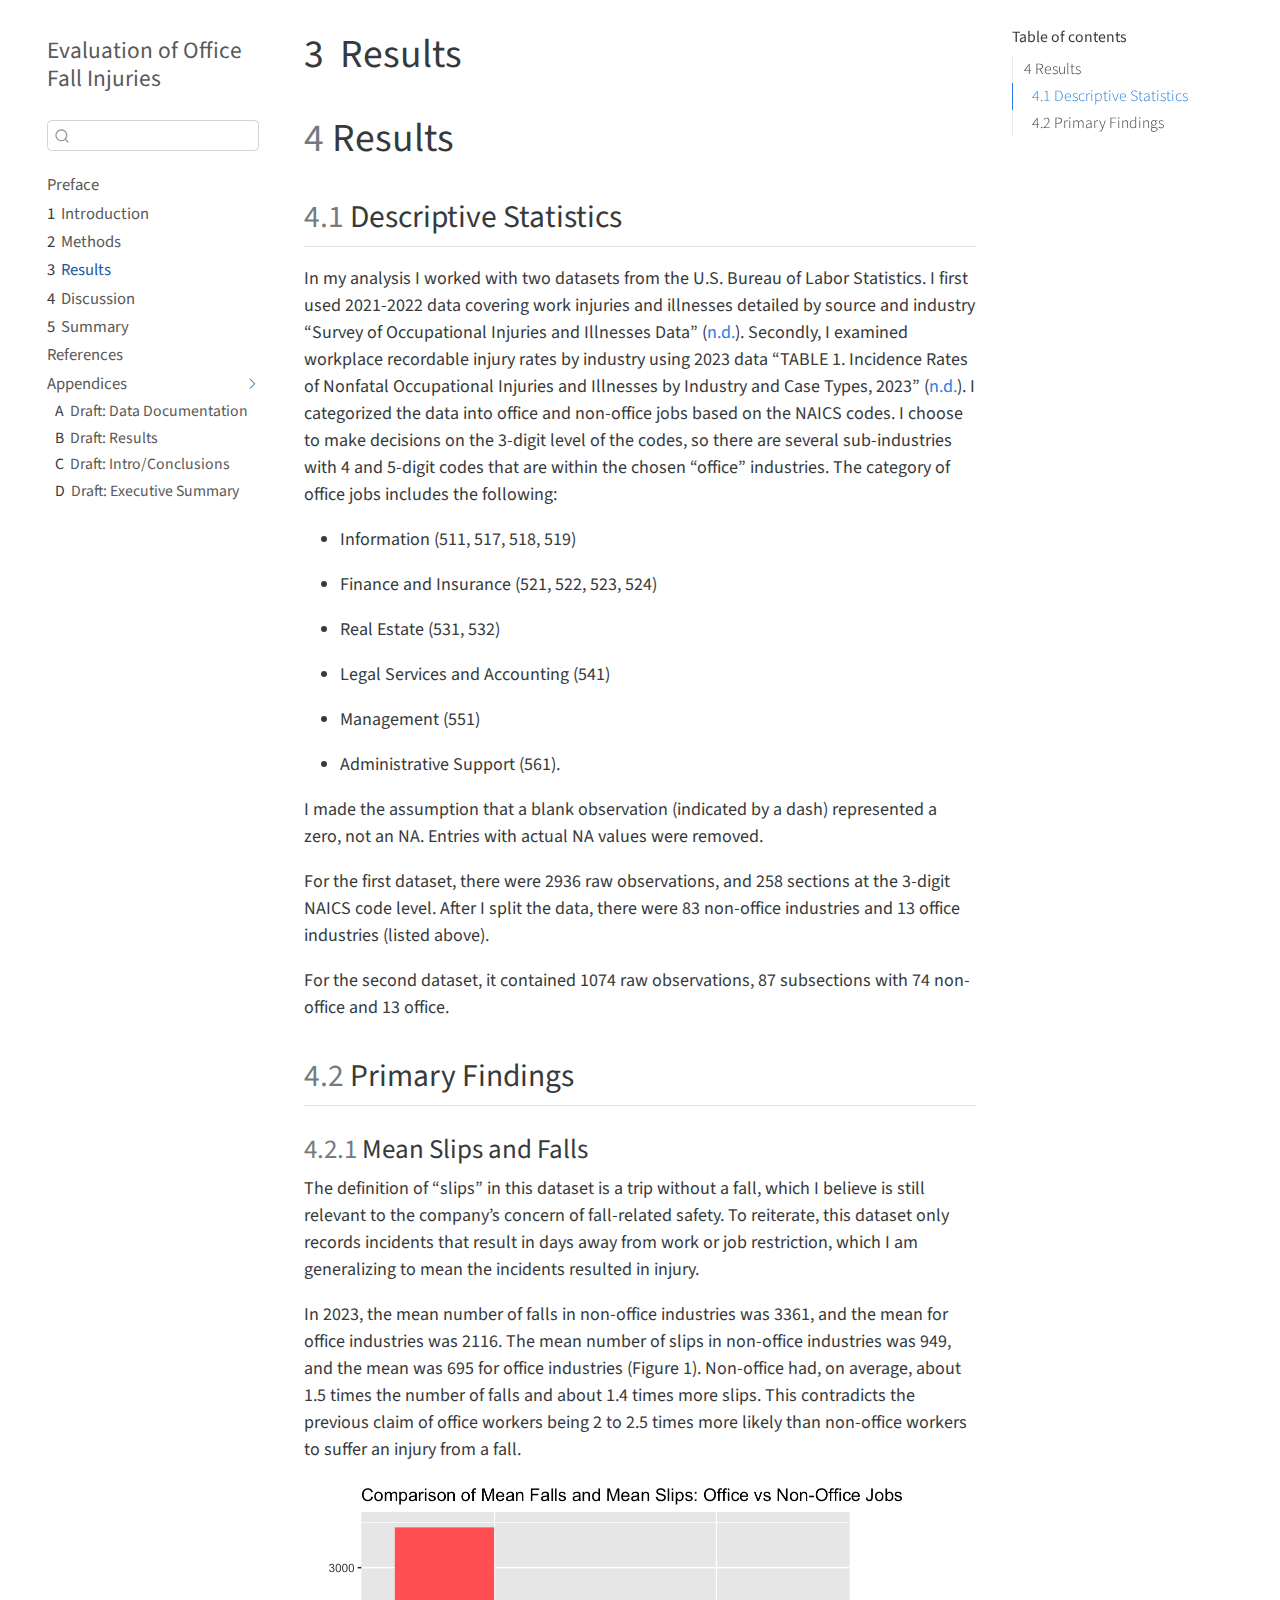
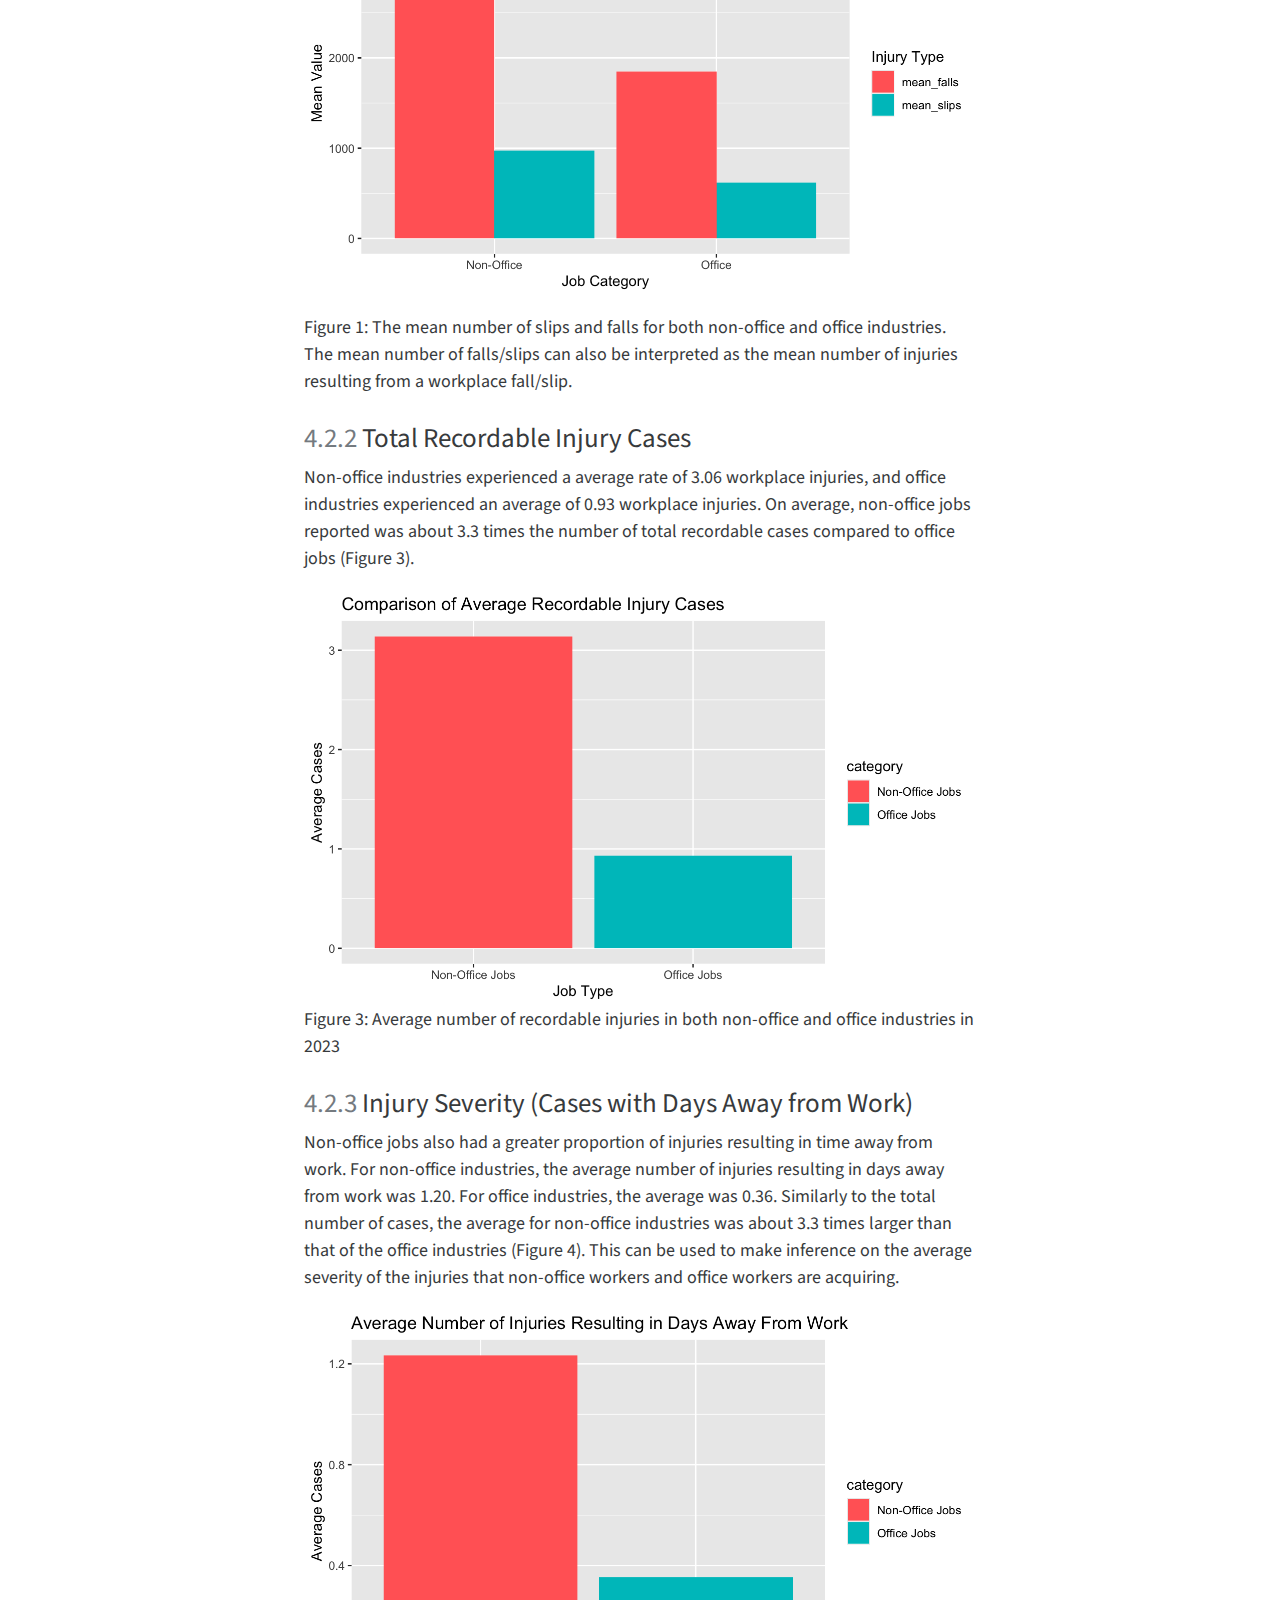
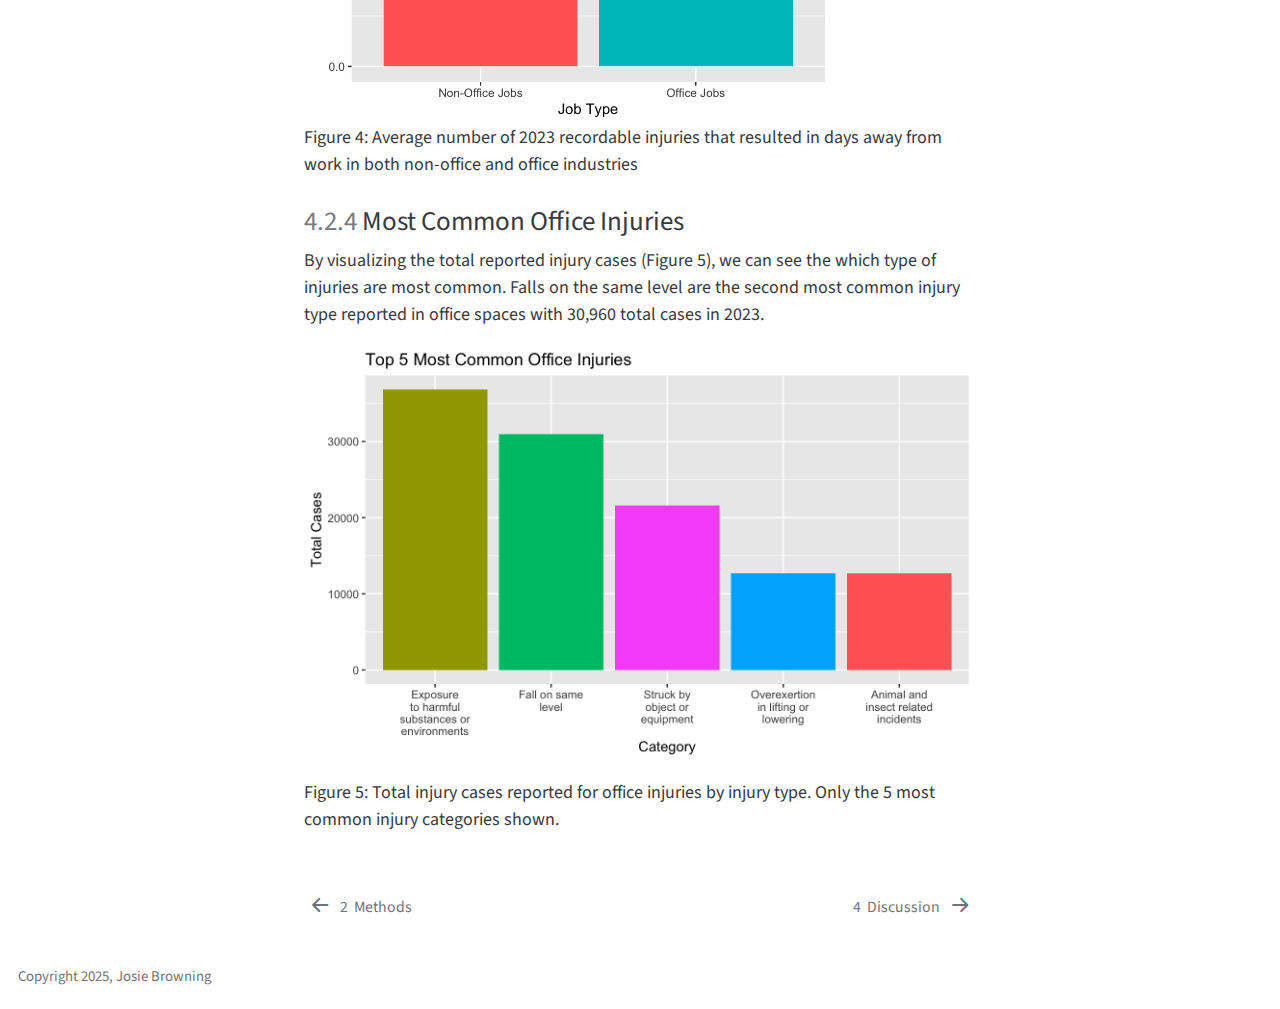
<file: docs/results.html>
<!DOCTYPE html>
<html xmlns="http://www.w3.org/1999/xhtml" lang="en" xml:lang="en"><head>

<meta charset="utf-8">
<meta name="generator" content="quarto-1.2.313">

<meta name="viewport" content="width=device-width, initial-scale=1.0, user-scalable=yes">


<title>Evaluation of Office Fall Injuries - 3&nbsp; Results</title>
<style>
code{white-space: pre-wrap;}
span.smallcaps{font-variant: small-caps;}
div.columns{display: flex; gap: min(4vw, 1.5em);}
div.column{flex: auto; overflow-x: auto;}
div.hanging-indent{margin-left: 1.5em; text-indent: -1.5em;}
ul.task-list{list-style: none;}
ul.task-list li input[type="checkbox"] {
  width: 0.8em;
  margin: 0 0.8em 0.2em -1.6em;
  vertical-align: middle;
}
div.csl-bib-body { }
div.csl-entry {
  clear: both;
}
.hanging div.csl-entry {
  margin-left:2em;
  text-indent:-2em;
}
div.csl-left-margin {
  min-width:2em;
  float:left;
}
div.csl-right-inline {
  margin-left:2em;
  padding-left:1em;
}
div.csl-indent {
  margin-left: 2em;
}
</style>


<script src="site_libs/quarto-nav/quarto-nav.js"></script>
<script src="site_libs/quarto-nav/headroom.min.js"></script>
<script src="site_libs/clipboard/clipboard.min.js"></script>
<script src="site_libs/quarto-search/autocomplete.umd.js"></script>
<script src="site_libs/quarto-search/fuse.min.js"></script>
<script src="site_libs/quarto-search/quarto-search.js"></script>
<meta name="quarto:offset" content="./">
<link href="./discussion.html" rel="next">
<link href="./methods.html" rel="prev">
<script src="site_libs/quarto-html/quarto.js"></script>
<script src="site_libs/quarto-html/popper.min.js"></script>
<script src="site_libs/quarto-html/tippy.umd.min.js"></script>
<script src="site_libs/quarto-html/anchor.min.js"></script>
<link href="site_libs/quarto-html/tippy.css" rel="stylesheet">
<link href="site_libs/quarto-html/quarto-syntax-highlighting.css" rel="stylesheet" id="quarto-text-highlighting-styles">
<script src="site_libs/bootstrap/bootstrap.min.js"></script>
<link href="site_libs/bootstrap/bootstrap-icons.css" rel="stylesheet">
<link href="site_libs/bootstrap/bootstrap.min.css" rel="stylesheet" id="quarto-bootstrap" data-mode="light">
<script id="quarto-search-options" type="application/json">{
  "location": "sidebar",
  "copy-button": false,
  "collapse-after": 3,
  "panel-placement": "start",
  "type": "textbox",
  "limit": 20,
  "language": {
    "search-no-results-text": "No results",
    "search-matching-documents-text": "matching documents",
    "search-copy-link-title": "Copy link to search",
    "search-hide-matches-text": "Hide additional matches",
    "search-more-match-text": "more match in this document",
    "search-more-matches-text": "more matches in this document",
    "search-clear-button-title": "Clear",
    "search-detached-cancel-button-title": "Cancel",
    "search-submit-button-title": "Submit"
  }
}</script>


</head>

<body class="nav-sidebar floating">

<div id="quarto-search-results"></div>
  <header id="quarto-header" class="headroom fixed-top">
  <nav class="quarto-secondary-nav" data-bs-toggle="collapse" data-bs-target="#quarto-sidebar" aria-controls="quarto-sidebar" aria-expanded="false" aria-label="Toggle sidebar navigation" onclick="if (window.quartoToggleHeadroom) { window.quartoToggleHeadroom(); }">
    <div class="container-fluid d-flex justify-content-between">
      <h1 class="quarto-secondary-nav-title"><span class="chapter-number">3</span>&nbsp; <span class="chapter-title">Results</span></h1>
      <button type="button" class="quarto-btn-toggle btn" aria-label="Show secondary navigation">
        <i class="bi bi-chevron-right"></i>
      </button>
    </div>
  </nav>
</header>
<!-- content -->
<div id="quarto-content" class="quarto-container page-columns page-rows-contents page-layout-article">
<!-- sidebar -->
  <nav id="quarto-sidebar" class="sidebar collapse sidebar-navigation floating overflow-auto">
    <div class="pt-lg-2 mt-2 text-left sidebar-header">
    <div class="sidebar-title mb-0 py-0">
      <a href="./">Evaluation of Office Fall Injuries</a> 
    </div>
      </div>
      <div class="mt-2 flex-shrink-0 align-items-center">
        <div class="sidebar-search">
        <div id="quarto-search" class="" title="Search"></div>
        </div>
      </div>
    <div class="sidebar-menu-container"> 
    <ul class="list-unstyled mt-1">
        <li class="sidebar-item">
  <div class="sidebar-item-container"> 
  <a href="./index.html" class="sidebar-item-text sidebar-link">Preface</a>
  </div>
</li>
        <li class="sidebar-item">
  <div class="sidebar-item-container"> 
  <a href="./intro.html" class="sidebar-item-text sidebar-link"><span class="chapter-number">1</span>&nbsp; <span class="chapter-title">Introduction</span></a>
  </div>
</li>
        <li class="sidebar-item">
  <div class="sidebar-item-container"> 
  <a href="./methods.html" class="sidebar-item-text sidebar-link"><span class="chapter-number">2</span>&nbsp; <span class="chapter-title">Methods</span></a>
  </div>
</li>
        <li class="sidebar-item">
  <div class="sidebar-item-container"> 
  <a href="./results.html" class="sidebar-item-text sidebar-link active"><span class="chapter-number">3</span>&nbsp; <span class="chapter-title">Results</span></a>
  </div>
</li>
        <li class="sidebar-item">
  <div class="sidebar-item-container"> 
  <a href="./discussion.html" class="sidebar-item-text sidebar-link"><span class="chapter-number">4</span>&nbsp; <span class="chapter-title">Discussion</span></a>
  </div>
</li>
        <li class="sidebar-item">
  <div class="sidebar-item-container"> 
  <a href="./summary.html" class="sidebar-item-text sidebar-link"><span class="chapter-number">5</span>&nbsp; <span class="chapter-title">Summary</span></a>
  </div>
</li>
        <li class="sidebar-item">
  <div class="sidebar-item-container"> 
  <a href="./references.html" class="sidebar-item-text sidebar-link">References</a>
  </div>
</li>
        <li class="sidebar-item sidebar-item-section">
      <div class="sidebar-item-container"> 
            <a class="sidebar-item-text sidebar-link text-start" data-bs-toggle="collapse" data-bs-target="#quarto-sidebar-section-1" aria-expanded="true">Appendices</a>
          <a class="sidebar-item-toggle text-start" data-bs-toggle="collapse" data-bs-target="#quarto-sidebar-section-1" aria-expanded="true">
            <i class="bi bi-chevron-right ms-2"></i>
          </a> 
      </div>
      <ul id="quarto-sidebar-section-1" class="collapse list-unstyled sidebar-section depth1 show">  
          <li class="sidebar-item">
  <div class="sidebar-item-container"> 
  <a href="./draft-data-doc.html" class="sidebar-item-text sidebar-link"><span class="chapter-number">A</span>&nbsp; <span class="chapter-title">Draft: Data Documentation</span></a>
  </div>
</li>
          <li class="sidebar-item">
  <div class="sidebar-item-container"> 
  <a href="./draft-results.html" class="sidebar-item-text sidebar-link"><span class="chapter-number">B</span>&nbsp; <span class="chapter-title">Draft: Results</span></a>
  </div>
</li>
          <li class="sidebar-item">
  <div class="sidebar-item-container"> 
  <a href="./draft-intro-conclusions.html" class="sidebar-item-text sidebar-link"><span class="chapter-number">C</span>&nbsp; <span class="chapter-title">Draft: Intro/Conclusions</span></a>
  </div>
</li>
          <li class="sidebar-item">
  <div class="sidebar-item-container"> 
  <a href="./draft-exec-summary.html" class="sidebar-item-text sidebar-link"><span class="chapter-number">D</span>&nbsp; <span class="chapter-title">Draft: Executive Summary</span></a>
  </div>
</li>
      </ul>
  </li>
    </ul>
    </div>
</nav>
<!-- margin-sidebar -->
    <div id="quarto-margin-sidebar" class="sidebar margin-sidebar">
        <nav id="TOC" role="doc-toc" class="toc-active">
    <h2 id="toc-title">Table of contents</h2>
   
  <ul>
  <li><a href="#results" id="toc-results" class="nav-link active" data-scroll-target="#results"><span class="toc-section-number">4</span>  Results</a>
  <ul class="collapse">
  <li><a href="#descriptive-statistics" id="toc-descriptive-statistics" class="nav-link" data-scroll-target="#descriptive-statistics"><span class="toc-section-number">4.1</span>  Descriptive Statistics</a></li>
  <li><a href="#primary-findings" id="toc-primary-findings" class="nav-link" data-scroll-target="#primary-findings"><span class="toc-section-number">4.2</span>  Primary Findings</a>
  <ul class="collapse">
  <li><a href="#mean-slips-and-falls" id="toc-mean-slips-and-falls" class="nav-link" data-scroll-target="#mean-slips-and-falls"><span class="toc-section-number">4.2.1</span>  Mean Slips and Falls</a></li>
  <li><a href="#total-recordable-injury-cases" id="toc-total-recordable-injury-cases" class="nav-link" data-scroll-target="#total-recordable-injury-cases"><span class="toc-section-number">4.2.2</span>  Total Recordable Injury Cases</a></li>
  <li><a href="#injury-severity-cases-with-days-away-from-work" id="toc-injury-severity-cases-with-days-away-from-work" class="nav-link" data-scroll-target="#injury-severity-cases-with-days-away-from-work"><span class="toc-section-number">4.2.3</span>  Injury Severity (Cases with Days Away from Work)</a></li>
  <li><a href="#most-common-office-injuries" id="toc-most-common-office-injuries" class="nav-link" data-scroll-target="#most-common-office-injuries"><span class="toc-section-number">4.2.4</span>  Most Common Office Injuries</a></li>
  </ul></li>
  </ul></li>
  </ul>
</nav>
    </div>
<!-- main -->
<main class="content" id="quarto-document-content">

<header id="title-block-header" class="quarto-title-block default">
<div class="quarto-title">
<h1 class="title d-none d-lg-block"><span class="chapter-number">3</span>&nbsp; <span class="chapter-title">Results</span></h1>
</div>



<div class="quarto-title-meta">

    
  
    
  </div>
  

</header>

<section id="results" class="level1" data-number="4">
<h1 data-number="4"><span class="header-section-number">4</span> Results</h1>
<section id="descriptive-statistics" class="level2" data-number="4.1">
<h2 data-number="4.1" class="anchored" data-anchor-id="descriptive-statistics"><span class="header-section-number">4.1</span> Descriptive Statistics</h2>
<p>In my analysis I worked with two datasets from the U.S. Bureau of Labor Statistics. I first used 2021-2022 data covering work injuries and illnesses detailed by source and industry <span class="citation" data-cites="SurveyOccupationalInjuries"><span>“Survey of Occupational Injuries and Illnesses Data”</span> (<a href="references.html#ref-SurveyOccupationalInjuries" role="doc-biblioref">n.d.</a>)</span>. Secondly, I examined workplace recordable injury rates by industry using 2023 data <span class="citation" data-cites="TABLE1Incidence"><span>“TABLE 1. Incidence Rates of Nonfatal Occupational Injuries and Illnesses by Industry and Case Types, 2023”</span> (<a href="references.html#ref-TABLE1Incidence" role="doc-biblioref">n.d.</a>)</span>. I categorized the data into office and non-office jobs based on the NAICS codes. I choose to make decisions on the 3-digit level of the codes, so there are several sub-industries with 4 and 5-digit codes that are within the chosen “office” industries. The category of office jobs includes the following:</p>
<ul>
<li><p>Information (511, 517, 518, 519)</p></li>
<li><p>Finance and Insurance (521, 522, 523, 524)</p></li>
<li><p>Real Estate (531, 532)</p></li>
<li><p>Legal Services and Accounting (541)</p></li>
<li><p>Management (551)</p></li>
<li><p>Administrative Support (561).</p></li>
</ul>
<p>I made the assumption that a blank observation (indicated by a dash) represented a zero, not an NA. Entries with actual NA values were removed.</p>
<p>For the first dataset, there were 2936 raw observations, and 258 sections at the 3-digit NAICS code level. After I split the data, there were 83 non-office industries and 13 office industries (listed above).</p>
<p>For the second dataset, it contained 1074 raw observations, 87 subsections with 74 non-office and 13 office.</p>
</section>
<section id="primary-findings" class="level2" data-number="4.2">
<h2 data-number="4.2" class="anchored" data-anchor-id="primary-findings"><span class="header-section-number">4.2</span> Primary Findings</h2>
<section id="mean-slips-and-falls" class="level3" data-number="4.2.1">
<h3 data-number="4.2.1" class="anchored" data-anchor-id="mean-slips-and-falls"><span class="header-section-number">4.2.1</span> Mean Slips and Falls</h3>
<p>The definition of “slips” in this dataset is a trip without a fall, which I believe is still relevant to the company’s concern of fall-related safety. To reiterate, this dataset only records incidents that result in days away from work or job restriction, which I am generalizing to mean the incidents resulted in injury.</p>
<p>In 2023, the mean number of falls in non-office industries was 3361, and the mean for office industries was 2116. The mean number of slips in non-office industries was 949, and the mean was 695 for office industries (Figure 1). Non-office had, on average, about 1.5 times the number of falls and about 1.4 times more slips. This contradicts the previous claim of office workers being 2 to 2.5 times more likely than non-office workers to suffer an injury from a fall.</p>
<p><img src="images/clipboard-3063715368.png" class="img-fluid"></p>
<p>Figure 1: The mean number of slips and falls for both non-office and office industries. The mean number of falls/slips can also be interpreted as the mean number of injuries resulting from a workplace fall/slip.</p>
</section>
<section id="total-recordable-injury-cases" class="level3" data-number="4.2.2">
<h3 data-number="4.2.2" class="anchored" data-anchor-id="total-recordable-injury-cases"><span class="header-section-number">4.2.2</span> Total Recordable Injury Cases</h3>
<p>Non-office industries experienced a average rate of 3.06 workplace injuries, and office industries experienced an average of 0.93 workplace injuries. On average, non-office jobs reported was about 3.3 times the number of total recordable cases compared to office jobs (Figure 3).</p>
<p><img src="images/clipboard-3366280658.png" class="img-fluid">Figure 3: Average number of recordable injuries in both non-office and office industries in 2023</p>
</section>
<section id="injury-severity-cases-with-days-away-from-work" class="level3" data-number="4.2.3">
<h3 data-number="4.2.3" class="anchored" data-anchor-id="injury-severity-cases-with-days-away-from-work"><span class="header-section-number">4.2.3</span> Injury Severity (Cases with Days Away from Work)</h3>
<p>Non-office jobs also had a greater proportion of injuries resulting in time away from work. For non-office industries, the average number of injuries resulting in days away from work was 1.20. For office industries, the average was 0.36. Similarly to the total number of cases, the average for non-office industries was about 3.3 times larger than that of the office industries (Figure 4). This can be used to make inference on the average severity of the injuries that non-office workers and office workers are acquiring.</p>
<p><img src="images/clipboard-2258917691.png" class="img-fluid">Figure 4: Average number of 2023 recordable injuries that resulted in days away from work in both non-office and office industries</p>
</section>
<section id="most-common-office-injuries" class="level3" data-number="4.2.4">
<h3 data-number="4.2.4" class="anchored" data-anchor-id="most-common-office-injuries"><span class="header-section-number">4.2.4</span> Most Common Office Injuries</h3>
<p>By visualizing the total reported injury cases (Figure 5), we can see the which type of injuries are most common. Falls on the same level are the second most common injury type reported in office spaces with 30,960 total cases in 2023.</p>
<p><img src="images/clipboard-3688385538.png" class="img-fluid"></p>
<p>Figure 5: Total injury cases reported for office injuries by injury type. Only the 5 most common injury categories shown.</p>


<div id="refs" class="references csl-bib-body hanging-indent" role="doc-bibliography" style="display: none">
<div id="ref-SurveyOccupationalInjuries" class="csl-entry" role="doc-biblioentry">
<span>“Survey of Occupational Injuries and Illnesses Data.”</span> n.d. <em>Bureau of Labor Statistics</em>. <a href="https://www.bls.gov/iif/nonfatal-injuries-and-illnesses-tables.htm">https://www.bls.gov/iif/nonfatal-injuries-and-illnesses-tables.htm</a>.
</div>
<div id="ref-TABLE1Incidence" class="csl-entry" role="doc-biblioentry">
<span>“TABLE 1. Incidence Rates of Nonfatal Occupational Injuries and Illnesses by Industry and Case Types, 2023.”</span> n.d. <em>Bureau of Labor Statistics</em>. <a href="https://www.bls.gov/web/osh/table-1-industry-rates-national.htm">https://www.bls.gov/web/osh/table-1-industry-rates-national.htm</a>.
</div>
</div>
</section>
</section>
</section>

</main> <!-- /main -->
<script id="quarto-html-after-body" type="application/javascript">
window.document.addEventListener("DOMContentLoaded", function (event) {
  const toggleBodyColorMode = (bsSheetEl) => {
    const mode = bsSheetEl.getAttribute("data-mode");
    const bodyEl = window.document.querySelector("body");
    if (mode === "dark") {
      bodyEl.classList.add("quarto-dark");
      bodyEl.classList.remove("quarto-light");
    } else {
      bodyEl.classList.add("quarto-light");
      bodyEl.classList.remove("quarto-dark");
    }
  }
  const toggleBodyColorPrimary = () => {
    const bsSheetEl = window.document.querySelector("link#quarto-bootstrap");
    if (bsSheetEl) {
      toggleBodyColorMode(bsSheetEl);
    }
  }
  toggleBodyColorPrimary();  
  const icon = "";
  const anchorJS = new window.AnchorJS();
  anchorJS.options = {
    placement: 'right',
    icon: icon
  };
  anchorJS.add('.anchored');
  const clipboard = new window.ClipboardJS('.code-copy-button', {
    target: function(trigger) {
      return trigger.previousElementSibling;
    }
  });
  clipboard.on('success', function(e) {
    // button target
    const button = e.trigger;
    // don't keep focus
    button.blur();
    // flash "checked"
    button.classList.add('code-copy-button-checked');
    var currentTitle = button.getAttribute("title");
    button.setAttribute("title", "Copied!");
    let tooltip;
    if (window.bootstrap) {
      button.setAttribute("data-bs-toggle", "tooltip");
      button.setAttribute("data-bs-placement", "left");
      button.setAttribute("data-bs-title", "Copied!");
      tooltip = new bootstrap.Tooltip(button, 
        { trigger: "manual", 
          customClass: "code-copy-button-tooltip",
          offset: [0, -8]});
      tooltip.show();    
    }
    setTimeout(function() {
      if (tooltip) {
        tooltip.hide();
        button.removeAttribute("data-bs-title");
        button.removeAttribute("data-bs-toggle");
        button.removeAttribute("data-bs-placement");
      }
      button.setAttribute("title", currentTitle);
      button.classList.remove('code-copy-button-checked');
    }, 1000);
    // clear code selection
    e.clearSelection();
  });
  function tippyHover(el, contentFn) {
    const config = {
      allowHTML: true,
      content: contentFn,
      maxWidth: 500,
      delay: 100,
      arrow: false,
      appendTo: function(el) {
          return el.parentElement;
      },
      interactive: true,
      interactiveBorder: 10,
      theme: 'quarto',
      placement: 'bottom-start'
    };
    window.tippy(el, config); 
  }
  const noterefs = window.document.querySelectorAll('a[role="doc-noteref"]');
  for (var i=0; i<noterefs.length; i++) {
    const ref = noterefs[i];
    tippyHover(ref, function() {
      // use id or data attribute instead here
      let href = ref.getAttribute('data-footnote-href') || ref.getAttribute('href');
      try { href = new URL(href).hash; } catch {}
      const id = href.replace(/^#\/?/, "");
      const note = window.document.getElementById(id);
      return note.innerHTML;
    });
  }
  const findCites = (el) => {
    const parentEl = el.parentElement;
    if (parentEl) {
      const cites = parentEl.dataset.cites;
      if (cites) {
        return {
          el,
          cites: cites.split(' ')
        };
      } else {
        return findCites(el.parentElement)
      }
    } else {
      return undefined;
    }
  };
  var bibliorefs = window.document.querySelectorAll('a[role="doc-biblioref"]');
  for (var i=0; i<bibliorefs.length; i++) {
    const ref = bibliorefs[i];
    const citeInfo = findCites(ref);
    if (citeInfo) {
      tippyHover(citeInfo.el, function() {
        var popup = window.document.createElement('div');
        citeInfo.cites.forEach(function(cite) {
          var citeDiv = window.document.createElement('div');
          citeDiv.classList.add('hanging-indent');
          citeDiv.classList.add('csl-entry');
          var biblioDiv = window.document.getElementById('ref-' + cite);
          if (biblioDiv) {
            citeDiv.innerHTML = biblioDiv.innerHTML;
          }
          popup.appendChild(citeDiv);
        });
        return popup.innerHTML;
      });
    }
  }
});
</script>
<nav class="page-navigation">
  <div class="nav-page nav-page-previous">
      <a href="./methods.html" class="pagination-link">
        <i class="bi bi-arrow-left-short"></i> <span class="nav-page-text"><span class="chapter-number">2</span>&nbsp; <span class="chapter-title">Methods</span></span>
      </a>          
  </div>
  <div class="nav-page nav-page-next">
      <a href="./discussion.html" class="pagination-link">
        <span class="nav-page-text"><span class="chapter-number">4</span>&nbsp; <span class="chapter-title">Discussion</span></span> <i class="bi bi-arrow-right-short"></i>
      </a>
  </div>
</nav>
</div> <!-- /content -->
<footer class="footer">
  <div class="nav-footer">
    <div class="nav-footer-left">Copyright 2025, Josie Browning</div>   
  </div>
</footer>



</body></html>
</file>
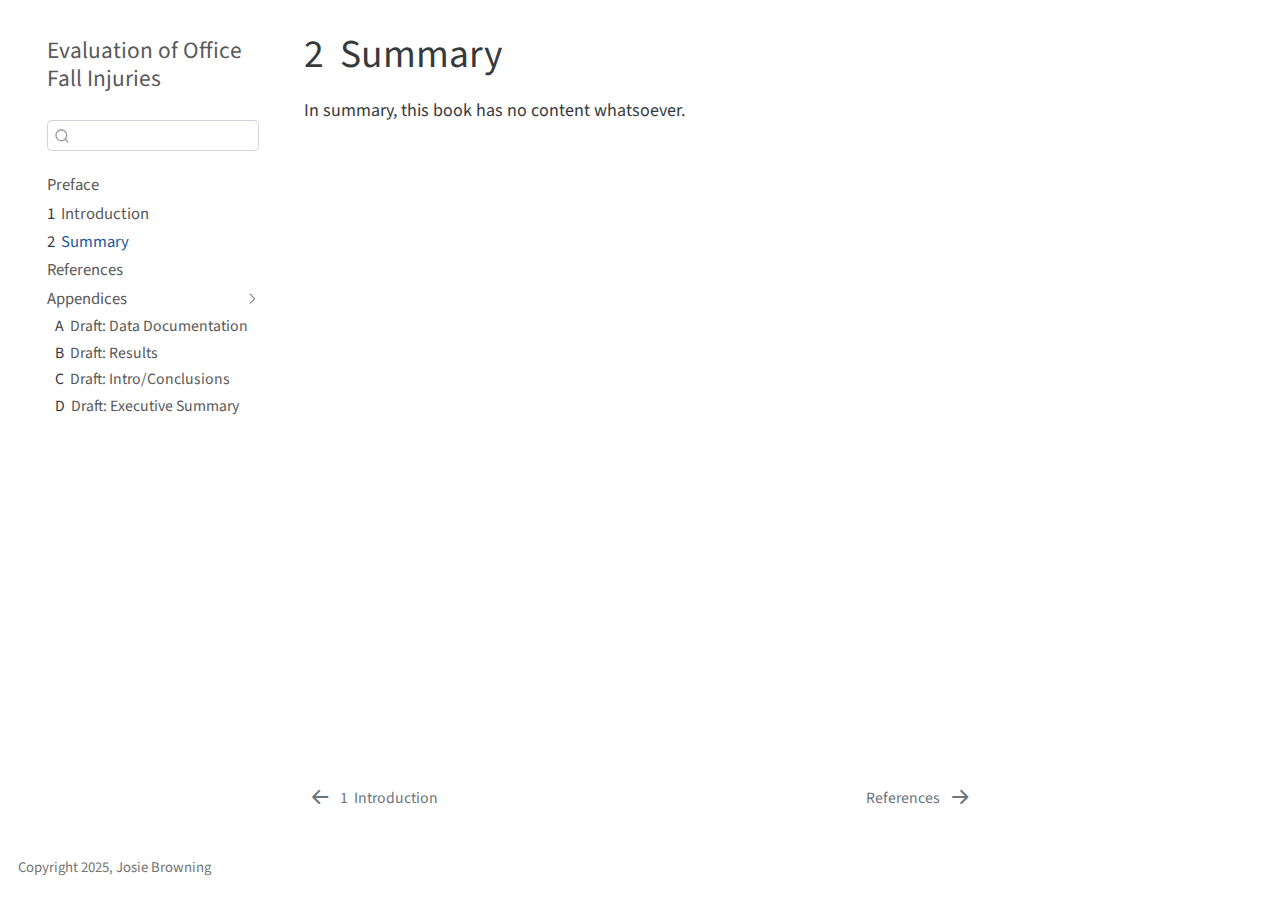
<file: docs/summary.html>
<!DOCTYPE html>
<html xmlns="http://www.w3.org/1999/xhtml" lang="en" xml:lang="en"><head>

<meta charset="utf-8">
<meta name="generator" content="quarto-1.2.313">

<meta name="viewport" content="width=device-width, initial-scale=1.0, user-scalable=yes">


<title>Evaluation of Office Fall Injuries - 2&nbsp; Summary</title>
<style>
code{white-space: pre-wrap;}
span.smallcaps{font-variant: small-caps;}
div.columns{display: flex; gap: min(4vw, 1.5em);}
div.column{flex: auto; overflow-x: auto;}
div.hanging-indent{margin-left: 1.5em; text-indent: -1.5em;}
ul.task-list{list-style: none;}
ul.task-list li input[type="checkbox"] {
  width: 0.8em;
  margin: 0 0.8em 0.2em -1.6em;
  vertical-align: middle;
}
</style>


<script src="site_libs/quarto-nav/quarto-nav.js"></script>
<script src="site_libs/quarto-nav/headroom.min.js"></script>
<script src="site_libs/clipboard/clipboard.min.js"></script>
<script src="site_libs/quarto-search/autocomplete.umd.js"></script>
<script src="site_libs/quarto-search/fuse.min.js"></script>
<script src="site_libs/quarto-search/quarto-search.js"></script>
<meta name="quarto:offset" content="./">
<link href="./references.html" rel="next">
<link href="./intro.html" rel="prev">
<script src="site_libs/quarto-html/quarto.js"></script>
<script src="site_libs/quarto-html/popper.min.js"></script>
<script src="site_libs/quarto-html/tippy.umd.min.js"></script>
<script src="site_libs/quarto-html/anchor.min.js"></script>
<link href="site_libs/quarto-html/tippy.css" rel="stylesheet">
<link href="site_libs/quarto-html/quarto-syntax-highlighting.css" rel="stylesheet" id="quarto-text-highlighting-styles">
<script src="site_libs/bootstrap/bootstrap.min.js"></script>
<link href="site_libs/bootstrap/bootstrap-icons.css" rel="stylesheet">
<link href="site_libs/bootstrap/bootstrap.min.css" rel="stylesheet" id="quarto-bootstrap" data-mode="light">
<script id="quarto-search-options" type="application/json">{
  "location": "sidebar",
  "copy-button": false,
  "collapse-after": 3,
  "panel-placement": "start",
  "type": "textbox",
  "limit": 20,
  "language": {
    "search-no-results-text": "No results",
    "search-matching-documents-text": "matching documents",
    "search-copy-link-title": "Copy link to search",
    "search-hide-matches-text": "Hide additional matches",
    "search-more-match-text": "more match in this document",
    "search-more-matches-text": "more matches in this document",
    "search-clear-button-title": "Clear",
    "search-detached-cancel-button-title": "Cancel",
    "search-submit-button-title": "Submit"
  }
}</script>


</head>

<body class="nav-sidebar floating">

<div id="quarto-search-results"></div>
  <header id="quarto-header" class="headroom fixed-top">
  <nav class="quarto-secondary-nav" data-bs-toggle="collapse" data-bs-target="#quarto-sidebar" aria-controls="quarto-sidebar" aria-expanded="false" aria-label="Toggle sidebar navigation" onclick="if (window.quartoToggleHeadroom) { window.quartoToggleHeadroom(); }">
    <div class="container-fluid d-flex justify-content-between">
      <h1 class="quarto-secondary-nav-title"><span class="chapter-number">2</span>&nbsp; <span class="chapter-title">Summary</span></h1>
      <button type="button" class="quarto-btn-toggle btn" aria-label="Show secondary navigation">
        <i class="bi bi-chevron-right"></i>
      </button>
    </div>
  </nav>
</header>
<!-- content -->
<div id="quarto-content" class="quarto-container page-columns page-rows-contents page-layout-article">
<!-- sidebar -->
  <nav id="quarto-sidebar" class="sidebar collapse sidebar-navigation floating overflow-auto">
    <div class="pt-lg-2 mt-2 text-left sidebar-header">
    <div class="sidebar-title mb-0 py-0">
      <a href="./">Evaluation of Office Fall Injuries</a> 
    </div>
      </div>
      <div class="mt-2 flex-shrink-0 align-items-center">
        <div class="sidebar-search">
        <div id="quarto-search" class="" title="Search"></div>
        </div>
      </div>
    <div class="sidebar-menu-container"> 
    <ul class="list-unstyled mt-1">
        <li class="sidebar-item">
  <div class="sidebar-item-container"> 
  <a href="./index.html" class="sidebar-item-text sidebar-link">Preface</a>
  </div>
</li>
        <li class="sidebar-item">
  <div class="sidebar-item-container"> 
  <a href="./intro.html" class="sidebar-item-text sidebar-link"><span class="chapter-number">1</span>&nbsp; <span class="chapter-title">Introduction</span></a>
  </div>
</li>
        <li class="sidebar-item">
  <div class="sidebar-item-container"> 
  <a href="./summary.html" class="sidebar-item-text sidebar-link active"><span class="chapter-number">2</span>&nbsp; <span class="chapter-title">Summary</span></a>
  </div>
</li>
        <li class="sidebar-item">
  <div class="sidebar-item-container"> 
  <a href="./references.html" class="sidebar-item-text sidebar-link">References</a>
  </div>
</li>
        <li class="sidebar-item sidebar-item-section">
      <div class="sidebar-item-container"> 
            <a class="sidebar-item-text sidebar-link text-start" data-bs-toggle="collapse" data-bs-target="#quarto-sidebar-section-1" aria-expanded="true">Appendices</a>
          <a class="sidebar-item-toggle text-start" data-bs-toggle="collapse" data-bs-target="#quarto-sidebar-section-1" aria-expanded="true">
            <i class="bi bi-chevron-right ms-2"></i>
          </a> 
      </div>
      <ul id="quarto-sidebar-section-1" class="collapse list-unstyled sidebar-section depth1 show">  
          <li class="sidebar-item">
  <div class="sidebar-item-container"> 
  <a href="./draft-data-doc.html" class="sidebar-item-text sidebar-link"><span class="chapter-number">A</span>&nbsp; <span class="chapter-title">Draft: Data Documentation</span></a>
  </div>
</li>
          <li class="sidebar-item">
  <div class="sidebar-item-container"> 
  <a href="./draft-results.html" class="sidebar-item-text sidebar-link"><span class="chapter-number">B</span>&nbsp; <span class="chapter-title">Draft: Results</span></a>
  </div>
</li>
          <li class="sidebar-item">
  <div class="sidebar-item-container"> 
  <a href="./draft-intro-conclusions.html" class="sidebar-item-text sidebar-link"><span class="chapter-number">C</span>&nbsp; <span class="chapter-title">Draft: Intro/Conclusions</span></a>
  </div>
</li>
          <li class="sidebar-item">
  <div class="sidebar-item-container"> 
  <a href="./draft-exec-summary.html" class="sidebar-item-text sidebar-link"><span class="chapter-number">D</span>&nbsp; <span class="chapter-title">Draft: Executive Summary</span></a>
  </div>
</li>
      </ul>
  </li>
    </ul>
    </div>
</nav>
<!-- margin-sidebar -->
    <div id="quarto-margin-sidebar" class="sidebar margin-sidebar">
        
    </div>
<!-- main -->
<main class="content" id="quarto-document-content">

<header id="title-block-header" class="quarto-title-block default">
<div class="quarto-title">
<h1 class="title d-none d-lg-block"><span class="chapter-number">2</span>&nbsp; <span class="chapter-title">Summary</span></h1>
</div>



<div class="quarto-title-meta">

    
  
    
  </div>
  

</header>

<p>In summary, this book has no content whatsoever.</p>



</main> <!-- /main -->
<script id="quarto-html-after-body" type="application/javascript">
window.document.addEventListener("DOMContentLoaded", function (event) {
  const toggleBodyColorMode = (bsSheetEl) => {
    const mode = bsSheetEl.getAttribute("data-mode");
    const bodyEl = window.document.querySelector("body");
    if (mode === "dark") {
      bodyEl.classList.add("quarto-dark");
      bodyEl.classList.remove("quarto-light");
    } else {
      bodyEl.classList.add("quarto-light");
      bodyEl.classList.remove("quarto-dark");
    }
  }
  const toggleBodyColorPrimary = () => {
    const bsSheetEl = window.document.querySelector("link#quarto-bootstrap");
    if (bsSheetEl) {
      toggleBodyColorMode(bsSheetEl);
    }
  }
  toggleBodyColorPrimary();  
  const icon = "";
  const anchorJS = new window.AnchorJS();
  anchorJS.options = {
    placement: 'right',
    icon: icon
  };
  anchorJS.add('.anchored');
  const clipboard = new window.ClipboardJS('.code-copy-button', {
    target: function(trigger) {
      return trigger.previousElementSibling;
    }
  });
  clipboard.on('success', function(e) {
    // button target
    const button = e.trigger;
    // don't keep focus
    button.blur();
    // flash "checked"
    button.classList.add('code-copy-button-checked');
    var currentTitle = button.getAttribute("title");
    button.setAttribute("title", "Copied!");
    let tooltip;
    if (window.bootstrap) {
      button.setAttribute("data-bs-toggle", "tooltip");
      button.setAttribute("data-bs-placement", "left");
      button.setAttribute("data-bs-title", "Copied!");
      tooltip = new bootstrap.Tooltip(button, 
        { trigger: "manual", 
          customClass: "code-copy-button-tooltip",
          offset: [0, -8]});
      tooltip.show();    
    }
    setTimeout(function() {
      if (tooltip) {
        tooltip.hide();
        button.removeAttribute("data-bs-title");
        button.removeAttribute("data-bs-toggle");
        button.removeAttribute("data-bs-placement");
      }
      button.setAttribute("title", currentTitle);
      button.classList.remove('code-copy-button-checked');
    }, 1000);
    // clear code selection
    e.clearSelection();
  });
  function tippyHover(el, contentFn) {
    const config = {
      allowHTML: true,
      content: contentFn,
      maxWidth: 500,
      delay: 100,
      arrow: false,
      appendTo: function(el) {
          return el.parentElement;
      },
      interactive: true,
      interactiveBorder: 10,
      theme: 'quarto',
      placement: 'bottom-start'
    };
    window.tippy(el, config); 
  }
  const noterefs = window.document.querySelectorAll('a[role="doc-noteref"]');
  for (var i=0; i<noterefs.length; i++) {
    const ref = noterefs[i];
    tippyHover(ref, function() {
      // use id or data attribute instead here
      let href = ref.getAttribute('data-footnote-href') || ref.getAttribute('href');
      try { href = new URL(href).hash; } catch {}
      const id = href.replace(/^#\/?/, "");
      const note = window.document.getElementById(id);
      return note.innerHTML;
    });
  }
  const findCites = (el) => {
    const parentEl = el.parentElement;
    if (parentEl) {
      const cites = parentEl.dataset.cites;
      if (cites) {
        return {
          el,
          cites: cites.split(' ')
        };
      } else {
        return findCites(el.parentElement)
      }
    } else {
      return undefined;
    }
  };
  var bibliorefs = window.document.querySelectorAll('a[role="doc-biblioref"]');
  for (var i=0; i<bibliorefs.length; i++) {
    const ref = bibliorefs[i];
    const citeInfo = findCites(ref);
    if (citeInfo) {
      tippyHover(citeInfo.el, function() {
        var popup = window.document.createElement('div');
        citeInfo.cites.forEach(function(cite) {
          var citeDiv = window.document.createElement('div');
          citeDiv.classList.add('hanging-indent');
          citeDiv.classList.add('csl-entry');
          var biblioDiv = window.document.getElementById('ref-' + cite);
          if (biblioDiv) {
            citeDiv.innerHTML = biblioDiv.innerHTML;
          }
          popup.appendChild(citeDiv);
        });
        return popup.innerHTML;
      });
    }
  }
});
</script>
<nav class="page-navigation">
  <div class="nav-page nav-page-previous">
      <a href="./intro.html" class="pagination-link">
        <i class="bi bi-arrow-left-short"></i> <span class="nav-page-text"><span class="chapter-number">1</span>&nbsp; <span class="chapter-title">Introduction</span></span>
      </a>          
  </div>
  <div class="nav-page nav-page-next">
      <a href="./references.html" class="pagination-link">
        <span class="nav-page-text">References</span> <i class="bi bi-arrow-right-short"></i>
      </a>
  </div>
</nav>
</div> <!-- /content -->
<footer class="footer">
  <div class="nav-footer">
    <div class="nav-footer-left">Copyright 2025, Josie Browning</div>   
  </div>
</footer>



</body></html>
</file>
<file: docs/site_libs/quarto-html/tippy.css>
.tippy-box[data-animation=fade][data-state=hidden]{opacity:0}[data-tippy-root]{max-width:calc(100vw - 10px)}.tippy-box{position:relative;background-color:#333;color:#fff;border-radius:4px;font-size:14px;line-height:1.4;white-space:normal;outline:0;transition-property:transform,visibility,opacity}.tippy-box[data-placement^=top]>.tippy-arrow{bottom:0}.tippy-box[data-placement^=top]>.tippy-arrow:before{bottom:-7px;left:0;border-width:8px 8px 0;border-top-color:initial;transform-origin:center top}.tippy-box[data-placement^=bottom]>.tippy-arrow{top:0}.tippy-box[data-placement^=bottom]>.tippy-arrow:before{top:-7px;left:0;border-width:0 8px 8px;border-bottom-color:initial;transform-origin:center bottom}.tippy-box[data-placement^=left]>.tippy-arrow{right:0}.tippy-box[data-placement^=left]>.tippy-arrow:before{border-width:8px 0 8px 8px;border-left-color:initial;right:-7px;transform-origin:center left}.tippy-box[data-placement^=right]>.tippy-arrow{left:0}.tippy-box[data-placement^=right]>.tippy-arrow:before{left:-7px;border-width:8px 8px 8px 0;border-right-color:initial;transform-origin:center right}.tippy-box[data-inertia][data-state=visible]{transition-timing-function:cubic-bezier(.54,1.5,.38,1.11)}.tippy-arrow{width:16px;height:16px;color:#333}.tippy-arrow:before{content:"";position:absolute;border-color:transparent;border-style:solid}.tippy-content{position:relative;padding:5px 9px;z-index:1}
</file>
<file: docs/site_libs/quarto-html/quarto-syntax-highlighting.css>
/* quarto syntax highlight colors */
:root {
  --quarto-hl-ot-color: #d91e18;
  --quarto-hl-at-color: #a55a00;
  --quarto-hl-ss-color: #008000;
  --quarto-hl-an-color: #696969;
  --quarto-hl-fu-color: #06287e;
  --quarto-hl-st-color: #008000;
  --quarto-hl-cf-color: #d91e18;
  --quarto-hl-op-color: #00769e;
  --quarto-hl-er-color: #7928a1;
  --quarto-hl-bn-color: #7928a1;
  --quarto-hl-al-color: #7928a1;
  --quarto-hl-va-color: #a55a00;
  --quarto-hl-bu-color: inherit;
  --quarto-hl-ex-color: inherit;
  --quarto-hl-pp-color: #7928a1;
  --quarto-hl-in-color: #696969;
  --quarto-hl-vs-color: #008000;
  --quarto-hl-wa-color: #696969;
  --quarto-hl-do-color: #696969;
  --quarto-hl-im-color: inherit;
  --quarto-hl-ch-color: #008000;
  --quarto-hl-dt-color: #7928a1;
  --quarto-hl-fl-color: #a55a00;
  --quarto-hl-co-color: #696969;
  --quarto-hl-cv-color: #696969;
  --quarto-hl-cn-color: #d91e18;
  --quarto-hl-sc-color: #00769e;
  --quarto-hl-dv-color: #7928a1;
  --quarto-hl-kw-color: #d91e18;
}

/* other quarto variables */
:root {
  --quarto-font-monospace: SFMono-Regular, Menlo, Monaco, Consolas, "Liberation Mono", "Courier New", monospace;
}

pre > code.sourceCode > span {
  color: #545454;
}

code span {
  color: #545454;
}

code.sourceCode > span {
  color: #545454;
}

div.sourceCode,
div.sourceCode pre.sourceCode {
  color: #545454;
}

code span.ot {
  color: #d91e18;
}

code span.at {
  color: #a55a00;
}

code span.ss {
  color: #008000;
}

code span.an {
  color: #696969;
}

code span.fu {
  color: #06287e;
}

code span.st {
  color: #008000;
}

code span.cf {
  color: #d91e18;
}

code span.op {
  color: #00769e;
}

code span.er {
  color: #7928a1;
}

code span.bn {
  color: #7928a1;
}

code span.al {
  color: #7928a1;
}

code span.va {
  color: #a55a00;
}

code span.pp {
  color: #7928a1;
}

code span.in {
  color: #696969;
}

code span.vs {
  color: #008000;
}

code span.wa {
  color: #696969;
  font-style: italic;
}

code span.do {
  color: #696969;
  font-style: italic;
}

code span.ch {
  color: #008000;
}

code span.dt {
  color: #7928a1;
}

code span.fl {
  color: #a55a00;
}

code span.co {
  color: #696969;
}

code span.cv {
  color: #696969;
  font-style: italic;
}

code span.cn {
  color: #d91e18;
}

code span.sc {
  color: #00769e;
}

code span.dv {
  color: #7928a1;
}

code span.kw {
  color: #d91e18;
}

.prevent-inlining {
  content: "</";
}

/*# sourceMappingURL=debc5d5d77c3f9108843748ff7464032.css.map */
</file>
